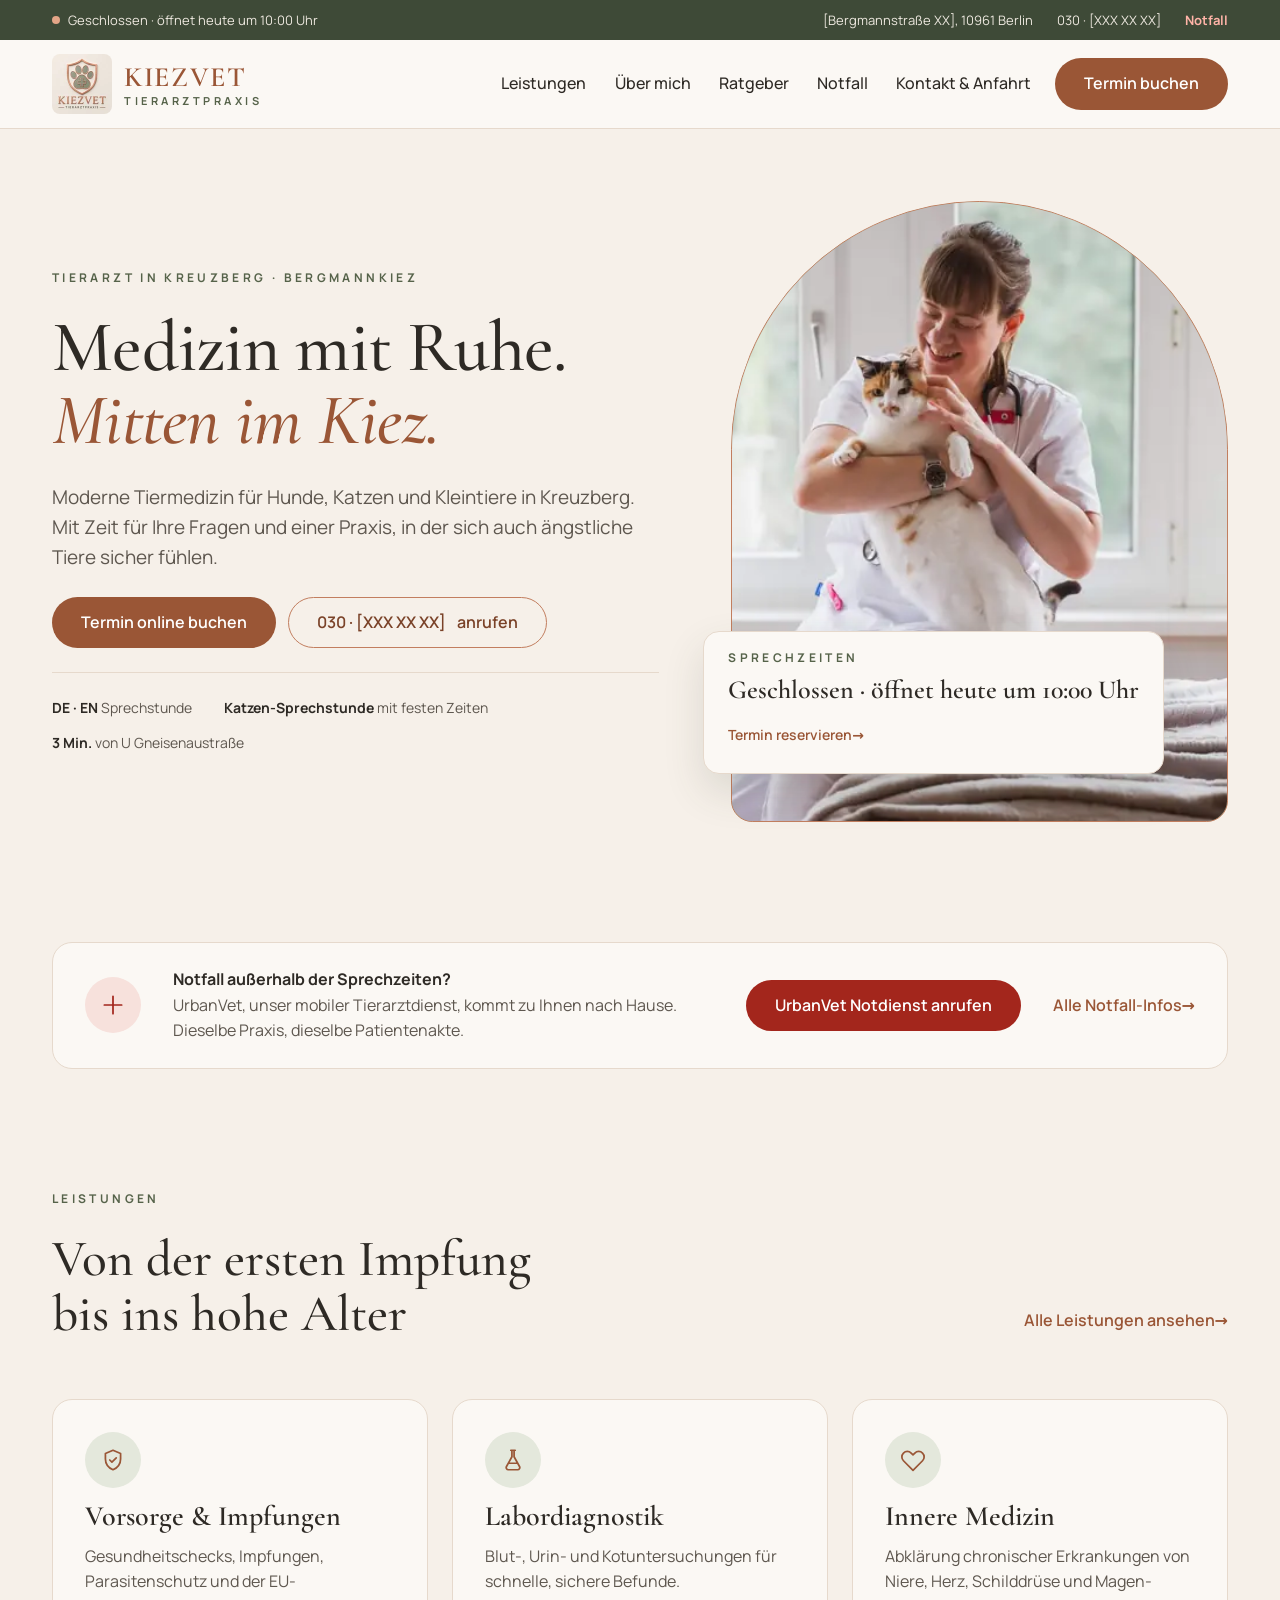
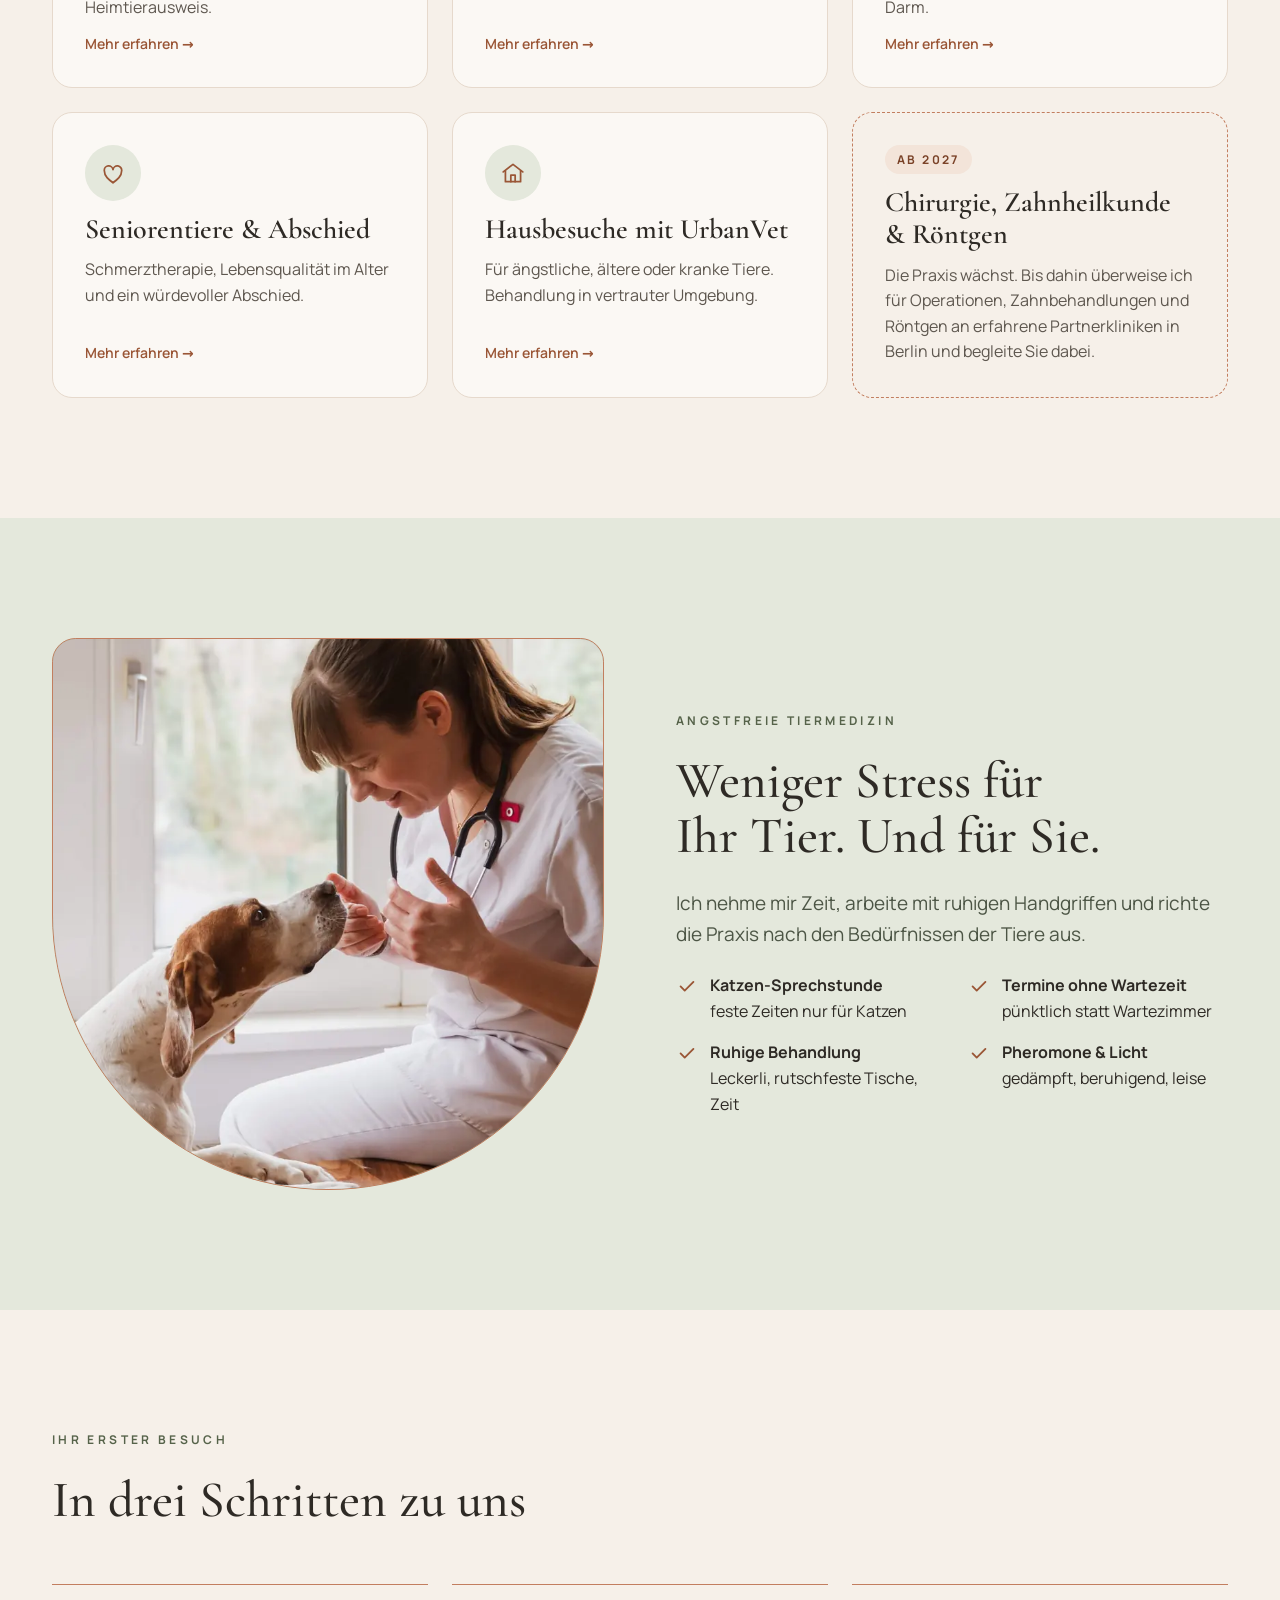
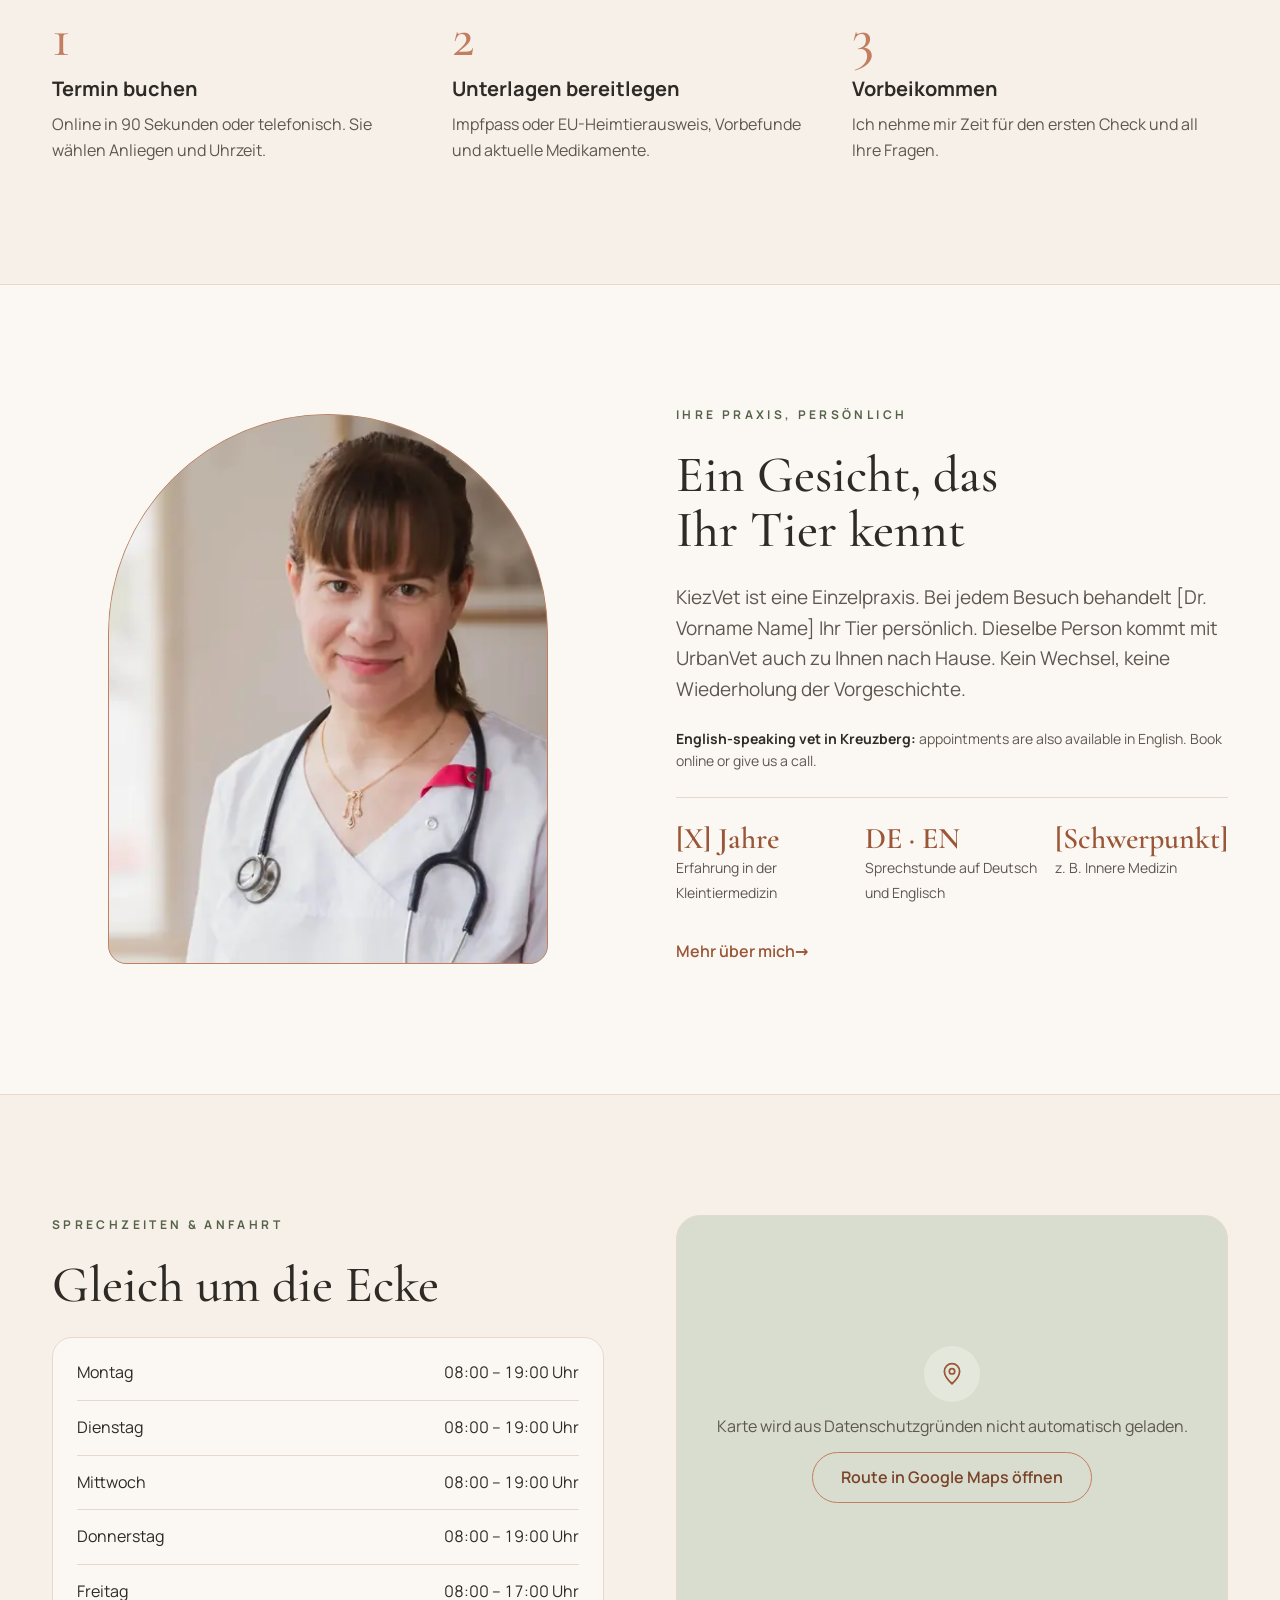
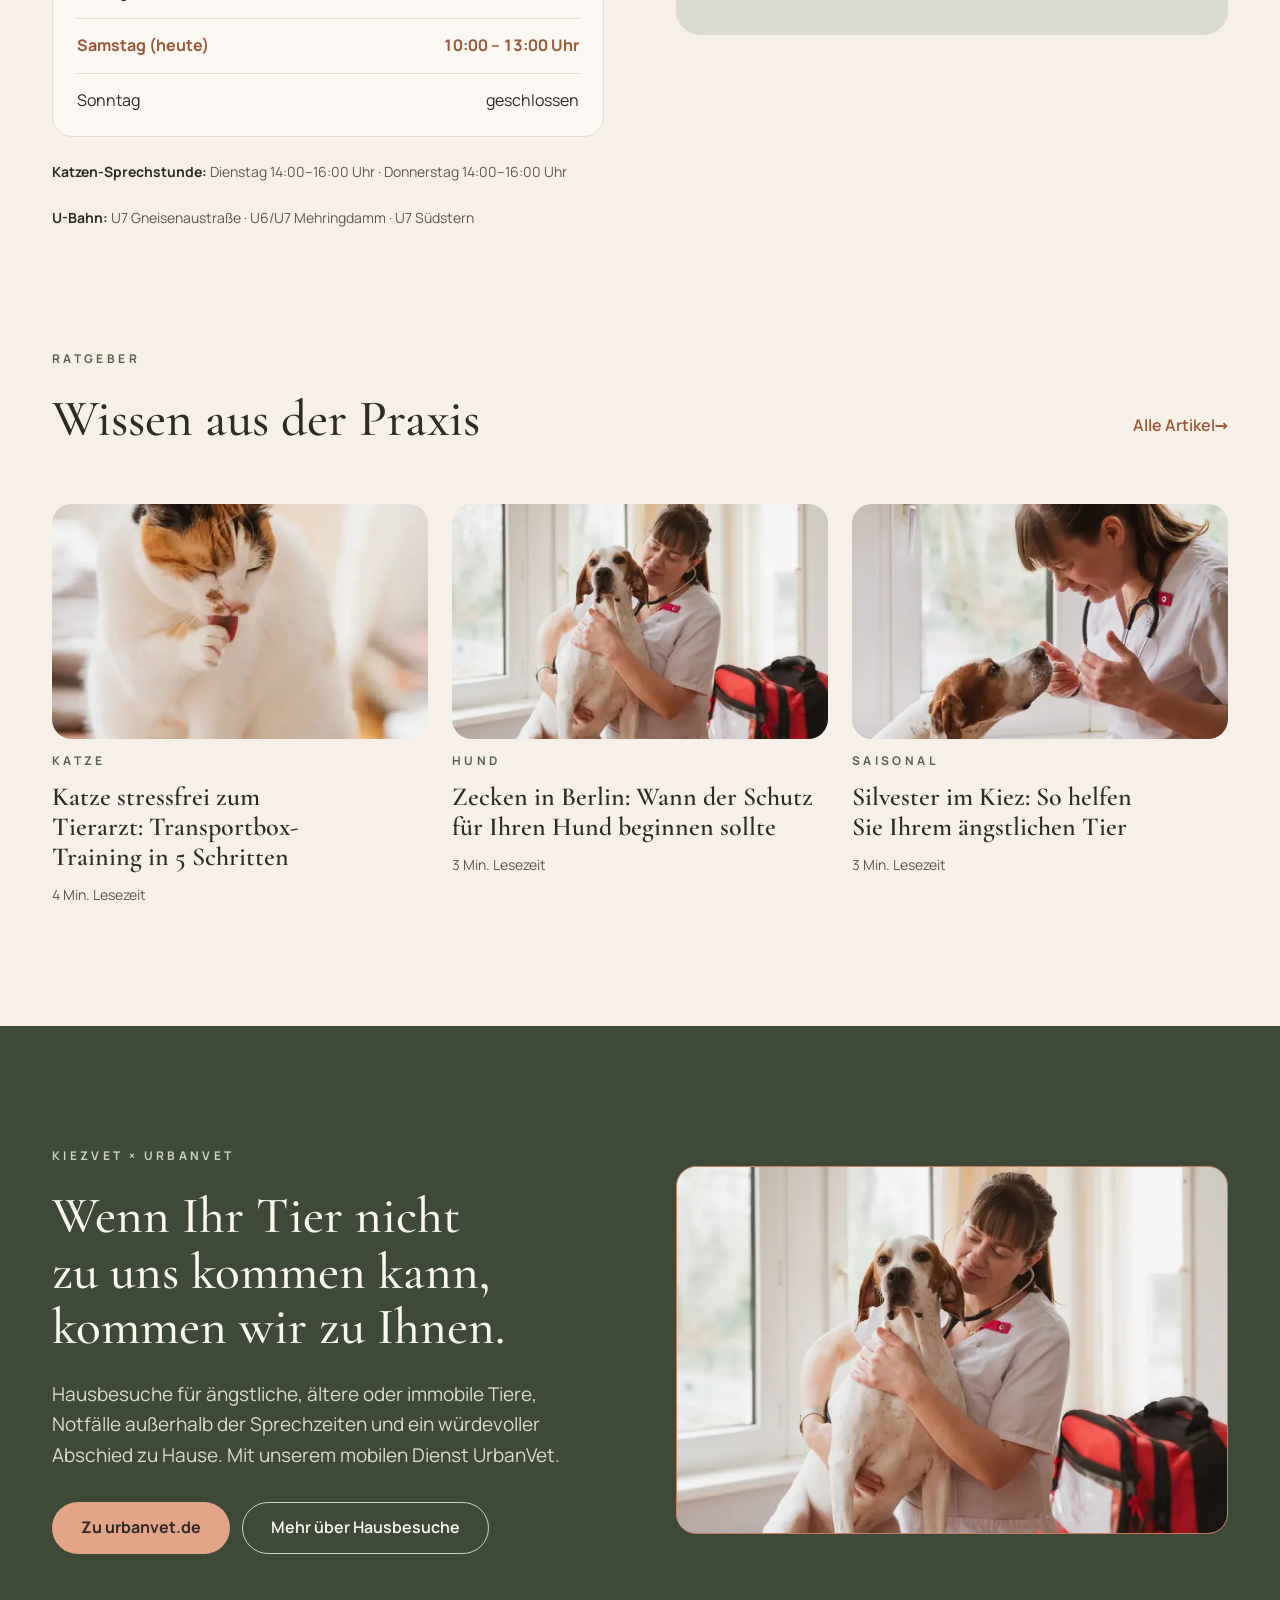
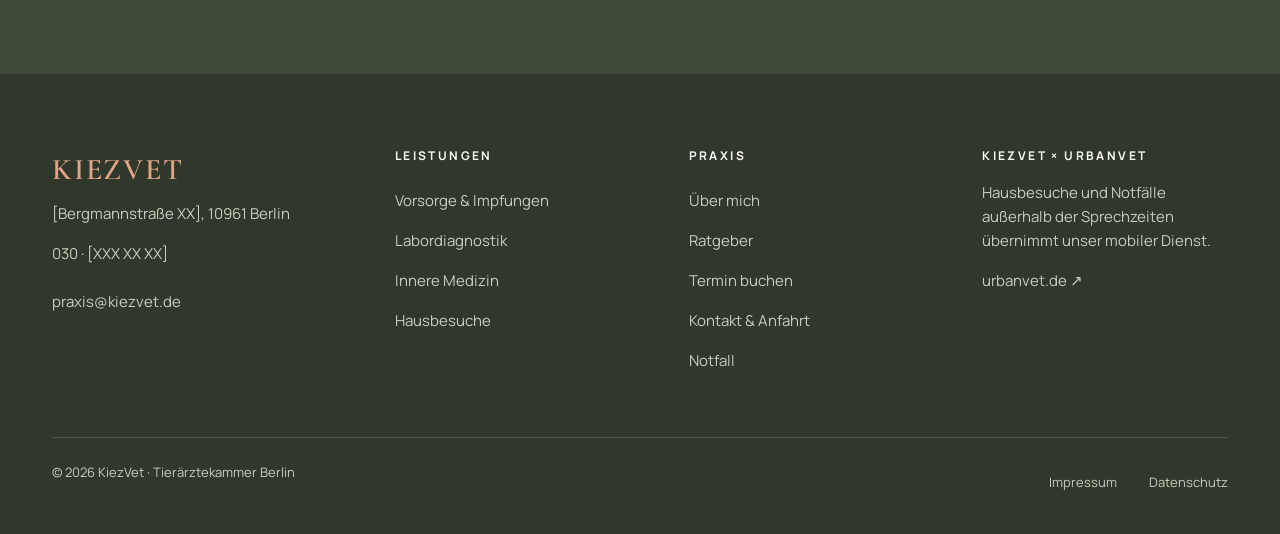
<file: index.html>
<!doctype html>
<html lang="de">
<head>
  <meta charset="utf-8">
  <meta name="viewport" content="width=device-width, initial-scale=1, viewport-fit=cover">
  <title>Tierarzt Kreuzberg – KiezVet, Ihre Praxis im Bergmannkiez</title>
  <meta name="description" content="Tierarztpraxis im Bergmannkiez, Berlin-Kreuzberg: Vorsorge, Impfungen, Labor und Innere Medizin für Hund, Katze und Kleintier. Online Termin buchen.">
  <meta name="theme-color" content="#3e4a37">
  <meta name="robots" content="index, follow, max-image-preview:large">
  <link rel="canonical" href="https://kiezvet.de/">
  <meta property="og:type" content="website">
  <meta property="og:site_name" content="KiezVet">
  <meta property="og:locale" content="de_DE">
  <meta property="og:title" content="Tierarzt Kreuzberg – KiezVet, Ihre Praxis im Bergmannkiez">
  <meta property="og:description" content="Tierarztpraxis im Bergmannkiez, Berlin-Kreuzberg: Vorsorge, Impfungen, Labor und Innere Medizin für Hund, Katze und Kleintier. Online Termin buchen.">
  <meta property="og:url" content="https://kiezvet.de/">
  <meta property="og:image" content="https://kiezvet.de/assets/img/og-image.jpg">
  <meta property="og:image:width" content="1200">
  <meta property="og:image:height" content="630">
  <meta property="og:image:alt" content="Tierärztin von KiezVet mit einer Katze im Arm">
  <meta name="twitter:card" content="summary_large_image">
  <link rel="icon" href="assets/img/favicon-48.png" type="image/png" sizes="48x48">
  <link rel="apple-touch-icon" href="apple-touch-icon.png">
  <link rel="preload" href="assets/fonts/manrope-normal-2.woff2" as="font" type="font/woff2" crossorigin>
  <link rel="stylesheet" href="assets/css/fonts.css">
  <link rel="stylesheet" href="assets/css/styles.css">
  <script type="application/ld+json">
  {
    "@context": "https://schema.org",
    "@type": "VeterinaryCare",
    "@id": "https://kiezvet.de/#praxis",
    "name": "KiezVet Tierarztpraxis",
    "url": "https://kiezvet.de/",
    "logo": "https://kiezvet.de/assets/img/logo-512.png",
    "image": "https://kiezvet.de/assets/img/og-image.jpg",
    "telephone": "+4930000000",
    "email": "praxis@kiezvet.de",
    "address": {
      "@type": "PostalAddress",
      "streetAddress": "[Bergmannstraße XX]",
      "postalCode": "10961",
      "addressLocality": "Berlin",
      "addressRegion": "Berlin",
      "addressCountry": "DE"
    },
    "areaServed": [
      "Berlin-Kreuzberg",
      "Bergmannkiez",
      "Berlin"
    ],
    "knowsLanguage": [
      "de",
      "en"
    ],
    "openingHoursSpecification": [
      {
        "@type": "OpeningHoursSpecification",
        "dayOfWeek": [
          "Monday",
          "Tuesday",
          "Wednesday",
          "Thursday"
        ],
        "opens": "08:00",
        "closes": "19:00"
      },
      {
        "@type": "OpeningHoursSpecification",
        "dayOfWeek": "Friday",
        "opens": "08:00",
        "closes": "17:00"
      },
      {
        "@type": "OpeningHoursSpecification",
        "dayOfWeek": "Saturday",
        "opens": "10:00",
        "closes": "13:00"
      }
    ],
    "sameAs": [
      "https://urbanvet.de"
    ]
  }
  </script>
  <link rel="preload" as="image" type="image/webp" imagesrcset="assets/img/hero-katze-480.webp 480w, assets/img/hero-katze-800.webp 800w, assets/img/hero-katze-1200.webp 1200w" imagesizes="(max-width: 1000px) min(100vw, 520px), 600px" fetchpriority="high">
</head>
<body>
<a class="skip-link" href="#main">Zum Inhalt springen</a>
<svg xmlns="http://www.w3.org/2000/svg" style="display:none" aria-hidden="true">
  <symbol id="i-shield" viewBox="0 0 24 24"><path d="M12 3l7 3v5c0 4.5-3 8.2-7 10-4-1.8-7-5.5-7-10V6l7-3z"/><path d="M9 12l2 2 4-4"/></symbol>
  <symbol id="i-lab" viewBox="0 0 24 24"><path d="M10 3h4M11 3v6l-5 9a2 2 0 0 0 1.7 3h8.6a2 2 0 0 0 1.7-3l-5-9V3M8 15h8"/></symbol>
  <symbol id="i-heart" viewBox="0 0 24 24"><path d="M20.8 5.6a5 5 0 0 0-7.1 0L12 7.3l-1.7-1.7a5 5 0 0 0-7.1 7.1L12 21.5l8.8-8.8a5 5 0 0 0 0-7.1z"/></symbol>
  <symbol id="i-home" viewBox="0 0 24 24"><path d="M3 11l9-7 9 7"/><path d="M5 10v10h14V10"/><path d="M10 20v-6h4v6"/></symbol>
  <symbol id="i-senior" viewBox="0 0 24 24"><path d="M12 21c-4-3-8-6-8-11a4 4 0 0 1 8-1 4 4 0 0 1 8 1c0 5-4 8-8 11z"/></symbol>
  <symbol id="i-check" viewBox="0 0 24 24"><path d="M5 12.5l4.5 4.5L19 7.5"/></symbol>
  <symbol id="i-plus" viewBox="0 0 24 24"><path d="M12 4v16M4 12h16"/></symbol>
  <symbol id="i-phone" viewBox="0 0 24 24"><path d="M5 4h4l2 5-2.5 1.5a11 11 0 0 0 5 5L15 13l5 2v4a2 2 0 0 1-2 2A16 16 0 0 1 3 6a2 2 0 0 1 2-2"/></symbol>
  <symbol id="i-calendar" viewBox="0 0 24 24"><rect x="4" y="5" width="16" height="15" rx="2"/><path d="M4 10h16M9 3v4M15 3v4"/></symbol>
  <symbol id="i-pin" viewBox="0 0 24 24"><path d="M12 21s-7-6.2-7-11.5A7 7 0 0 1 19 9.5C19 14.8 12 21 12 21z"/><circle cx="12" cy="9.5" r="2.5"/></symbol>
  <symbol id="i-menu" viewBox="0 0 24 24"><path d="M4 7h16M4 12h16M4 17h16"/></symbol>
  <symbol id="i-paw" viewBox="0 0 24 24"><circle cx="7" cy="9" r="1.8"/><circle cx="11" cy="6" r="1.8"/><circle cx="15" cy="6.5" r="1.8"/><circle cx="18" cy="10" r="1.8"/><path d="M12 11c-3 0-6 4-6 6.5 0 1.7 1.5 2.5 3 2.5 1.2 0 2-.5 3-.5s1.8.5 3 .5c1.5 0 3-.8 3-2.5 0-2.5-3-6.5-6-6.5z"/></symbol>
</svg>
<div class="utility-bar">
  <div class="container">
    <span class="status"><span class="dot" aria-hidden="true"></span><span data-open-status>Sprechzeiten siehe Kontakt</span></span>
    <span class="hide-sm" data-fill="address">[Bergmannstraße XX], 10961 Berlin</span>
    <a href="tel:+4930000000" data-tel="practice" data-fill="phone">030 · [XXX XX XX]</a>
    <a class="emergency-link" href="notfall.html">Notfall</a>
  </div>
</div>
<header class="site-header">
  <div class="container">
    <a class="brand" href="index.html" aria-label="KiezVet – zur Startseite">
      <img src="assets/img/logo-120.webp" alt="" width="60" height="60">
      <span class="brand-text"><span class="brand-name">KIEZVET</span><span class="brand-sub">TIERARZTPRAXIS</span></span>
    </a>
    <nav class="main-nav" id="main-nav" aria-label="Hauptnavigation">
      <ul>
        <li><a href="leistungen.html">Leistungen</a></li>
        <li><a href="ueber-mich.html">Über mich</a></li>
        <li><a href="ratgeber.html">Ratgeber</a></li>
        <li><a href="notfall.html">Notfall</a></li>
        <li><a href="kontakt.html">Kontakt & Anfahrt</a></li>
      </ul>
    </nav>
    <a class="btn btn--primary" href="termin.html">Termin buchen</a>
    <button class="nav-toggle" type="button" aria-expanded="false" aria-controls="main-nav" aria-label="Menü öffnen"><svg class="icon" aria-hidden="true"><use href="#i-menu"></use></svg></button>
  </div>
</header>

<main id="main">
<section class="hero">
  <div class="container hero-grid">
    <div class="hero-copy">
      <h1><span class="h1-kicker">Tierarzt in Kreuzberg · Bergmannkiez</span> Medizin mit Ruhe.<br><em>Mitten im Kiez.</em></h1>
      <p class="lead">Moderne Tiermedizin für Hunde, Katzen und Kleintiere in Kreuzberg. Mit Zeit für Ihre Fragen und einer Praxis, in der sich auch ängstliche Tiere sicher fühlen.</p>
      <div class="btn-row">
        <a class="btn btn--primary" href="termin.html">Termin online buchen</a>
        <a class="btn btn--secondary" href="tel:+4930000000" data-tel="practice"><span data-fill="phone">030 · [XXX XX XX]</span>&nbsp;anrufen</a>
      </div>
      <div class="trust-row">
        <span><strong>DE · EN</strong> Sprechstunde</span>
        <span><strong>Katzen-Sprechstunde</strong> mit festen Zeiten</span>
        <span><strong>3 Min.</strong> von U Gneisenaustraße</span>
      </div>
    </div>
    <div class="hero-media">
      <div class="frame frame--arch">
        <picture><source type="image/webp" srcset="assets/img/hero-katze-480.webp 480w, assets/img/hero-katze-800.webp 800w, assets/img/hero-katze-1200.webp 1200w" sizes="(max-width: 1000px) min(100vw, 520px), 600px"><img decoding="async" src="assets/img/hero-katze.jpg" alt="Tierärztin von KiezVet hält lächelnd eine dreifarbige Katze im Arm" class="pos-hero" width="1200" height="798" fetchpriority="high"></picture>
      </div>
      <div class="float-card">
        <span class="eyebrow">Sprechzeiten</span>
        <span class="big" data-open-status>Heute geöffnet</span>
        <a class="link-arrow small" href="termin.html">Termin reservieren</a>
      </div>
    </div>
  </div>
</section>

<section aria-label="Notfall-Hinweis">
  <div class="container">
    <div class="notice-band">
      <span class="icon-circle"><svg class="icon" aria-hidden="true"><use href="#i-plus"></use></svg></span>
      <div class="body">
        <strong>Notfall außerhalb der Sprechzeiten?</strong>
        <p class="muted">UrbanVet, unser mobiler Tierarztdienst, kommt zu Ihnen nach Hause. Dieselbe Praxis, dieselbe Patientenakte.</p>
      </div>
      <a class="btn btn--alert" href="tel:+4930000001" data-tel="urbanvet">UrbanVet Notdienst anrufen</a>
      <a class="link-arrow" href="notfall.html">Alle Notfall-Infos</a>
    </div>
  </div>
</section>

<section class="section">
  <div class="container stack-lg">
    <div class="section-head">
      <div class="stack">
        <span class="eyebrow">Leistungen</span>
        <h2>Von der ersten Impfung bis ins hohe Alter</h2>
      </div>
      <a class="link-arrow" href="leistungen.html">Alle Leistungen ansehen</a>
    </div>
    <div class="grid-3 grid-cards">
        <a class="card" href="leistungen.html#vorsorge">
          <span class="icon-circle"><svg class="icon" aria-hidden="true"><use href="#i-shield"></use></svg></span>
          <h3>Vorsorge &amp; Impfungen</h3>
          <p class="muted">Gesundheitschecks, Impfungen, Parasitenschutz und der EU-Heimtierausweis.</p>
          <span class="more">Mehr erfahren →</span>
        </a>
        <a class="card" href="leistungen.html#labor">
          <span class="icon-circle"><svg class="icon" aria-hidden="true"><use href="#i-lab"></use></svg></span>
          <h3>Labordiagnostik</h3>
          <p class="muted">Blut-, Urin- und Kotuntersuchungen für schnelle, sichere Befunde.</p>
          <span class="more">Mehr erfahren →</span>
        </a>
        <a class="card" href="leistungen.html#innere">
          <span class="icon-circle"><svg class="icon" aria-hidden="true"><use href="#i-heart"></use></svg></span>
          <h3>Innere Medizin</h3>
          <p class="muted">Abklärung chronischer Erkrankungen von Niere, Herz, Schilddrüse und Magen-Darm.</p>
          <span class="more">Mehr erfahren →</span>
        </a>
        <a class="card" href="leistungen.html#senioren">
          <span class="icon-circle"><svg class="icon" aria-hidden="true"><use href="#i-senior"></use></svg></span>
          <h3>Seniorentiere &amp; Abschied</h3>
          <p class="muted">Schmerztherapie, Lebensqualität im Alter und ein würdevoller Abschied.</p>
          <span class="more">Mehr erfahren →</span>
        </a>
        <a class="card" href="leistungen.html#hausbesuche">
          <span class="icon-circle"><svg class="icon" aria-hidden="true"><use href="#i-home"></use></svg></span>
          <h3>Hausbesuche mit UrbanVet</h3>
          <p class="muted">Für ängstliche, ältere oder kranke Tiere. Behandlung in vertrauter Umgebung.</p>
          <span class="more">Mehr erfahren →</span>
        </a>
        <div class="card card--future">
          <span class="badge">AB 2027</span>
          <h3>Chirurgie, Zahnheilkunde &amp; Röntgen</h3>
          <p class="muted">Die Praxis wächst. Bis dahin überweise ich für Operationen, Zahnbehandlungen und Röntgen an erfahrene Partnerkliniken in Berlin und begleite Sie dabei.</p>
        </div>
    </div>
  </div>
</section>

<section class="section section--sage">
  <div class="container split">
    <div class="frame frame--arch-down">
      <picture><source type="image/webp" srcset="assets/img/angstfrei-hund-480.webp 480w, assets/img/angstfrei-hund-800.webp 800w, assets/img/angstfrei-hund-1200.webp 1200w" sizes="(max-width: 1000px) min(100vw, 520px), 600px"><img decoding="async" src="assets/img/angstfrei-hund.jpg" alt="Angstfreie Behandlung: Ein Hund schnuppert vertrauensvoll an der Hand der Tierärztin" style="object-position:50% 40%" loading="lazy" width="1200" height="1803"></picture>
    </div>
    <div class="stack">
      <span class="eyebrow">Angstfreie Tiermedizin</span>
      <h2>Weniger Stress für Ihr Tier. Und für Sie.</h2>
      <p class="lead" style="color:#4c5545">Ich nehme mir Zeit, arbeite mit ruhigen Handgriffen und richte die Praxis nach den Bedürfnissen der Tiere aus.</p>
      <ul class="checklist">
        <li><svg class="icon" aria-hidden="true"><use href="#i-check"></use></svg><span><strong>Katzen-Sprechstunde</strong><br>feste Zeiten nur für Katzen</span></li>
        <li><svg class="icon" aria-hidden="true"><use href="#i-check"></use></svg><span><strong>Termine ohne Wartezeit</strong><br>pünktlich statt Wartezimmer</span></li>
        <li><svg class="icon" aria-hidden="true"><use href="#i-check"></use></svg><span><strong>Ruhige Behandlung</strong><br>Leckerli, rutschfeste Tische, Zeit</span></li>
        <li><svg class="icon" aria-hidden="true"><use href="#i-check"></use></svg><span><strong>Pheromone &amp; Licht</strong><br>gedämpft, beruhigend, leise</span></li>
      </ul>
    </div>
  </div>
</section>

<section class="section">
  <div class="container stack-lg">
    <div class="stack" style="max-width:640px">
      <span class="eyebrow">Ihr erster Besuch</span>
      <h2>In drei Schritten zu uns</h2>
    </div>
    <ol class="grid-3 steps" style="list-style:none;margin:0;padding:0">
      <li class="step"><span class="step-num" aria-hidden="true">1</span><h3>Termin buchen</h3><p class="muted">Online in 90 Sekunden oder telefonisch. Sie wählen Anliegen und Uhrzeit.</p></li>
      <li class="step"><span class="step-num" aria-hidden="true">2</span><h3>Unterlagen bereitlegen</h3><p class="muted">Impfpass oder EU-Heimtierausweis, Vorbefunde und aktuelle Medikamente.</p></li>
      <li class="step"><span class="step-num" aria-hidden="true">3</span><h3>Vorbeikommen</h3><p class="muted">Ich nehme mir Zeit für den ersten Check und all Ihre Fragen.</p></li>
    </ol>
  </div>
</section>

<section class="section section--linen">
  <div class="container split">
    <div class="frame frame--portrait">
      <picture><source type="image/webp" srcset="assets/img/portraet-480.webp 480w, assets/img/portraet-800.webp 800w, assets/img/portraet-1200.webp 1200w" sizes="(max-width: 1000px) min(100vw, 520px), 600px"><img decoding="async" src="assets/img/portraet.jpg" alt="Porträt der Tierärztin von KiezVet in Kreuzberg mit Stethoskop" class="pos-portrait" loading="lazy" width="1200" height="798"></picture>
    </div>
    <div class="stack">
      <span class="eyebrow">Ihre Praxis, persönlich</span>
      <h2>Ein Gesicht, das Ihr Tier kennt</h2>
      <p class="lead">KiezVet ist eine Einzelpraxis. Bei jedem Besuch behandelt [Dr. Vorname Name] Ihr Tier persönlich. Dieselbe Person kommt mit UrbanVet auch zu Ihnen nach Hause. Kein Wechsel, keine Wiederholung der Vorgeschichte.</p>
      <p lang="en" class="small muted"><strong style="color:var(--ink)">English-speaking vet in Kreuzberg:</strong> appointments are also available in English. Book online or give us a call.</p>
      <div class="facts">
        <div><div class="fact-value">[X] Jahre</div><span class="small muted">Erfahrung in der Kleintiermedizin</span></div>
        <div><div class="fact-value">DE · EN</div><span class="small muted">Sprechstunde auf Deutsch und Englisch</span></div>
        <div><div class="fact-value">[Schwerpunkt]</div><span class="small muted">z. B. Innere Medizin</span></div>
      </div>
      <a class="link-arrow" href="ueber-mich.html">Mehr über mich</a>
    </div>
  </div>
</section>

<section class="section">
  <div class="container split split--top">
    <div class="stack">
      <span class="eyebrow">Sprechzeiten &amp; Anfahrt</span>
      <h2>Gleich um die Ecke</h2>
      <div class="hours" data-hours-table>
        <div class="hours-row"><span>Mo – Do</span><span>08:00 – 19:00 Uhr</span></div>
        <div class="hours-row"><span>Fr</span><span>08:00 – 17:00 Uhr</span></div>
        <div class="hours-row"><span>Sa</span><span>10:00 – 13:00 Uhr</span></div>
      </div>
      <p class="small muted"><strong style="color:var(--ink)">Katzen-Sprechstunde:</strong> <span data-cat-hours>Di und Do 14–16 Uhr</span></p>
      <p class="small muted"><strong style="color:var(--ink)">U-Bahn:</strong> U7 Gneisenaustraße · U6/U7 Mehringdamm · U7 Südstern</p>
    </div>
    <div class="map-placeholder">
      <span class="icon-circle"><svg class="icon" aria-hidden="true"><use href="#i-pin"></use></svg></span>
      <p class="muted">Karte wird aus Datenschutzgründen nicht automatisch geladen.</p>
      <a class="btn btn--secondary" href="https://www.google.com/maps/search/?api=1&amp;query=KiezVet+Bergmannstra%C3%9Fe+Berlin" rel="noopener">Route in Google Maps öffnen</a>
    </div>
  </div>
</section>

<section class="section" style="padding-top:0">
  <div class="container stack-lg">
    <div class="section-head">
      <div class="stack"><span class="eyebrow">Ratgeber</span><h2>Wissen aus der Praxis</h2></div>
      <a class="link-arrow" href="ratgeber.html">Alle Artikel</a>
    </div>
    <div class="grid-3">
      <a class="post" href="ratgeber-katze-stressfrei-zum-tierarzt.html">
        <div class="post-media"><picture><source type="image/webp" srcset="assets/img/ratgeber-katze-480.webp 480w, assets/img/ratgeber-katze-800.webp 800w, assets/img/ratgeber-katze-1200.webp 1200w" sizes="(max-width: 700px) 100vw, 400px"><img decoding="async" src="assets/img/ratgeber-katze.jpg" alt="Eine dreifarbige Katze putzt sich entspannt die Pfote" width="1200" height="1803" loading="lazy"></picture></div>
        <span class="eyebrow">Katze</span>
        <h3 class="post-title">Katze stressfrei zum Tierarzt: Transportbox-Training in 5 Schritten</h3>
        <span class="small muted">4 Min. Lesezeit</span>
      </a>
      <a class="post" href="ratgeber-zecken-hund-berlin.html">
        <div class="post-media"><picture><source type="image/webp" srcset="assets/img/hausbesuch-hund-480.webp 480w, assets/img/hausbesuch-hund-800.webp 800w, assets/img/hausbesuch-hund-1200.webp 1200w" sizes="(max-width: 700px) 100vw, 400px"><img decoding="async" src="assets/img/hausbesuch-hund.jpg" alt="Die Tierärztin untersucht einen Hund mit dem Stethoskop" width="1200" height="798" loading="lazy"></picture></div>
        <span class="eyebrow">Hund</span>
        <h3 class="post-title">Zecken in Berlin: Wann der Schutz für Ihren Hund beginnen sollte</h3>
        <span class="small muted">3 Min. Lesezeit</span>
      </a>
      <a class="post" href="ratgeber-silvester-angst-hund-katze.html">
        <div class="post-media"><picture><source type="image/webp" srcset="assets/img/angstfrei-hund-480.webp 480w, assets/img/angstfrei-hund-800.webp 800w, assets/img/angstfrei-hund-1200.webp 1200w" sizes="(max-width: 700px) 100vw, 400px"><img decoding="async" src="assets/img/angstfrei-hund.jpg" alt="Ein Hund schnuppert vertrauensvoll an der Hand der Tierärztin" width="1200" height="1803" loading="lazy"></picture></div>
        <span class="eyebrow">Saisonal</span>
        <h3 class="post-title">Silvester im Kiez: So helfen Sie Ihrem ängstlichen Tier</h3>
        <span class="small muted">3 Min. Lesezeit</span>
      </a>
    </div>
  </div>
</section>

<section class="section section--dark urbanvet-band">
  <div class="container split">
    <div class="stack">
      <span class="eyebrow">KiezVet × UrbanVet</span>
      <h2>Wenn Ihr Tier nicht zu uns kommen kann, kommen wir zu Ihnen.</h2>
      <p class="lead">Hausbesuche für ängstliche, ältere oder immobile Tiere, Notfälle außerhalb der Sprechzeiten und ein würdevoller Abschied zu Hause. Mit unserem mobilen Dienst UrbanVet.</p>
      <div class="btn-row">
        <a class="btn btn--light" href="https://urbanvet.de" rel="noopener">Zu urbanvet.de</a>
        <a class="btn btn--ghost-light" href="leistungen.html#hausbesuche">Mehr über Hausbesuche</a>
      </div>
    </div>
    <div class="frame frame--wide">
      <picture><source type="image/webp" srcset="assets/img/hausbesuch-hund-480.webp 480w, assets/img/hausbesuch-hund-800.webp 800w, assets/img/hausbesuch-hund-1200.webp 1200w" sizes="(max-width: 1000px) min(100vw, 520px), 600px"><img decoding="async" src="assets/img/hausbesuch-hund.jpg" alt="Die Tierärztin hört einen Hund mit dem Stethoskop ab, daneben die rote Notfalltasche" class="pos-dog" loading="lazy" width="1200" height="798"></picture>
    </div>
  </div>
</section>
</main>

<footer class="site-footer">
  <div class="container">
    <div class="footer-grid">
      <div class="footer-col">
        <span class="footer-brand">KIEZVET</span>
        <span data-fill="address">[Bergmannstraße XX], 10961 Berlin</span>
        <a href="tel:+4930000000" data-tel="practice" data-fill="phone">030 · [XXX XX XX]</a>
        <a href="mailto:praxis@kiezvet.de" data-mail data-fill="email">praxis@kiezvet.de</a>
      </div>
      <div class="footer-col">
        <p class="footer-title">Leistungen</p>
        <ul>
          <li><a href="leistungen.html#vorsorge">Vorsorge &amp; Impfungen</a></li>
          <li><a href="leistungen.html#labor">Labordiagnostik</a></li>
          <li><a href="leistungen.html#innere">Innere Medizin</a></li>
          <li><a href="leistungen.html#hausbesuche">Hausbesuche</a></li>
        </ul>
      </div>
      <div class="footer-col">
        <p class="footer-title">Praxis</p>
        <ul>
          <li><a href="ueber-mich.html">Über mich</a></li>
          <li><a href="ratgeber.html">Ratgeber</a></li>
          <li><a href="termin.html">Termin buchen</a></li>
          <li><a href="kontakt.html">Kontakt &amp; Anfahrt</a></li>
          <li><a href="notfall.html">Notfall</a></li>
        </ul>
      </div>
      <div class="footer-col">
        <p class="footer-title">KiezVet × UrbanVet</p>
        <p>Hausbesuche und Notfälle außerhalb der Sprechzeiten übernimmt unser mobiler Dienst.</p>
        <a href="https://urbanvet.de" rel="noopener">urbanvet.de ↗</a>
      </div>
    </div>
    <div class="footer-bottom">
      <span>© <span data-year>2026</span> KiezVet · Tierärztekammer Berlin</span>
      <a href="impressum.html">Impressum</a>
      <a href="datenschutz.html">Datenschutz</a>
    </div>
  </div>
</footer>
<nav class="mobile-bar" aria-label="Schnellzugriff">
  <a href="tel:+4930000000" data-tel="practice"><svg class="icon" aria-hidden="true"><use href="#i-phone"></use></svg>Anrufen</a>
  <a class="is-primary" href="termin.html"><svg class="icon" aria-hidden="true"><use href="#i-calendar"></use></svg>Termin</a>
  <a class="is-alert" href="notfall.html"><svg class="icon" aria-hidden="true"><use href="#i-plus"></use></svg>Notfall</a>
</nav>

<script src="assets/js/config.js" defer></script>
<script src="assets/js/main.js" defer></script>
</body>
</html>
</file>
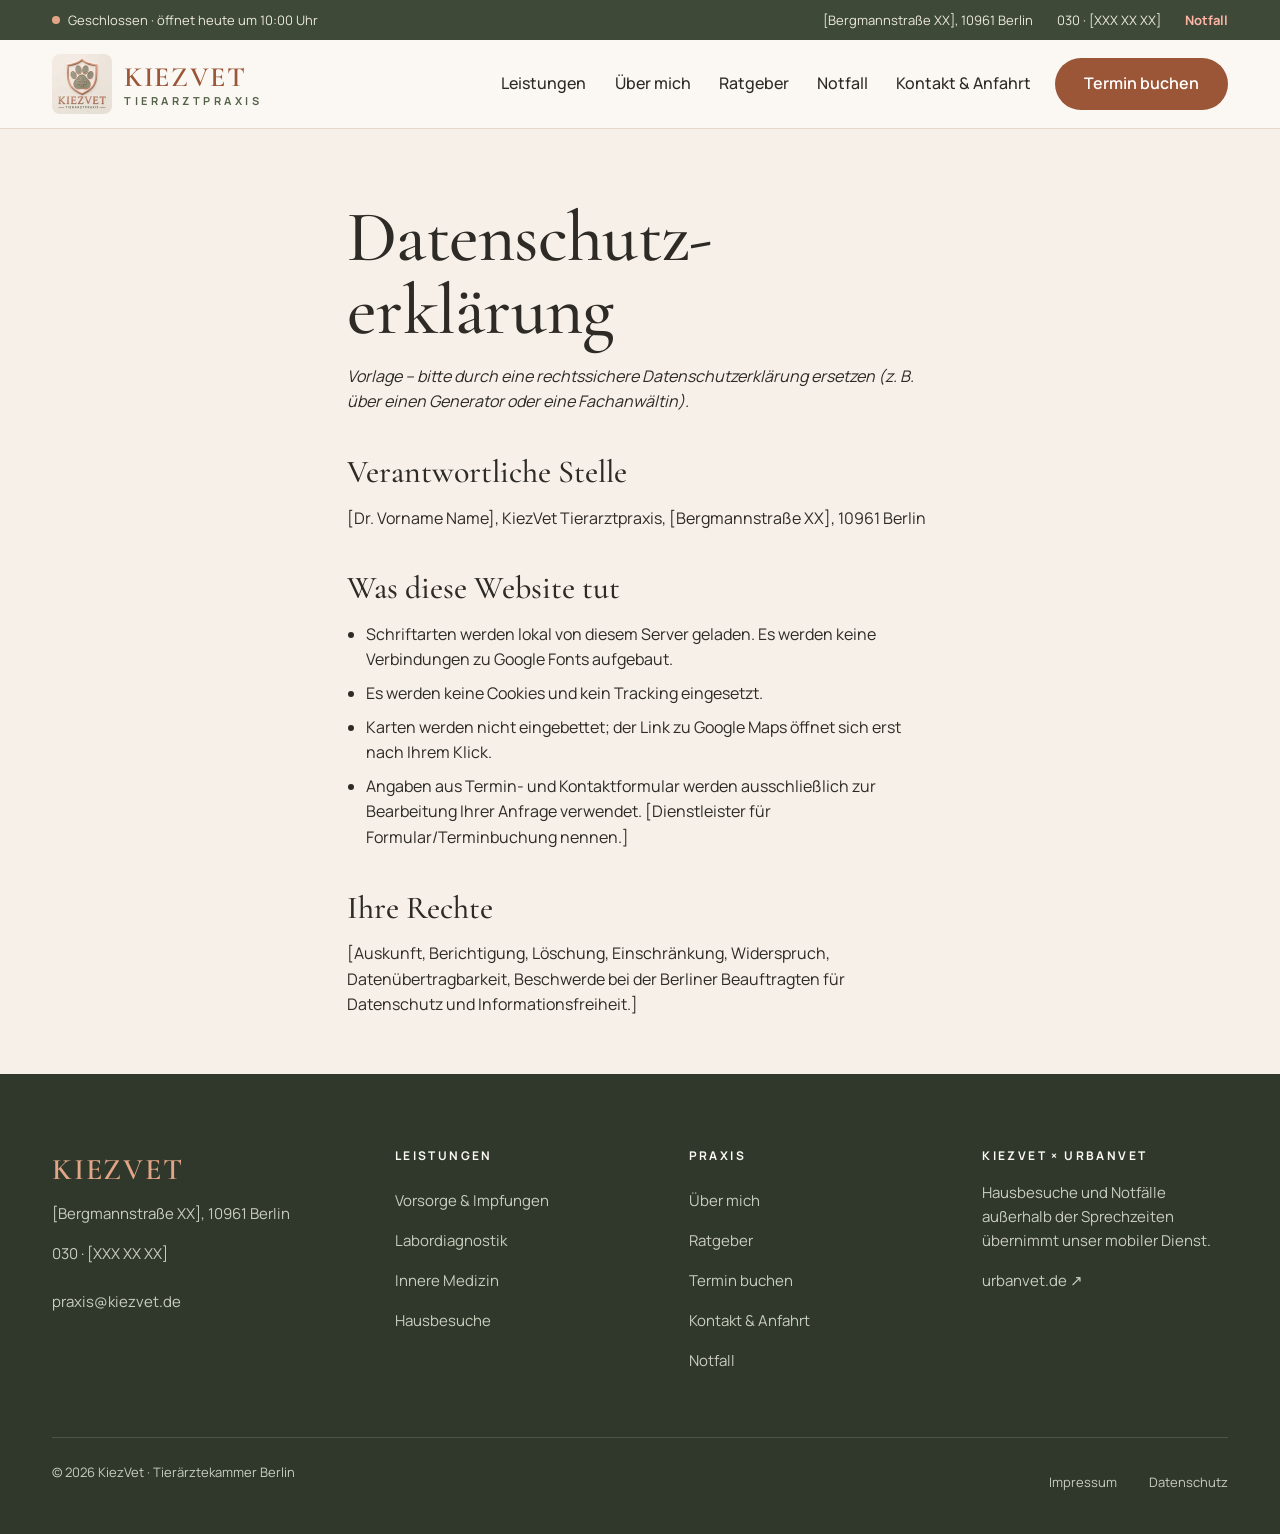
<file: datenschutz.html>
<!doctype html>
<html lang="de">
<head>
  <meta charset="utf-8">
  <meta name="viewport" content="width=device-width, initial-scale=1, viewport-fit=cover">
  <title>Datenschutz – KiezVet Tierarztpraxis</title>
  <meta name="description" content="Datenschutzerklärung der Tierarztpraxis KiezVet im Bergmannkiez, Berlin-Kreuzberg.">
  <meta name="theme-color" content="#3e4a37">
  <meta name="robots" content="noindex, follow">
  <link rel="canonical" href="https://kiezvet.de/datenschutz.html">
  <meta property="og:type" content="website">
  <meta property="og:site_name" content="KiezVet">
  <meta property="og:locale" content="de_DE">
  <meta property="og:title" content="Datenschutz – KiezVet Tierarztpraxis">
  <meta property="og:description" content="Datenschutzerklärung der Tierarztpraxis KiezVet im Bergmannkiez, Berlin-Kreuzberg.">
  <meta property="og:url" content="https://kiezvet.de/datenschutz.html">
  <meta property="og:image" content="https://kiezvet.de/assets/img/og-image.jpg">
  <meta property="og:image:width" content="1200">
  <meta property="og:image:height" content="630">
  <meta property="og:image:alt" content="Tierärztin von KiezVet mit einer Katze im Arm">
  <meta name="twitter:card" content="summary_large_image">
  <link rel="icon" href="assets/img/favicon-48.png" type="image/png" sizes="48x48">
  <link rel="apple-touch-icon" href="apple-touch-icon.png">
  <link rel="preload" href="assets/fonts/manrope-normal-2.woff2" as="font" type="font/woff2" crossorigin>
  <link rel="stylesheet" href="assets/css/fonts.css">
  <link rel="stylesheet" href="assets/css/styles.css">
</head>
<body>
<a class="skip-link" href="#main">Zum Inhalt springen</a>
<svg xmlns="http://www.w3.org/2000/svg" style="display:none" aria-hidden="true">
  <symbol id="i-shield" viewBox="0 0 24 24"><path d="M12 3l7 3v5c0 4.5-3 8.2-7 10-4-1.8-7-5.5-7-10V6l7-3z"/><path d="M9 12l2 2 4-4"/></symbol>
  <symbol id="i-lab" viewBox="0 0 24 24"><path d="M10 3h4M11 3v6l-5 9a2 2 0 0 0 1.7 3h8.6a2 2 0 0 0 1.7-3l-5-9V3M8 15h8"/></symbol>
  <symbol id="i-heart" viewBox="0 0 24 24"><path d="M20.8 5.6a5 5 0 0 0-7.1 0L12 7.3l-1.7-1.7a5 5 0 0 0-7.1 7.1L12 21.5l8.8-8.8a5 5 0 0 0 0-7.1z"/></symbol>
  <symbol id="i-home" viewBox="0 0 24 24"><path d="M3 11l9-7 9 7"/><path d="M5 10v10h14V10"/><path d="M10 20v-6h4v6"/></symbol>
  <symbol id="i-senior" viewBox="0 0 24 24"><path d="M12 21c-4-3-8-6-8-11a4 4 0 0 1 8-1 4 4 0 0 1 8 1c0 5-4 8-8 11z"/></symbol>
  <symbol id="i-check" viewBox="0 0 24 24"><path d="M5 12.5l4.5 4.5L19 7.5"/></symbol>
  <symbol id="i-plus" viewBox="0 0 24 24"><path d="M12 4v16M4 12h16"/></symbol>
  <symbol id="i-phone" viewBox="0 0 24 24"><path d="M5 4h4l2 5-2.5 1.5a11 11 0 0 0 5 5L15 13l5 2v4a2 2 0 0 1-2 2A16 16 0 0 1 3 6a2 2 0 0 1 2-2"/></symbol>
  <symbol id="i-calendar" viewBox="0 0 24 24"><rect x="4" y="5" width="16" height="15" rx="2"/><path d="M4 10h16M9 3v4M15 3v4"/></symbol>
  <symbol id="i-pin" viewBox="0 0 24 24"><path d="M12 21s-7-6.2-7-11.5A7 7 0 0 1 19 9.5C19 14.8 12 21 12 21z"/><circle cx="12" cy="9.5" r="2.5"/></symbol>
  <symbol id="i-menu" viewBox="0 0 24 24"><path d="M4 7h16M4 12h16M4 17h16"/></symbol>
  <symbol id="i-paw" viewBox="0 0 24 24"><circle cx="7" cy="9" r="1.8"/><circle cx="11" cy="6" r="1.8"/><circle cx="15" cy="6.5" r="1.8"/><circle cx="18" cy="10" r="1.8"/><path d="M12 11c-3 0-6 4-6 6.5 0 1.7 1.5 2.5 3 2.5 1.2 0 2-.5 3-.5s1.8.5 3 .5c1.5 0 3-.8 3-2.5 0-2.5-3-6.5-6-6.5z"/></symbol>
</svg>
<div class="utility-bar">
  <div class="container">
    <span class="status"><span class="dot" aria-hidden="true"></span><span data-open-status>Sprechzeiten siehe Kontakt</span></span>
    <span class="hide-sm" data-fill="address">[Bergmannstraße XX], 10961 Berlin</span>
    <a href="tel:+4930000000" data-tel="practice" data-fill="phone">030 · [XXX XX XX]</a>
    <a class="emergency-link" href="notfall.html">Notfall</a>
  </div>
</div>
<header class="site-header">
  <div class="container">
    <a class="brand" href="index.html" aria-label="KiezVet – zur Startseite">
      <img src="assets/img/logo-120.webp" alt="" width="60" height="60">
      <span class="brand-text"><span class="brand-name">KIEZVET</span><span class="brand-sub">TIERARZTPRAXIS</span></span>
    </a>
    <nav class="main-nav" id="main-nav" aria-label="Hauptnavigation">
      <ul>
        <li><a href="leistungen.html">Leistungen</a></li>
        <li><a href="ueber-mich.html">Über mich</a></li>
        <li><a href="ratgeber.html">Ratgeber</a></li>
        <li><a href="notfall.html">Notfall</a></li>
        <li><a href="kontakt.html">Kontakt & Anfahrt</a></li>
      </ul>
    </nav>
    <a class="btn btn--primary" href="termin.html">Termin buchen</a>
    <button class="nav-toggle" type="button" aria-expanded="false" aria-controls="main-nav" aria-label="Menü öffnen"><svg class="icon" aria-hidden="true"><use href="#i-menu"></use></svg></button>
  </div>
</header>

<main id="main">
<section class="page-hero">
  <div class="container prose">
    <h1>Datenschutz&shy;erklärung</h1>
    <p><em>Vorlage – bitte durch eine rechtssichere Datenschutzerklärung ersetzen (z. B. über einen Generator oder eine Fachanwältin).</em></p>
    <h2>Verantwortliche Stelle</h2>
    <p>[Dr. Vorname Name], KiezVet Tierarztpraxis, [Bergmannstraße XX], 10961 Berlin</p>
    <h2>Was diese Website tut</h2>
    <ul>
      <li>Schriftarten werden lokal von diesem Server geladen. Es werden keine Verbindungen zu Google Fonts aufgebaut.</li>
      <li>Es werden keine Cookies und kein Tracking eingesetzt.</li>
      <li>Karten werden nicht eingebettet; der Link zu Google Maps öffnet sich erst nach Ihrem Klick.</li>
      <li>Angaben aus Termin- und Kontaktformular werden ausschließlich zur Bearbeitung Ihrer Anfrage verwendet. [Dienstleister für Formular/Terminbuchung nennen.]</li>
    </ul>
    <h2>Ihre Rechte</h2>
    <p>[Auskunft, Berichtigung, Löschung, Einschränkung, Widerspruch, Datenübertragbarkeit, Beschwerde bei der Berliner Beauftragten für Datenschutz und Informationsfreiheit.]</p>
  </div>
</section>
</main>

<footer class="site-footer">
  <div class="container">
    <div class="footer-grid">
      <div class="footer-col">
        <span class="footer-brand">KIEZVET</span>
        <span data-fill="address">[Bergmannstraße XX], 10961 Berlin</span>
        <a href="tel:+4930000000" data-tel="practice" data-fill="phone">030 · [XXX XX XX]</a>
        <a href="mailto:praxis@kiezvet.de" data-mail data-fill="email">praxis@kiezvet.de</a>
      </div>
      <div class="footer-col">
        <p class="footer-title">Leistungen</p>
        <ul>
          <li><a href="leistungen.html#vorsorge">Vorsorge &amp; Impfungen</a></li>
          <li><a href="leistungen.html#labor">Labordiagnostik</a></li>
          <li><a href="leistungen.html#innere">Innere Medizin</a></li>
          <li><a href="leistungen.html#hausbesuche">Hausbesuche</a></li>
        </ul>
      </div>
      <div class="footer-col">
        <p class="footer-title">Praxis</p>
        <ul>
          <li><a href="ueber-mich.html">Über mich</a></li>
          <li><a href="ratgeber.html">Ratgeber</a></li>
          <li><a href="termin.html">Termin buchen</a></li>
          <li><a href="kontakt.html">Kontakt &amp; Anfahrt</a></li>
          <li><a href="notfall.html">Notfall</a></li>
        </ul>
      </div>
      <div class="footer-col">
        <p class="footer-title">KiezVet × UrbanVet</p>
        <p>Hausbesuche und Notfälle außerhalb der Sprechzeiten übernimmt unser mobiler Dienst.</p>
        <a href="https://urbanvet.de" rel="noopener">urbanvet.de ↗</a>
      </div>
    </div>
    <div class="footer-bottom">
      <span>© <span data-year>2026</span> KiezVet · Tierärztekammer Berlin</span>
      <a href="impressum.html">Impressum</a>
      <a href="datenschutz.html">Datenschutz</a>
    </div>
  </div>
</footer>
<nav class="mobile-bar" aria-label="Schnellzugriff">
  <a href="tel:+4930000000" data-tel="practice"><svg class="icon" aria-hidden="true"><use href="#i-phone"></use></svg>Anrufen</a>
  <a class="is-primary" href="termin.html"><svg class="icon" aria-hidden="true"><use href="#i-calendar"></use></svg>Termin</a>
  <a class="is-alert" href="notfall.html"><svg class="icon" aria-hidden="true"><use href="#i-plus"></use></svg>Notfall</a>
</nav>

<script src="assets/js/config.js" defer></script>
<script src="assets/js/main.js" defer></script>
</body>
</html>
</file>
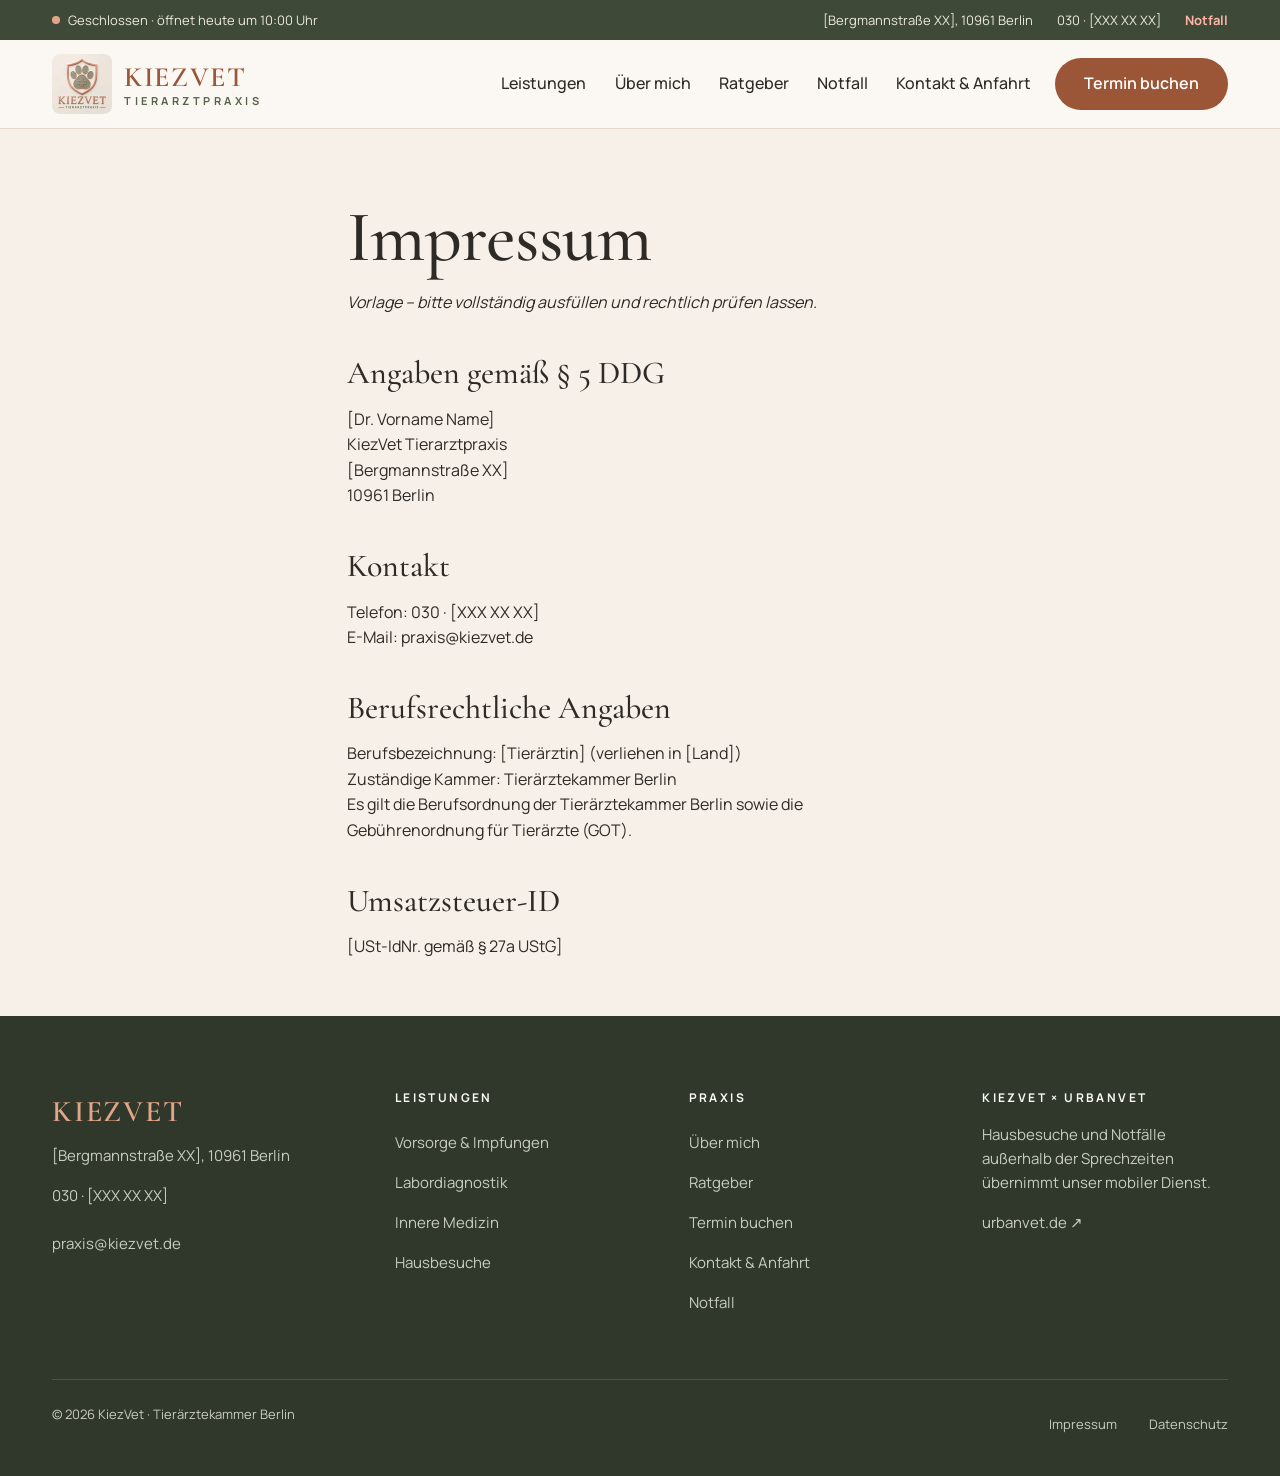
<file: impressum.html>
<!doctype html>
<html lang="de">
<head>
  <meta charset="utf-8">
  <meta name="viewport" content="width=device-width, initial-scale=1, viewport-fit=cover">
  <title>Impressum – KiezVet Tierarztpraxis</title>
  <meta name="description" content="Impressum der Tierarztpraxis KiezVet im Bergmannkiez, Berlin-Kreuzberg.">
  <meta name="theme-color" content="#3e4a37">
  <meta name="robots" content="noindex, follow">
  <link rel="canonical" href="https://kiezvet.de/impressum.html">
  <meta property="og:type" content="website">
  <meta property="og:site_name" content="KiezVet">
  <meta property="og:locale" content="de_DE">
  <meta property="og:title" content="Impressum – KiezVet Tierarztpraxis">
  <meta property="og:description" content="Impressum der Tierarztpraxis KiezVet im Bergmannkiez, Berlin-Kreuzberg.">
  <meta property="og:url" content="https://kiezvet.de/impressum.html">
  <meta property="og:image" content="https://kiezvet.de/assets/img/og-image.jpg">
  <meta property="og:image:width" content="1200">
  <meta property="og:image:height" content="630">
  <meta property="og:image:alt" content="Tierärztin von KiezVet mit einer Katze im Arm">
  <meta name="twitter:card" content="summary_large_image">
  <link rel="icon" href="assets/img/favicon-48.png" type="image/png" sizes="48x48">
  <link rel="apple-touch-icon" href="apple-touch-icon.png">
  <link rel="preload" href="assets/fonts/manrope-normal-2.woff2" as="font" type="font/woff2" crossorigin>
  <link rel="stylesheet" href="assets/css/fonts.css">
  <link rel="stylesheet" href="assets/css/styles.css">
</head>
<body>
<a class="skip-link" href="#main">Zum Inhalt springen</a>
<svg xmlns="http://www.w3.org/2000/svg" style="display:none" aria-hidden="true">
  <symbol id="i-shield" viewBox="0 0 24 24"><path d="M12 3l7 3v5c0 4.5-3 8.2-7 10-4-1.8-7-5.5-7-10V6l7-3z"/><path d="M9 12l2 2 4-4"/></symbol>
  <symbol id="i-lab" viewBox="0 0 24 24"><path d="M10 3h4M11 3v6l-5 9a2 2 0 0 0 1.7 3h8.6a2 2 0 0 0 1.7-3l-5-9V3M8 15h8"/></symbol>
  <symbol id="i-heart" viewBox="0 0 24 24"><path d="M20.8 5.6a5 5 0 0 0-7.1 0L12 7.3l-1.7-1.7a5 5 0 0 0-7.1 7.1L12 21.5l8.8-8.8a5 5 0 0 0 0-7.1z"/></symbol>
  <symbol id="i-home" viewBox="0 0 24 24"><path d="M3 11l9-7 9 7"/><path d="M5 10v10h14V10"/><path d="M10 20v-6h4v6"/></symbol>
  <symbol id="i-senior" viewBox="0 0 24 24"><path d="M12 21c-4-3-8-6-8-11a4 4 0 0 1 8-1 4 4 0 0 1 8 1c0 5-4 8-8 11z"/></symbol>
  <symbol id="i-check" viewBox="0 0 24 24"><path d="M5 12.5l4.5 4.5L19 7.5"/></symbol>
  <symbol id="i-plus" viewBox="0 0 24 24"><path d="M12 4v16M4 12h16"/></symbol>
  <symbol id="i-phone" viewBox="0 0 24 24"><path d="M5 4h4l2 5-2.5 1.5a11 11 0 0 0 5 5L15 13l5 2v4a2 2 0 0 1-2 2A16 16 0 0 1 3 6a2 2 0 0 1 2-2"/></symbol>
  <symbol id="i-calendar" viewBox="0 0 24 24"><rect x="4" y="5" width="16" height="15" rx="2"/><path d="M4 10h16M9 3v4M15 3v4"/></symbol>
  <symbol id="i-pin" viewBox="0 0 24 24"><path d="M12 21s-7-6.2-7-11.5A7 7 0 0 1 19 9.5C19 14.8 12 21 12 21z"/><circle cx="12" cy="9.5" r="2.5"/></symbol>
  <symbol id="i-menu" viewBox="0 0 24 24"><path d="M4 7h16M4 12h16M4 17h16"/></symbol>
  <symbol id="i-paw" viewBox="0 0 24 24"><circle cx="7" cy="9" r="1.8"/><circle cx="11" cy="6" r="1.8"/><circle cx="15" cy="6.5" r="1.8"/><circle cx="18" cy="10" r="1.8"/><path d="M12 11c-3 0-6 4-6 6.5 0 1.7 1.5 2.5 3 2.5 1.2 0 2-.5 3-.5s1.8.5 3 .5c1.5 0 3-.8 3-2.5 0-2.5-3-6.5-6-6.5z"/></symbol>
</svg>
<div class="utility-bar">
  <div class="container">
    <span class="status"><span class="dot" aria-hidden="true"></span><span data-open-status>Sprechzeiten siehe Kontakt</span></span>
    <span class="hide-sm" data-fill="address">[Bergmannstraße XX], 10961 Berlin</span>
    <a href="tel:+4930000000" data-tel="practice" data-fill="phone">030 · [XXX XX XX]</a>
    <a class="emergency-link" href="notfall.html">Notfall</a>
  </div>
</div>
<header class="site-header">
  <div class="container">
    <a class="brand" href="index.html" aria-label="KiezVet – zur Startseite">
      <img src="assets/img/logo-120.webp" alt="" width="60" height="60">
      <span class="brand-text"><span class="brand-name">KIEZVET</span><span class="brand-sub">TIERARZTPRAXIS</span></span>
    </a>
    <nav class="main-nav" id="main-nav" aria-label="Hauptnavigation">
      <ul>
        <li><a href="leistungen.html">Leistungen</a></li>
        <li><a href="ueber-mich.html">Über mich</a></li>
        <li><a href="ratgeber.html">Ratgeber</a></li>
        <li><a href="notfall.html">Notfall</a></li>
        <li><a href="kontakt.html">Kontakt & Anfahrt</a></li>
      </ul>
    </nav>
    <a class="btn btn--primary" href="termin.html">Termin buchen</a>
    <button class="nav-toggle" type="button" aria-expanded="false" aria-controls="main-nav" aria-label="Menü öffnen"><svg class="icon" aria-hidden="true"><use href="#i-menu"></use></svg></button>
  </div>
</header>

<main id="main">
<section class="page-hero">
  <div class="container prose">
    <h1>Impressum</h1>
    <p><em>Vorlage – bitte vollständig ausfüllen und rechtlich prüfen lassen.</em></p>
    <h2>Angaben gemäß § 5 DDG</h2>
    <p>[Dr. Vorname Name]<br>KiezVet Tierarztpraxis<br>[Bergmannstraße XX]<br>10961 Berlin</p>
    <h2>Kontakt</h2>
    <p>Telefon: <span data-fill="phone">030 · [XXX XX XX]</span><br>E-Mail: <span data-fill="email">praxis@kiezvet.de</span></p>
    <h2>Berufsrechtliche Angaben</h2>
    <p>Berufsbezeichnung: [Tierärztin] (verliehen in [Land])<br>Zuständige Kammer: Tierärztekammer Berlin<br>Es gilt die Berufsordnung der Tierärztekammer Berlin sowie die Gebührenordnung für Tierärzte (GOT).</p>
    <h2>Umsatzsteuer-ID</h2>
    <p>[USt-IdNr. gemäß § 27a UStG]</p>
  </div>
</section>
</main>

<footer class="site-footer">
  <div class="container">
    <div class="footer-grid">
      <div class="footer-col">
        <span class="footer-brand">KIEZVET</span>
        <span data-fill="address">[Bergmannstraße XX], 10961 Berlin</span>
        <a href="tel:+4930000000" data-tel="practice" data-fill="phone">030 · [XXX XX XX]</a>
        <a href="mailto:praxis@kiezvet.de" data-mail data-fill="email">praxis@kiezvet.de</a>
      </div>
      <div class="footer-col">
        <p class="footer-title">Leistungen</p>
        <ul>
          <li><a href="leistungen.html#vorsorge">Vorsorge &amp; Impfungen</a></li>
          <li><a href="leistungen.html#labor">Labordiagnostik</a></li>
          <li><a href="leistungen.html#innere">Innere Medizin</a></li>
          <li><a href="leistungen.html#hausbesuche">Hausbesuche</a></li>
        </ul>
      </div>
      <div class="footer-col">
        <p class="footer-title">Praxis</p>
        <ul>
          <li><a href="ueber-mich.html">Über mich</a></li>
          <li><a href="ratgeber.html">Ratgeber</a></li>
          <li><a href="termin.html">Termin buchen</a></li>
          <li><a href="kontakt.html">Kontakt &amp; Anfahrt</a></li>
          <li><a href="notfall.html">Notfall</a></li>
        </ul>
      </div>
      <div class="footer-col">
        <p class="footer-title">KiezVet × UrbanVet</p>
        <p>Hausbesuche und Notfälle außerhalb der Sprechzeiten übernimmt unser mobiler Dienst.</p>
        <a href="https://urbanvet.de" rel="noopener">urbanvet.de ↗</a>
      </div>
    </div>
    <div class="footer-bottom">
      <span>© <span data-year>2026</span> KiezVet · Tierärztekammer Berlin</span>
      <a href="impressum.html">Impressum</a>
      <a href="datenschutz.html">Datenschutz</a>
    </div>
  </div>
</footer>
<nav class="mobile-bar" aria-label="Schnellzugriff">
  <a href="tel:+4930000000" data-tel="practice"><svg class="icon" aria-hidden="true"><use href="#i-phone"></use></svg>Anrufen</a>
  <a class="is-primary" href="termin.html"><svg class="icon" aria-hidden="true"><use href="#i-calendar"></use></svg>Termin</a>
  <a class="is-alert" href="notfall.html"><svg class="icon" aria-hidden="true"><use href="#i-plus"></use></svg>Notfall</a>
</nav>

<script src="assets/js/config.js" defer></script>
<script src="assets/js/main.js" defer></script>
</body>
</html>
</file>
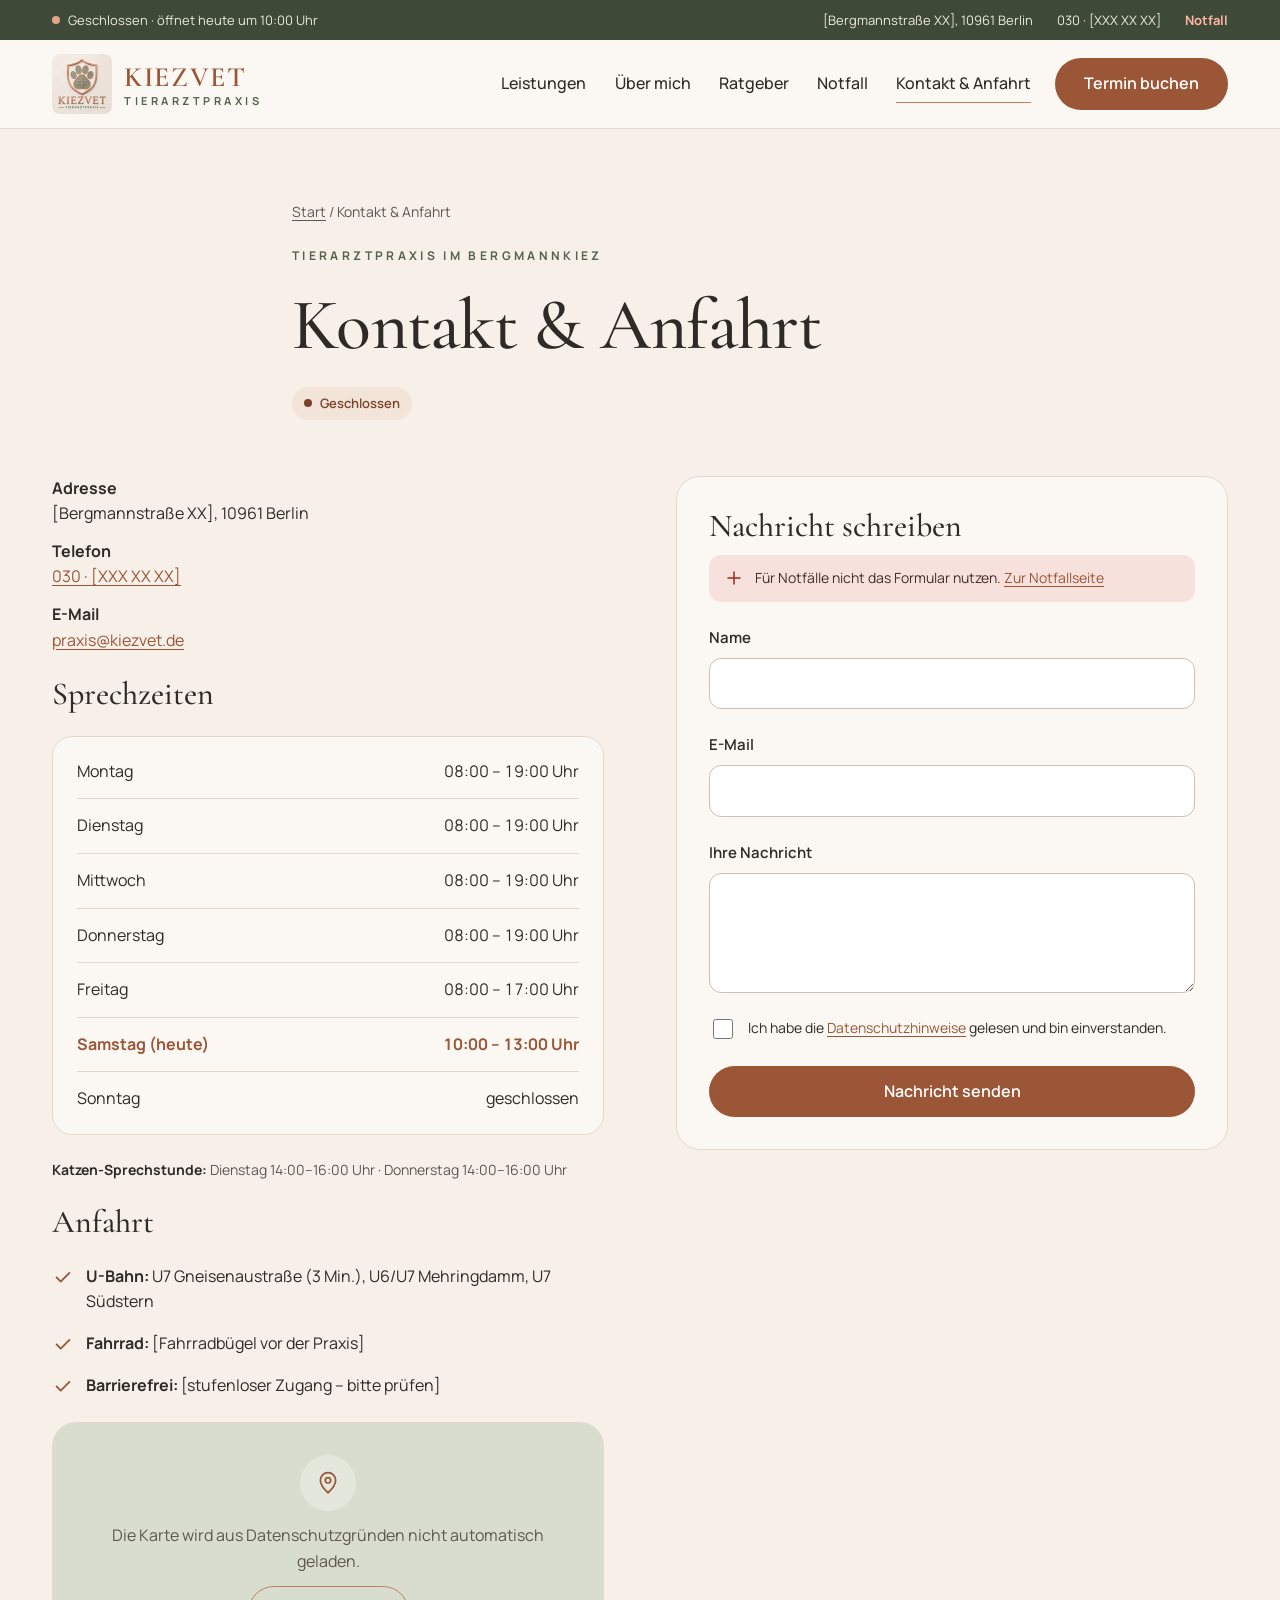
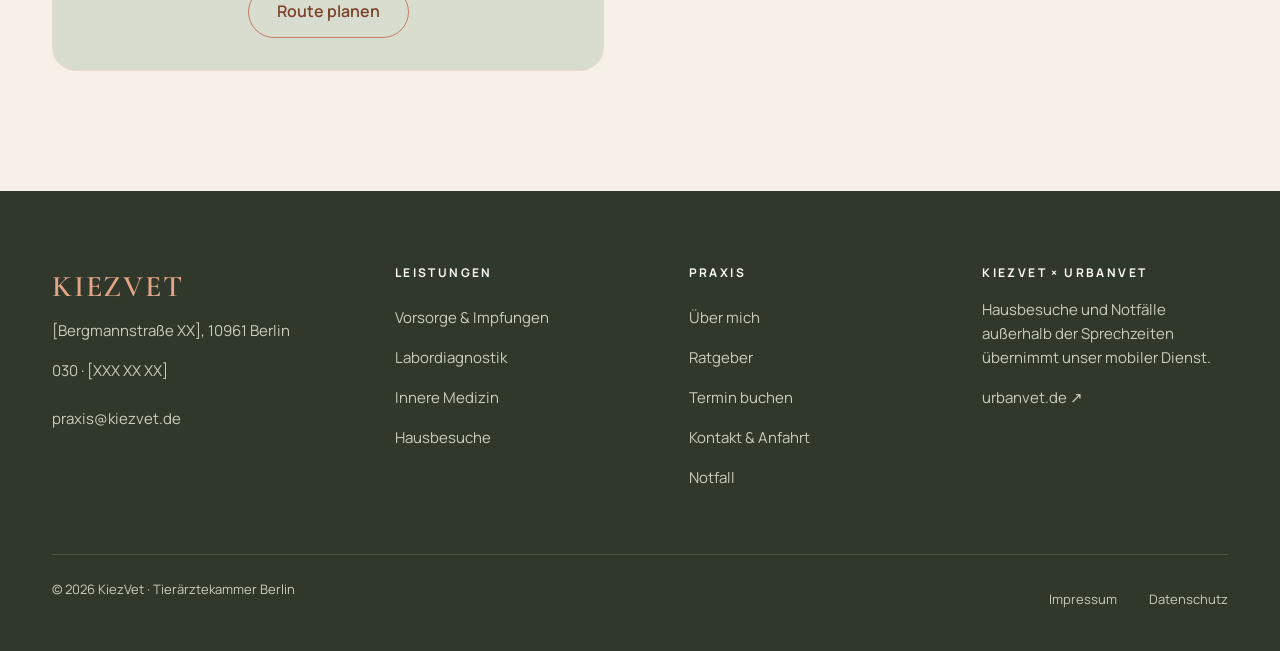
<file: kontakt.html>
<!doctype html>
<html lang="de">
<head>
  <meta charset="utf-8">
  <meta name="viewport" content="width=device-width, initial-scale=1, viewport-fit=cover">
  <title>Kontakt & Anfahrt – Tierarzt am Bergmannkiez | KiezVet</title>
  <meta name="description" content="Tierarztpraxis KiezVet im Bergmannkiez: Adresse, Telefon, Sprechzeiten und Anfahrt mit U7 Gneisenaustraße und U6/U7 Mehringdamm.">
  <meta name="theme-color" content="#3e4a37">
  <meta name="robots" content="index, follow, max-image-preview:large">
  <link rel="canonical" href="https://kiezvet.de/kontakt.html">
  <meta property="og:type" content="website">
  <meta property="og:site_name" content="KiezVet">
  <meta property="og:locale" content="de_DE">
  <meta property="og:title" content="Kontakt & Anfahrt – Tierarzt am Bergmannkiez | KiezVet">
  <meta property="og:description" content="Tierarztpraxis KiezVet im Bergmannkiez: Adresse, Telefon, Sprechzeiten und Anfahrt mit U7 Gneisenaustraße und U6/U7 Mehringdamm.">
  <meta property="og:url" content="https://kiezvet.de/kontakt.html">
  <meta property="og:image" content="https://kiezvet.de/assets/img/og-image.jpg">
  <meta property="og:image:width" content="1200">
  <meta property="og:image:height" content="630">
  <meta property="og:image:alt" content="Tierärztin von KiezVet mit einer Katze im Arm">
  <meta name="twitter:card" content="summary_large_image">
  <link rel="icon" href="assets/img/favicon-48.png" type="image/png" sizes="48x48">
  <link rel="apple-touch-icon" href="apple-touch-icon.png">
  <link rel="preload" href="assets/fonts/manrope-normal-2.woff2" as="font" type="font/woff2" crossorigin>
  <link rel="stylesheet" href="assets/css/fonts.css">
  <link rel="stylesheet" href="assets/css/styles.css">
  <script type="application/ld+json">
  {
    "@context": "https://schema.org",
    "@type": "VeterinaryCare",
    "@id": "https://kiezvet.de/#praxis",
    "name": "KiezVet Tierarztpraxis",
    "url": "https://kiezvet.de/",
    "logo": "https://kiezvet.de/assets/img/logo-512.png",
    "image": "https://kiezvet.de/assets/img/og-image.jpg",
    "telephone": "+4930000000",
    "email": "praxis@kiezvet.de",
    "address": {
      "@type": "PostalAddress",
      "streetAddress": "[Bergmannstraße XX]",
      "postalCode": "10961",
      "addressLocality": "Berlin",
      "addressRegion": "Berlin",
      "addressCountry": "DE"
    },
    "areaServed": [
      "Berlin-Kreuzberg",
      "Bergmannkiez",
      "Berlin"
    ],
    "knowsLanguage": [
      "de",
      "en"
    ],
    "openingHoursSpecification": [
      {
        "@type": "OpeningHoursSpecification",
        "dayOfWeek": [
          "Monday",
          "Tuesday",
          "Wednesday",
          "Thursday"
        ],
        "opens": "08:00",
        "closes": "19:00"
      },
      {
        "@type": "OpeningHoursSpecification",
        "dayOfWeek": "Friday",
        "opens": "08:00",
        "closes": "17:00"
      },
      {
        "@type": "OpeningHoursSpecification",
        "dayOfWeek": "Saturday",
        "opens": "10:00",
        "closes": "13:00"
      }
    ],
    "sameAs": [
      "https://urbanvet.de"
    ]
  }
  </script>
  <script type="application/ld+json">
  {
    "@context": "https://schema.org",
    "@type": "BreadcrumbList",
    "itemListElement": [
      {
        "@type": "ListItem",
        "position": 1,
        "name": "Start",
        "item": "https://kiezvet.de/"
      },
      {
        "@type": "ListItem",
        "position": 2,
        "name": "Kontakt & Anfahrt",
        "item": "https://kiezvet.de/kontakt.html"
      }
    ]
  }
  </script>
</head>
<body>
<a class="skip-link" href="#main">Zum Inhalt springen</a>
<svg xmlns="http://www.w3.org/2000/svg" style="display:none" aria-hidden="true">
  <symbol id="i-shield" viewBox="0 0 24 24"><path d="M12 3l7 3v5c0 4.5-3 8.2-7 10-4-1.8-7-5.5-7-10V6l7-3z"/><path d="M9 12l2 2 4-4"/></symbol>
  <symbol id="i-lab" viewBox="0 0 24 24"><path d="M10 3h4M11 3v6l-5 9a2 2 0 0 0 1.7 3h8.6a2 2 0 0 0 1.7-3l-5-9V3M8 15h8"/></symbol>
  <symbol id="i-heart" viewBox="0 0 24 24"><path d="M20.8 5.6a5 5 0 0 0-7.1 0L12 7.3l-1.7-1.7a5 5 0 0 0-7.1 7.1L12 21.5l8.8-8.8a5 5 0 0 0 0-7.1z"/></symbol>
  <symbol id="i-home" viewBox="0 0 24 24"><path d="M3 11l9-7 9 7"/><path d="M5 10v10h14V10"/><path d="M10 20v-6h4v6"/></symbol>
  <symbol id="i-senior" viewBox="0 0 24 24"><path d="M12 21c-4-3-8-6-8-11a4 4 0 0 1 8-1 4 4 0 0 1 8 1c0 5-4 8-8 11z"/></symbol>
  <symbol id="i-check" viewBox="0 0 24 24"><path d="M5 12.5l4.5 4.5L19 7.5"/></symbol>
  <symbol id="i-plus" viewBox="0 0 24 24"><path d="M12 4v16M4 12h16"/></symbol>
  <symbol id="i-phone" viewBox="0 0 24 24"><path d="M5 4h4l2 5-2.5 1.5a11 11 0 0 0 5 5L15 13l5 2v4a2 2 0 0 1-2 2A16 16 0 0 1 3 6a2 2 0 0 1 2-2"/></symbol>
  <symbol id="i-calendar" viewBox="0 0 24 24"><rect x="4" y="5" width="16" height="15" rx="2"/><path d="M4 10h16M9 3v4M15 3v4"/></symbol>
  <symbol id="i-pin" viewBox="0 0 24 24"><path d="M12 21s-7-6.2-7-11.5A7 7 0 0 1 19 9.5C19 14.8 12 21 12 21z"/><circle cx="12" cy="9.5" r="2.5"/></symbol>
  <symbol id="i-menu" viewBox="0 0 24 24"><path d="M4 7h16M4 12h16M4 17h16"/></symbol>
  <symbol id="i-paw" viewBox="0 0 24 24"><circle cx="7" cy="9" r="1.8"/><circle cx="11" cy="6" r="1.8"/><circle cx="15" cy="6.5" r="1.8"/><circle cx="18" cy="10" r="1.8"/><path d="M12 11c-3 0-6 4-6 6.5 0 1.7 1.5 2.5 3 2.5 1.2 0 2-.5 3-.5s1.8.5 3 .5c1.5 0 3-.8 3-2.5 0-2.5-3-6.5-6-6.5z"/></symbol>
</svg>
<div class="utility-bar">
  <div class="container">
    <span class="status"><span class="dot" aria-hidden="true"></span><span data-open-status>Sprechzeiten siehe Kontakt</span></span>
    <span class="hide-sm" data-fill="address">[Bergmannstraße XX], 10961 Berlin</span>
    <a href="tel:+4930000000" data-tel="practice" data-fill="phone">030 · [XXX XX XX]</a>
    <a class="emergency-link" href="notfall.html">Notfall</a>
  </div>
</div>
<header class="site-header">
  <div class="container">
    <a class="brand" href="index.html" aria-label="KiezVet – zur Startseite">
      <img src="assets/img/logo-120.webp" alt="" width="60" height="60">
      <span class="brand-text"><span class="brand-name">KIEZVET</span><span class="brand-sub">TIERARZTPRAXIS</span></span>
    </a>
    <nav class="main-nav" id="main-nav" aria-label="Hauptnavigation">
      <ul>
        <li><a href="leistungen.html">Leistungen</a></li>
        <li><a href="ueber-mich.html">Über mich</a></li>
        <li><a href="ratgeber.html">Ratgeber</a></li>
        <li><a href="notfall.html">Notfall</a></li>
        <li><a href="kontakt.html" aria-current="page">Kontakt & Anfahrt</a></li>
      </ul>
    </nav>
    <a class="btn btn--primary" href="termin.html">Termin buchen</a>
    <button class="nav-toggle" type="button" aria-expanded="false" aria-controls="main-nav" aria-label="Menü öffnen"><svg class="icon" aria-hidden="true"><use href="#i-menu"></use></svg></button>
  </div>
</header>

<main id="main">
<section class="page-hero">
  <div class="container stack">
    <nav class="breadcrumb" aria-label="Brotkrumen"><a href="index.html">Start</a> / Kontakt &amp; Anfahrt</nav>
    <h1><span class="h1-kicker">Tierarztpraxis im Bergmannkiez</span> Kontakt &amp; Anfahrt</h1>
    <span data-open-chip class="chip chip--open" style="align-self:flex-start"><span class="dot" aria-hidden="true"></span>Sprechzeiten</span>
  </div>
</section>
<section style="padding-bottom:var(--s-10)">
  <div class="container split split--top">
    <div class="stack">
      <ul class="contact-list">
        <li><strong>Adresse</strong><span data-fill="address">[Bergmannstraße XX], 10961 Berlin</span></li>
        <li><strong>Telefon</strong><a href="tel:+4930000000" data-tel="practice" data-fill="phone">030 · [XXX XX XX]</a></li>
        <li><strong>E-Mail</strong><a href="mailto:praxis@kiezvet.de" data-mail data-fill="email">praxis@kiezvet.de</a></li>
      </ul>
      <h2 style="font-size:2rem">Sprechzeiten</h2>
      <div class="hours" data-hours-table>
        <div class="hours-row"><span>Mo – Do</span><span>08:00 – 19:00 Uhr</span></div>
        <div class="hours-row"><span>Fr</span><span>08:00 – 17:00 Uhr</span></div>
        <div class="hours-row"><span>Sa</span><span>10:00 – 13:00 Uhr</span></div>
      </div>
      <p class="small muted"><strong style="color:var(--ink)">Katzen-Sprechstunde:</strong> <span data-cat-hours>Di und Do 14–16 Uhr</span></p>
      <h2 style="font-size:2rem">Anfahrt</h2>
      <ul class="checklist checklist--single">
        <li><svg class="icon" aria-hidden="true"><use href="#i-check"></use></svg><span><strong>U-Bahn:</strong> U7 Gneisenaustraße (3 Min.), U6/U7 Mehringdamm, U7 Südstern</span></li>
        <li><svg class="icon" aria-hidden="true"><use href="#i-check"></use></svg><span><strong>Fahrrad:</strong> [Fahrradbügel vor der Praxis]</span></li>
        <li><svg class="icon" aria-hidden="true"><use href="#i-check"></use></svg><span><strong>Barrierefrei:</strong> [stufenloser Zugang – bitte prüfen]</span></li>
      </ul>
      <div class="map-placeholder" style="min-height:240px">
        <span class="icon-circle"><svg class="icon" aria-hidden="true"><use href="#i-pin"></use></svg></span>
        <p class="muted">Die Karte wird aus Datenschutzgründen nicht automatisch geladen.</p>
        <a class="btn btn--secondary" href="https://www.google.com/maps/search/?api=1&amp;query=KiezVet+Bergmannstra%C3%9Fe+Berlin" rel="noopener">Route planen</a>
      </div>
    </div>
    <div class="booking" style="max-width:none">
      <h2 style="font-size:2rem;margin-bottom:var(--s-3)">Nachricht schreiben</h2>
      <div class="alert-strip" style="margin-bottom:var(--s-5)"><svg class="icon" aria-hidden="true"><use href="#i-plus"></use></svg><span>Für Notfälle nicht das Formular nutzen. <a href="notfall.html">Zur Notfallseite</a></span></div>
      <form class="form" id="contact-form" novalidate>
        <div class="field"><label for="c-name">Name</label><input id="c-name" name="name" autocomplete="name" required></div>
        <div class="field"><label for="c-mail">E-Mail</label><input id="c-mail" name="email" type="email" autocomplete="email" required></div>
        <div class="field"><label for="c-msg">Ihre Nachricht</label><textarea id="c-msg" name="message" required></textarea></div>
        <label class="check"><input id="c-privacy" type="checkbox" name="privacy" value="ja" required> <span>Ich habe die <a href="datenschutz.html">Datenschutzhinweise</a> gelesen und bin einverstanden.</span></label>
        <button class="btn btn--primary" type="submit">Nachricht senden</button>
      </form>
      <div class="form-success" id="contact-success" tabindex="-1" hidden>
        <strong>Danke für Ihre Nachricht.</strong>
        <p>Ich melde mich in der Regel innerhalb eines Werktages.</p>
      </div>
    </div>
  </div>
</section>
</main>

<footer class="site-footer">
  <div class="container">
    <div class="footer-grid">
      <div class="footer-col">
        <span class="footer-brand">KIEZVET</span>
        <span data-fill="address">[Bergmannstraße XX], 10961 Berlin</span>
        <a href="tel:+4930000000" data-tel="practice" data-fill="phone">030 · [XXX XX XX]</a>
        <a href="mailto:praxis@kiezvet.de" data-mail data-fill="email">praxis@kiezvet.de</a>
      </div>
      <div class="footer-col">
        <p class="footer-title">Leistungen</p>
        <ul>
          <li><a href="leistungen.html#vorsorge">Vorsorge &amp; Impfungen</a></li>
          <li><a href="leistungen.html#labor">Labordiagnostik</a></li>
          <li><a href="leistungen.html#innere">Innere Medizin</a></li>
          <li><a href="leistungen.html#hausbesuche">Hausbesuche</a></li>
        </ul>
      </div>
      <div class="footer-col">
        <p class="footer-title">Praxis</p>
        <ul>
          <li><a href="ueber-mich.html">Über mich</a></li>
          <li><a href="ratgeber.html">Ratgeber</a></li>
          <li><a href="termin.html">Termin buchen</a></li>
          <li><a href="kontakt.html">Kontakt &amp; Anfahrt</a></li>
          <li><a href="notfall.html">Notfall</a></li>
        </ul>
      </div>
      <div class="footer-col">
        <p class="footer-title">KiezVet × UrbanVet</p>
        <p>Hausbesuche und Notfälle außerhalb der Sprechzeiten übernimmt unser mobiler Dienst.</p>
        <a href="https://urbanvet.de" rel="noopener">urbanvet.de ↗</a>
      </div>
    </div>
    <div class="footer-bottom">
      <span>© <span data-year>2026</span> KiezVet · Tierärztekammer Berlin</span>
      <a href="impressum.html">Impressum</a>
      <a href="datenschutz.html">Datenschutz</a>
    </div>
  </div>
</footer>
<nav class="mobile-bar" aria-label="Schnellzugriff">
  <a href="tel:+4930000000" data-tel="practice"><svg class="icon" aria-hidden="true"><use href="#i-phone"></use></svg>Anrufen</a>
  <a class="is-primary" href="termin.html"><svg class="icon" aria-hidden="true"><use href="#i-calendar"></use></svg>Termin</a>
  <a class="is-alert" href="notfall.html"><svg class="icon" aria-hidden="true"><use href="#i-plus"></use></svg>Notfall</a>
</nav>

<script src="assets/js/config.js" defer></script>
<script src="assets/js/main.js" defer></script>
</body>
</html>
</file>
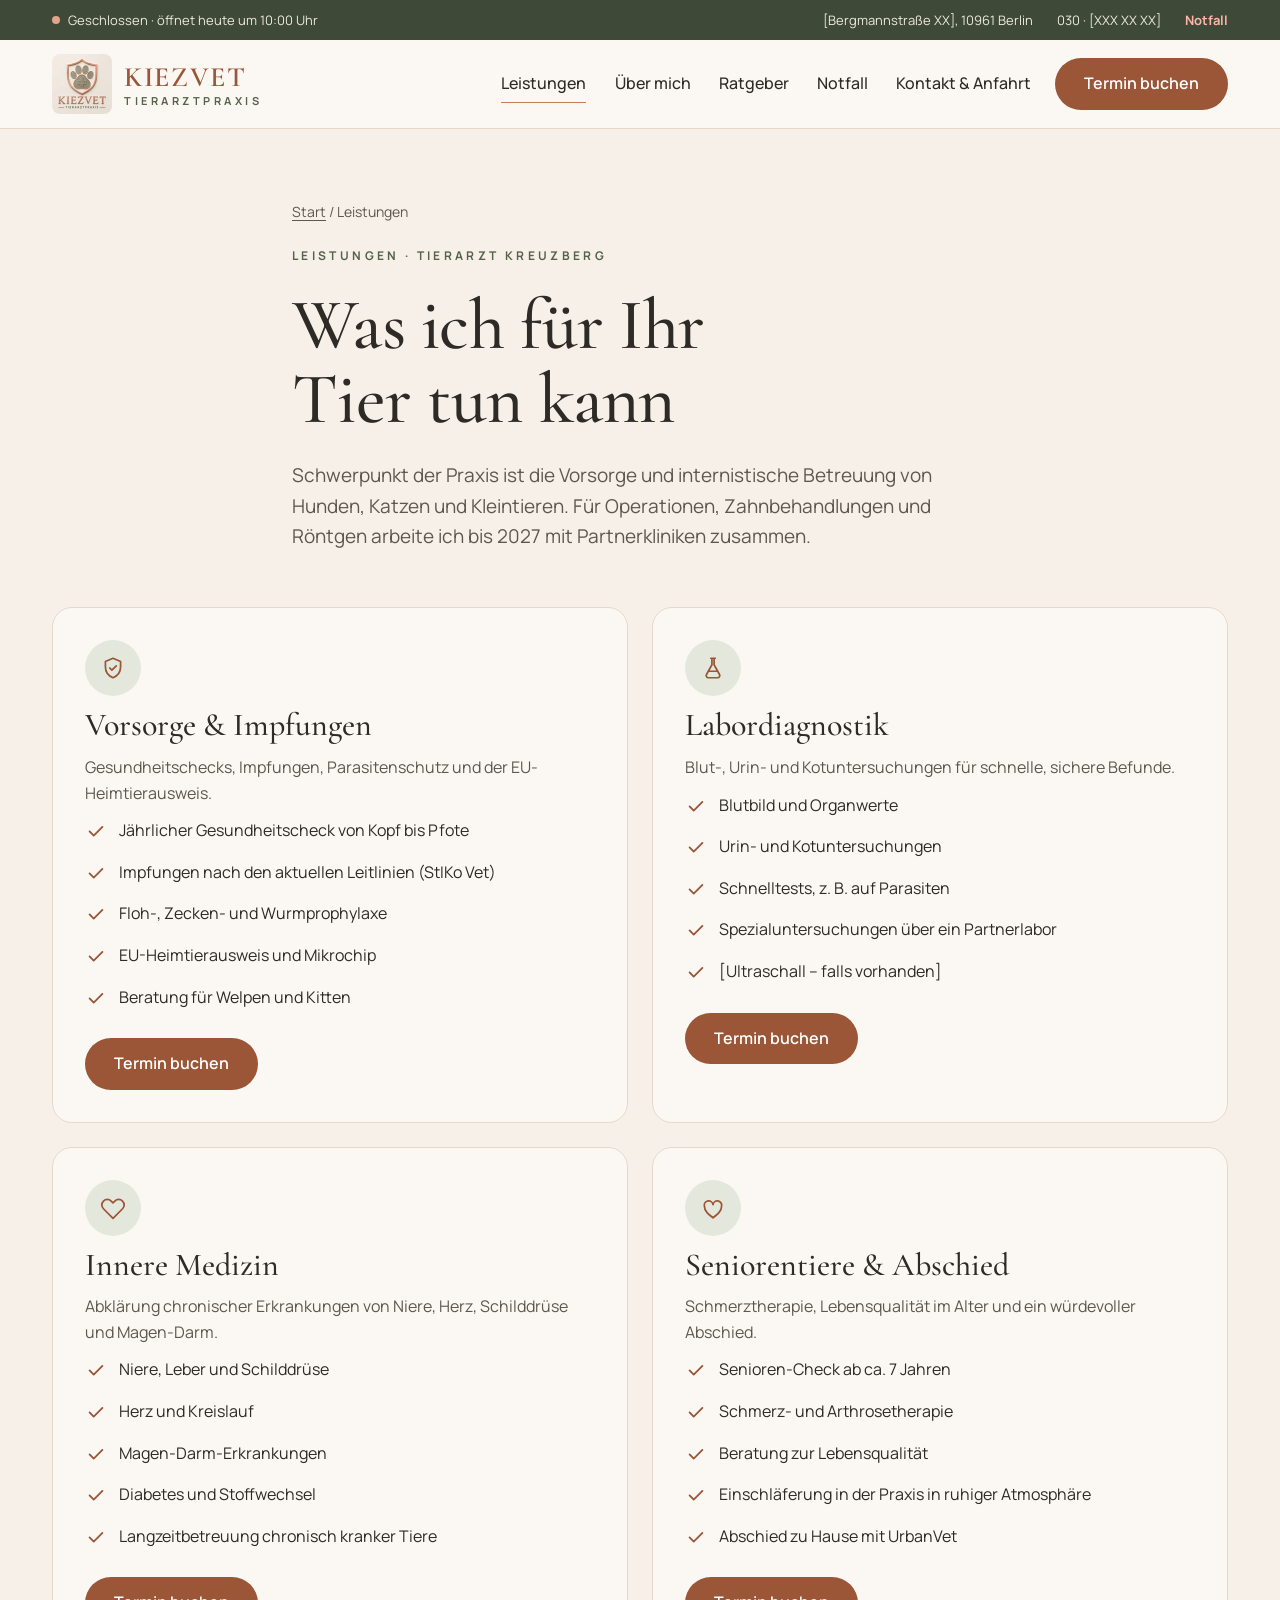
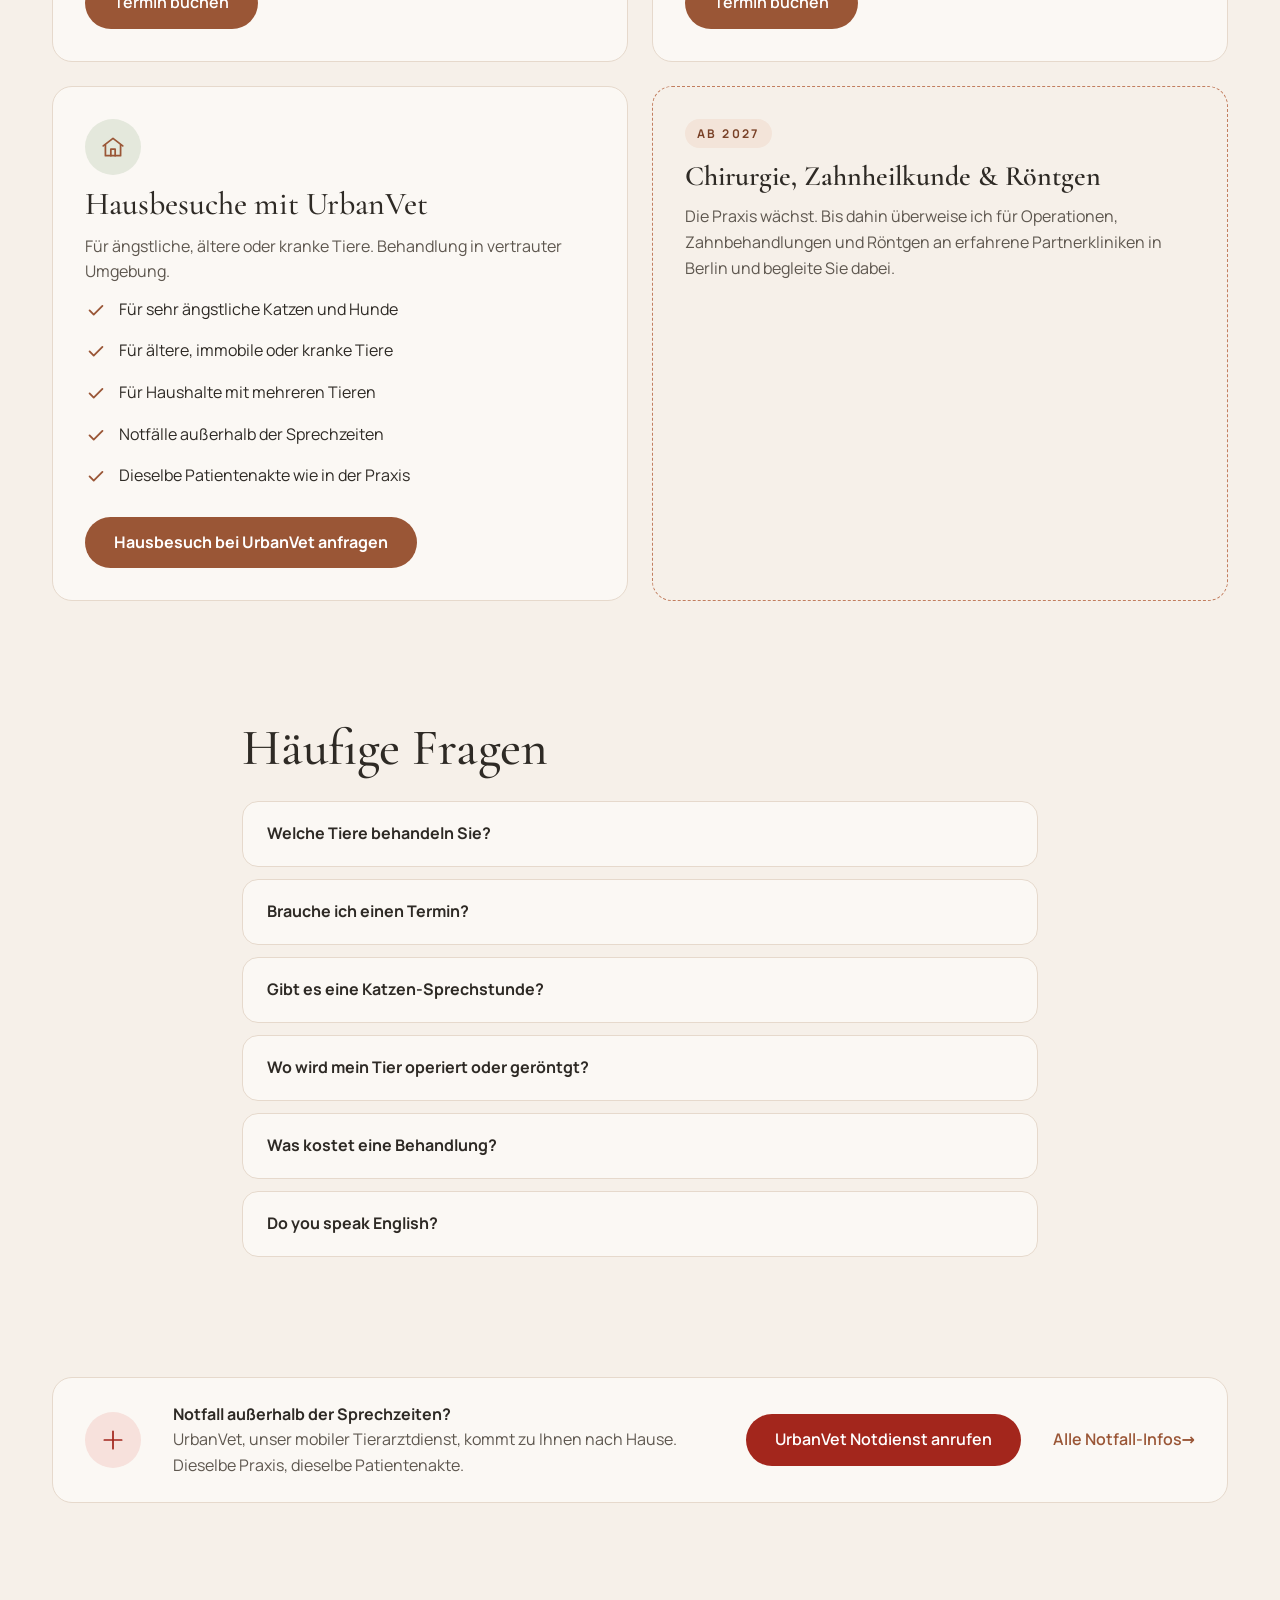
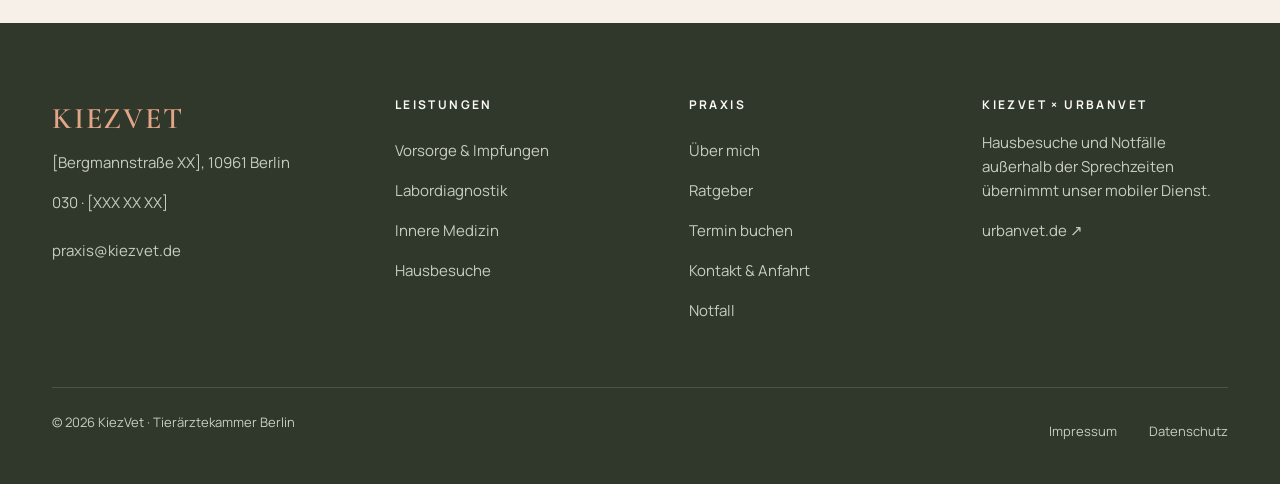
<file: leistungen.html>
<!doctype html>
<html lang="de">
<head>
  <meta charset="utf-8">
  <meta name="viewport" content="width=device-width, initial-scale=1, viewport-fit=cover">
  <title>Impfung, Vorsorge & Labor – Tierarzt Kreuzberg | KiezVet</title>
  <meta name="description" content="Impfungen, Gesundheitschecks, Blutuntersuchungen und Innere Medizin für Hunde, Katzen und Kleintiere in Kreuzberg. Plus Hausbesuche mit UrbanVet.">
  <meta name="theme-color" content="#3e4a37">
  <meta name="robots" content="index, follow, max-image-preview:large">
  <link rel="canonical" href="https://kiezvet.de/leistungen.html">
  <meta property="og:type" content="website">
  <meta property="og:site_name" content="KiezVet">
  <meta property="og:locale" content="de_DE">
  <meta property="og:title" content="Impfung, Vorsorge & Labor – Tierarzt Kreuzberg | KiezVet">
  <meta property="og:description" content="Impfungen, Gesundheitschecks, Blutuntersuchungen und Innere Medizin für Hunde, Katzen und Kleintiere in Kreuzberg. Plus Hausbesuche mit UrbanVet.">
  <meta property="og:url" content="https://kiezvet.de/leistungen.html">
  <meta property="og:image" content="https://kiezvet.de/assets/img/og-image.jpg">
  <meta property="og:image:width" content="1200">
  <meta property="og:image:height" content="630">
  <meta property="og:image:alt" content="Tierärztin von KiezVet mit einer Katze im Arm">
  <meta name="twitter:card" content="summary_large_image">
  <link rel="icon" href="assets/img/favicon-48.png" type="image/png" sizes="48x48">
  <link rel="apple-touch-icon" href="apple-touch-icon.png">
  <link rel="preload" href="assets/fonts/manrope-normal-2.woff2" as="font" type="font/woff2" crossorigin>
  <link rel="stylesheet" href="assets/css/fonts.css">
  <link rel="stylesheet" href="assets/css/styles.css">
  <script type="application/ld+json">
  {
    "@context": "https://schema.org",
    "@type": "BreadcrumbList",
    "itemListElement": [
      {
        "@type": "ListItem",
        "position": 1,
        "name": "Start",
        "item": "https://kiezvet.de/"
      },
      {
        "@type": "ListItem",
        "position": 2,
        "name": "Leistungen",
        "item": "https://kiezvet.de/leistungen.html"
      }
    ]
  }
  </script>
  <script type="application/ld+json">
  {
    "@context": "https://schema.org",
    "@type": "FAQPage",
    "mainEntity": [
      {
        "@type": "Question",
        "name": "Welche Tiere behandeln Sie?",
        "acceptedAnswer": {
          "@type": "Answer",
          "text": "Hunde, Katzen, Kaninchen, Meerschweinchen und andere Kleintiere. [Bitte ergänzen: Vögel, Reptilien?]"
        }
      },
      {
        "@type": "Question",
        "name": "Brauche ich einen Termin?",
        "acceptedAnswer": {
          "@type": "Answer",
          "text": "Ja. Ich arbeite mit Terminen, damit Sie nicht im Wartezimmer warten müssen. Sie buchen online oder telefonisch. Im Notfall rufen Sie bitte direkt an."
        }
      },
      {
        "@type": "Question",
        "name": "Gibt es eine Katzen-Sprechstunde?",
        "acceptedAnswer": {
          "@type": "Answer",
          "text": "Ja. Zu festen Zeiten sind nur Katzen in der Praxis, ohne Hunde im Wartebereich. Die Zeiten finden Sie unter Kontakt & Anfahrt."
        }
      },
      {
        "@type": "Question",
        "name": "Wo wird mein Tier operiert oder geröntgt?",
        "acceptedAnswer": {
          "@type": "Answer",
          "text": "Chirurgie, Zahnheilkunde und Röntgen bietet KiezVet ab 2027 an. Bis dahin überweise ich an erfahrene Partnerkliniken in Berlin und begleite Sie bei der Vor- und Nachsorge."
        }
      },
      {
        "@type": "Question",
        "name": "Was kostet eine Behandlung?",
        "acceptedAnswer": {
          "@type": "Answer",
          "text": "Tierärztliche Leistungen werden nach der Gebührenordnung für Tierärzte (GOT) abgerechnet. Der Preis hängt vom Aufwand ab. Für planbare Behandlungen erhalten Sie auf Wunsch vorab einen Kostenvoranschlag."
        }
      },
      {
        "@type": "Question",
        "name": "Do you speak English?",
        "acceptedAnswer": {
          "@type": "Answer",
          "text": "Yes. Appointments are available in English. You can book online or call the practice."
        }
      }
    ]
  }
  </script>
</head>
<body>
<a class="skip-link" href="#main">Zum Inhalt springen</a>
<svg xmlns="http://www.w3.org/2000/svg" style="display:none" aria-hidden="true">
  <symbol id="i-shield" viewBox="0 0 24 24"><path d="M12 3l7 3v5c0 4.5-3 8.2-7 10-4-1.8-7-5.5-7-10V6l7-3z"/><path d="M9 12l2 2 4-4"/></symbol>
  <symbol id="i-lab" viewBox="0 0 24 24"><path d="M10 3h4M11 3v6l-5 9a2 2 0 0 0 1.7 3h8.6a2 2 0 0 0 1.7-3l-5-9V3M8 15h8"/></symbol>
  <symbol id="i-heart" viewBox="0 0 24 24"><path d="M20.8 5.6a5 5 0 0 0-7.1 0L12 7.3l-1.7-1.7a5 5 0 0 0-7.1 7.1L12 21.5l8.8-8.8a5 5 0 0 0 0-7.1z"/></symbol>
  <symbol id="i-home" viewBox="0 0 24 24"><path d="M3 11l9-7 9 7"/><path d="M5 10v10h14V10"/><path d="M10 20v-6h4v6"/></symbol>
  <symbol id="i-senior" viewBox="0 0 24 24"><path d="M12 21c-4-3-8-6-8-11a4 4 0 0 1 8-1 4 4 0 0 1 8 1c0 5-4 8-8 11z"/></symbol>
  <symbol id="i-check" viewBox="0 0 24 24"><path d="M5 12.5l4.5 4.5L19 7.5"/></symbol>
  <symbol id="i-plus" viewBox="0 0 24 24"><path d="M12 4v16M4 12h16"/></symbol>
  <symbol id="i-phone" viewBox="0 0 24 24"><path d="M5 4h4l2 5-2.5 1.5a11 11 0 0 0 5 5L15 13l5 2v4a2 2 0 0 1-2 2A16 16 0 0 1 3 6a2 2 0 0 1 2-2"/></symbol>
  <symbol id="i-calendar" viewBox="0 0 24 24"><rect x="4" y="5" width="16" height="15" rx="2"/><path d="M4 10h16M9 3v4M15 3v4"/></symbol>
  <symbol id="i-pin" viewBox="0 0 24 24"><path d="M12 21s-7-6.2-7-11.5A7 7 0 0 1 19 9.5C19 14.8 12 21 12 21z"/><circle cx="12" cy="9.5" r="2.5"/></symbol>
  <symbol id="i-menu" viewBox="0 0 24 24"><path d="M4 7h16M4 12h16M4 17h16"/></symbol>
  <symbol id="i-paw" viewBox="0 0 24 24"><circle cx="7" cy="9" r="1.8"/><circle cx="11" cy="6" r="1.8"/><circle cx="15" cy="6.5" r="1.8"/><circle cx="18" cy="10" r="1.8"/><path d="M12 11c-3 0-6 4-6 6.5 0 1.7 1.5 2.5 3 2.5 1.2 0 2-.5 3-.5s1.8.5 3 .5c1.5 0 3-.8 3-2.5 0-2.5-3-6.5-6-6.5z"/></symbol>
</svg>
<div class="utility-bar">
  <div class="container">
    <span class="status"><span class="dot" aria-hidden="true"></span><span data-open-status>Sprechzeiten siehe Kontakt</span></span>
    <span class="hide-sm" data-fill="address">[Bergmannstraße XX], 10961 Berlin</span>
    <a href="tel:+4930000000" data-tel="practice" data-fill="phone">030 · [XXX XX XX]</a>
    <a class="emergency-link" href="notfall.html">Notfall</a>
  </div>
</div>
<header class="site-header">
  <div class="container">
    <a class="brand" href="index.html" aria-label="KiezVet – zur Startseite">
      <img src="assets/img/logo-120.webp" alt="" width="60" height="60">
      <span class="brand-text"><span class="brand-name">KIEZVET</span><span class="brand-sub">TIERARZTPRAXIS</span></span>
    </a>
    <nav class="main-nav" id="main-nav" aria-label="Hauptnavigation">
      <ul>
        <li><a href="leistungen.html" aria-current="page">Leistungen</a></li>
        <li><a href="ueber-mich.html">Über mich</a></li>
        <li><a href="ratgeber.html">Ratgeber</a></li>
        <li><a href="notfall.html">Notfall</a></li>
        <li><a href="kontakt.html">Kontakt & Anfahrt</a></li>
      </ul>
    </nav>
    <a class="btn btn--primary" href="termin.html">Termin buchen</a>
    <button class="nav-toggle" type="button" aria-expanded="false" aria-controls="main-nav" aria-label="Menü öffnen"><svg class="icon" aria-hidden="true"><use href="#i-menu"></use></svg></button>
  </div>
</header>

<main id="main">
<section class="page-hero">
  <div class="container stack">
    <nav class="breadcrumb" aria-label="Brotkrumen"><a href="index.html">Start</a> / Leistungen</nav>
    <h1><span class="h1-kicker">Leistungen · Tierarzt Kreuzberg</span> Was ich für Ihr Tier tun kann</h1>
    <p class="lead">Schwerpunkt der Praxis ist die Vorsorge und internistische Betreuung von Hunden, Katzen und Kleintieren. Für Operationen, Zahnbehandlungen und Röntgen arbeite ich bis 2027 mit Partnerkliniken zusammen.</p>
  </div>
</section>
<section class="section" style="padding-top:0">
  <div class="container grid-2">
    <article class="card" id="vorsorge" style="scroll-margin-top:110px">
      <span class="icon-circle"><svg class="icon" aria-hidden="true"><use href="#i-shield"></use></svg></span>
      <h2 style="font-size:2rem">Vorsorge &amp; Impfungen</h2>
      <p class="muted">Gesundheitschecks, Impfungen, Parasitenschutz und der EU-Heimtierausweis.</p>
      <ul class="checklist checklist--single">
          <li><svg class="icon" aria-hidden="true"><use href="#i-check"></use></svg><span>Jährlicher Gesundheitscheck von Kopf bis Pfote</span></li>
          <li><svg class="icon" aria-hidden="true"><use href="#i-check"></use></svg><span>Impfungen nach den aktuellen Leitlinien (StIKo Vet)</span></li>
          <li><svg class="icon" aria-hidden="true"><use href="#i-check"></use></svg><span>Floh-, Zecken- und Wurmprophylaxe</span></li>
          <li><svg class="icon" aria-hidden="true"><use href="#i-check"></use></svg><span>EU-Heimtierausweis und Mikrochip</span></li>
          <li><svg class="icon" aria-hidden="true"><use href="#i-check"></use></svg><span>Beratung für Welpen und Kitten</span></li>
      </ul>
      <div class="mt-4"><a class="btn btn--primary" href="termin.html">Termin buchen</a></div>
    </article>
    <article class="card" id="labor" style="scroll-margin-top:110px">
      <span class="icon-circle"><svg class="icon" aria-hidden="true"><use href="#i-lab"></use></svg></span>
      <h2 style="font-size:2rem">Labordiagnostik</h2>
      <p class="muted">Blut-, Urin- und Kotuntersuchungen für schnelle, sichere Befunde.</p>
      <ul class="checklist checklist--single">
          <li><svg class="icon" aria-hidden="true"><use href="#i-check"></use></svg><span>Blutbild und Organwerte</span></li>
          <li><svg class="icon" aria-hidden="true"><use href="#i-check"></use></svg><span>Urin- und Kotuntersuchungen</span></li>
          <li><svg class="icon" aria-hidden="true"><use href="#i-check"></use></svg><span>Schnelltests, z. B. auf Parasiten</span></li>
          <li><svg class="icon" aria-hidden="true"><use href="#i-check"></use></svg><span>Spezialuntersuchungen über ein Partnerlabor</span></li>
          <li><svg class="icon" aria-hidden="true"><use href="#i-check"></use></svg><span>[Ultraschall – falls vorhanden]</span></li>
      </ul>
      <div class="mt-4"><a class="btn btn--primary" href="termin.html">Termin buchen</a></div>
    </article>
    <article class="card" id="innere" style="scroll-margin-top:110px">
      <span class="icon-circle"><svg class="icon" aria-hidden="true"><use href="#i-heart"></use></svg></span>
      <h2 style="font-size:2rem">Innere Medizin</h2>
      <p class="muted">Abklärung chronischer Erkrankungen von Niere, Herz, Schilddrüse und Magen-Darm.</p>
      <ul class="checklist checklist--single">
          <li><svg class="icon" aria-hidden="true"><use href="#i-check"></use></svg><span>Niere, Leber und Schilddrüse</span></li>
          <li><svg class="icon" aria-hidden="true"><use href="#i-check"></use></svg><span>Herz und Kreislauf</span></li>
          <li><svg class="icon" aria-hidden="true"><use href="#i-check"></use></svg><span>Magen-Darm-Erkrankungen</span></li>
          <li><svg class="icon" aria-hidden="true"><use href="#i-check"></use></svg><span>Diabetes und Stoffwechsel</span></li>
          <li><svg class="icon" aria-hidden="true"><use href="#i-check"></use></svg><span>Langzeitbetreuung chronisch kranker Tiere</span></li>
      </ul>
      <div class="mt-4"><a class="btn btn--primary" href="termin.html">Termin buchen</a></div>
    </article>
    <article class="card" id="senioren" style="scroll-margin-top:110px">
      <span class="icon-circle"><svg class="icon" aria-hidden="true"><use href="#i-senior"></use></svg></span>
      <h2 style="font-size:2rem">Seniorentiere &amp; Abschied</h2>
      <p class="muted">Schmerztherapie, Lebensqualität im Alter und ein würdevoller Abschied.</p>
      <ul class="checklist checklist--single">
          <li><svg class="icon" aria-hidden="true"><use href="#i-check"></use></svg><span>Senioren-Check ab ca. 7 Jahren</span></li>
          <li><svg class="icon" aria-hidden="true"><use href="#i-check"></use></svg><span>Schmerz- und Arthrosetherapie</span></li>
          <li><svg class="icon" aria-hidden="true"><use href="#i-check"></use></svg><span>Beratung zur Lebensqualität</span></li>
          <li><svg class="icon" aria-hidden="true"><use href="#i-check"></use></svg><span>Einschläferung in der Praxis in ruhiger Atmosphäre</span></li>
          <li><svg class="icon" aria-hidden="true"><use href="#i-check"></use></svg><span>Abschied zu Hause mit UrbanVet</span></li>
      </ul>
      <div class="mt-4"><a class="btn btn--primary" href="termin.html">Termin buchen</a></div>
    </article>
    <article class="card" id="hausbesuche" style="scroll-margin-top:110px">
      <span class="icon-circle"><svg class="icon" aria-hidden="true"><use href="#i-home"></use></svg></span>
      <h2 style="font-size:2rem">Hausbesuche mit UrbanVet</h2>
      <p class="muted">Für ängstliche, ältere oder kranke Tiere. Behandlung in vertrauter Umgebung.</p>
      <ul class="checklist checklist--single">
          <li><svg class="icon" aria-hidden="true"><use href="#i-check"></use></svg><span>Für sehr ängstliche Katzen und Hunde</span></li>
          <li><svg class="icon" aria-hidden="true"><use href="#i-check"></use></svg><span>Für ältere, immobile oder kranke Tiere</span></li>
          <li><svg class="icon" aria-hidden="true"><use href="#i-check"></use></svg><span>Für Haushalte mit mehreren Tieren</span></li>
          <li><svg class="icon" aria-hidden="true"><use href="#i-check"></use></svg><span>Notfälle außerhalb der Sprechzeiten</span></li>
          <li><svg class="icon" aria-hidden="true"><use href="#i-check"></use></svg><span>Dieselbe Patientenakte wie in der Praxis</span></li>
      </ul>
      <div class="mt-4"><a class="btn btn--light" href="https://urbanvet.de" rel="noopener" style="background:var(--copper-700);color:#fff">Hausbesuch bei UrbanVet anfragen</a></div>
    </article>
    <div class="card card--future">
          <span class="badge">AB 2027</span>
          <h3>Chirurgie, Zahnheilkunde &amp; Röntgen</h3>
          <p class="muted">Die Praxis wächst. Bis dahin überweise ich für Operationen, Zahnbehandlungen und Röntgen an erfahrene Partnerkliniken in Berlin und begleite Sie dabei.</p>
        </div>
  </div>
</section>
<section class="section" style="padding-top:0">
  <div class="container" style="max-width:860px">
    <h2 style="margin-bottom:var(--s-5)">Häufige Fragen</h2>
      <details class="faq"><summary>Welche Tiere behandeln Sie?</summary><p class="muted">Hunde, Katzen, Kaninchen, Meerschweinchen und andere Kleintiere. [Bitte ergänzen: Vögel, Reptilien?]</p></details>
      <details class="faq"><summary>Brauche ich einen Termin?</summary><p class="muted">Ja. Ich arbeite mit Terminen, damit Sie nicht im Wartezimmer warten müssen. Sie buchen online oder telefonisch. Im Notfall rufen Sie bitte direkt an.</p></details>
      <details class="faq"><summary>Gibt es eine Katzen-Sprechstunde?</summary><p class="muted">Ja. Zu festen Zeiten sind nur Katzen in der Praxis, ohne Hunde im Wartebereich. Die Zeiten finden Sie unter Kontakt & Anfahrt.</p></details>
      <details class="faq"><summary>Wo wird mein Tier operiert oder geröntgt?</summary><p class="muted">Chirurgie, Zahnheilkunde und Röntgen bietet KiezVet ab 2027 an. Bis dahin überweise ich an erfahrene Partnerkliniken in Berlin und begleite Sie bei der Vor- und Nachsorge.</p></details>
      <details class="faq"><summary>Was kostet eine Behandlung?</summary><p class="muted">Tierärztliche Leistungen werden nach der Gebührenordnung für Tierärzte (GOT) abgerechnet. Der Preis hängt vom Aufwand ab. Für planbare Behandlungen erhalten Sie auf Wunsch vorab einen Kostenvoranschlag.</p></details>
      <details class="faq" lang="en"><summary>Do you speak English?</summary><p class="muted">Yes. Appointments are available in English. You can book online or call the practice.</p></details>
  </div>
</section>
<section aria-label="Notfall-Hinweis">
  <div class="container">
    <div class="notice-band">
      <span class="icon-circle"><svg class="icon" aria-hidden="true"><use href="#i-plus"></use></svg></span>
      <div class="body">
        <strong>Notfall außerhalb der Sprechzeiten?</strong>
        <p class="muted">UrbanVet, unser mobiler Tierarztdienst, kommt zu Ihnen nach Hause. Dieselbe Praxis, dieselbe Patientenakte.</p>
      </div>
      <a class="btn btn--alert" href="tel:+4930000001" data-tel="urbanvet">UrbanVet Notdienst anrufen</a>
      <a class="link-arrow" href="notfall.html">Alle Notfall-Infos</a>
    </div>
  </div>
</section>
<div style="height:var(--s-10)"></div>
</main>

<footer class="site-footer">
  <div class="container">
    <div class="footer-grid">
      <div class="footer-col">
        <span class="footer-brand">KIEZVET</span>
        <span data-fill="address">[Bergmannstraße XX], 10961 Berlin</span>
        <a href="tel:+4930000000" data-tel="practice" data-fill="phone">030 · [XXX XX XX]</a>
        <a href="mailto:praxis@kiezvet.de" data-mail data-fill="email">praxis@kiezvet.de</a>
      </div>
      <div class="footer-col">
        <p class="footer-title">Leistungen</p>
        <ul>
          <li><a href="leistungen.html#vorsorge">Vorsorge &amp; Impfungen</a></li>
          <li><a href="leistungen.html#labor">Labordiagnostik</a></li>
          <li><a href="leistungen.html#innere">Innere Medizin</a></li>
          <li><a href="leistungen.html#hausbesuche">Hausbesuche</a></li>
        </ul>
      </div>
      <div class="footer-col">
        <p class="footer-title">Praxis</p>
        <ul>
          <li><a href="ueber-mich.html">Über mich</a></li>
          <li><a href="ratgeber.html">Ratgeber</a></li>
          <li><a href="termin.html">Termin buchen</a></li>
          <li><a href="kontakt.html">Kontakt &amp; Anfahrt</a></li>
          <li><a href="notfall.html">Notfall</a></li>
        </ul>
      </div>
      <div class="footer-col">
        <p class="footer-title">KiezVet × UrbanVet</p>
        <p>Hausbesuche und Notfälle außerhalb der Sprechzeiten übernimmt unser mobiler Dienst.</p>
        <a href="https://urbanvet.de" rel="noopener">urbanvet.de ↗</a>
      </div>
    </div>
    <div class="footer-bottom">
      <span>© <span data-year>2026</span> KiezVet · Tierärztekammer Berlin</span>
      <a href="impressum.html">Impressum</a>
      <a href="datenschutz.html">Datenschutz</a>
    </div>
  </div>
</footer>
<nav class="mobile-bar" aria-label="Schnellzugriff">
  <a href="tel:+4930000000" data-tel="practice"><svg class="icon" aria-hidden="true"><use href="#i-phone"></use></svg>Anrufen</a>
  <a class="is-primary" href="termin.html"><svg class="icon" aria-hidden="true"><use href="#i-calendar"></use></svg>Termin</a>
  <a class="is-alert" href="notfall.html"><svg class="icon" aria-hidden="true"><use href="#i-plus"></use></svg>Notfall</a>
</nav>

<script src="assets/js/config.js" defer></script>
<script src="assets/js/main.js" defer></script>
</body>
</html>
</file>
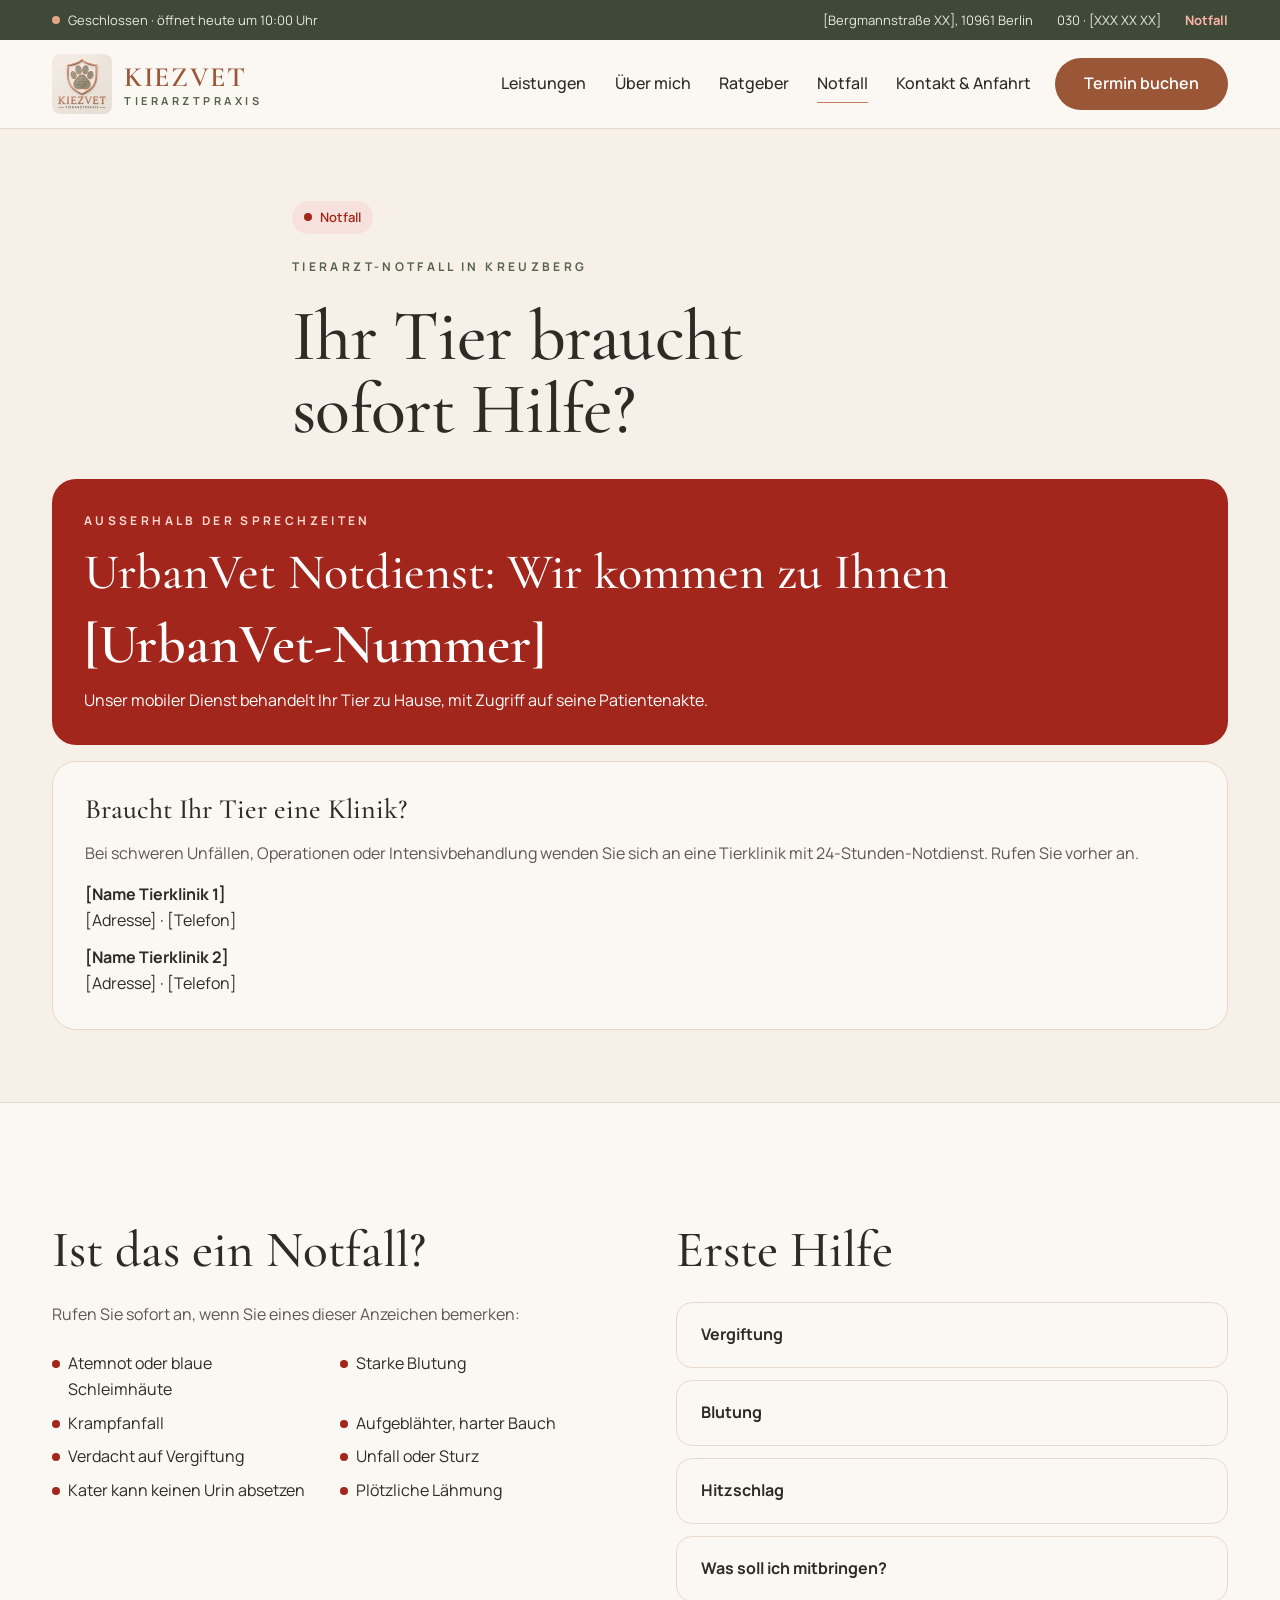
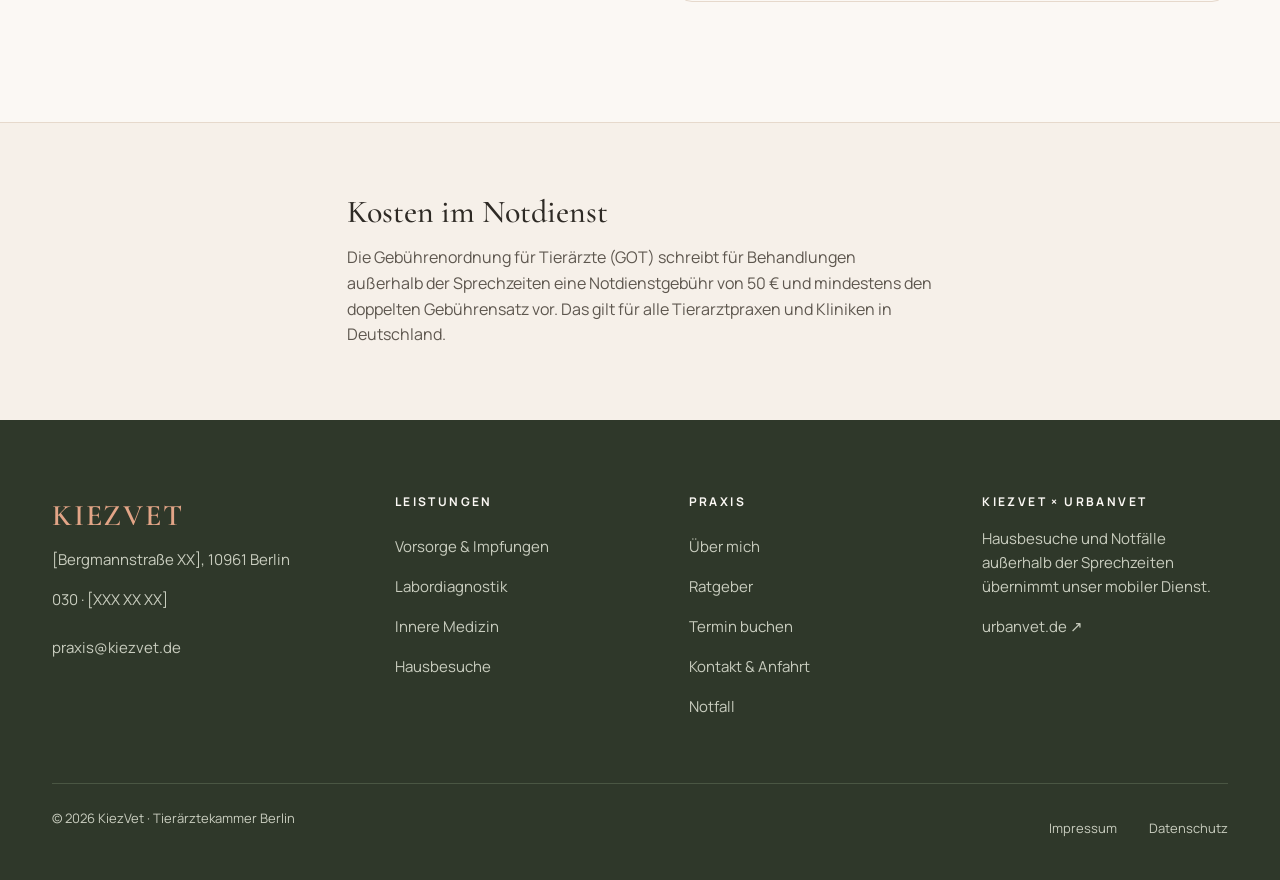
<file: notfall.html>
<!doctype html>
<html lang="de">
<head>
  <meta charset="utf-8">
  <meta name="viewport" content="width=device-width, initial-scale=1, viewport-fit=cover">
  <title>Tierarzt-Notfall Kreuzberg: Sofort Hilfe | KiezVet</title>
  <meta name="description" content="Tierärztlicher Notfall in Kreuzberg? Während der Sprechzeiten KiezVet anrufen, außerhalb kommt der UrbanVet-Notdienst zu Ihnen. Erste-Hilfe-Tipps.">
  <meta name="theme-color" content="#3e4a37">
  <meta name="robots" content="index, follow, max-image-preview:large">
  <link rel="canonical" href="https://kiezvet.de/notfall.html">
  <meta property="og:type" content="website">
  <meta property="og:site_name" content="KiezVet">
  <meta property="og:locale" content="de_DE">
  <meta property="og:title" content="Tierarzt-Notfall Kreuzberg: Sofort Hilfe | KiezVet">
  <meta property="og:description" content="Tierärztlicher Notfall in Kreuzberg? Während der Sprechzeiten KiezVet anrufen, außerhalb kommt der UrbanVet-Notdienst zu Ihnen. Erste-Hilfe-Tipps.">
  <meta property="og:url" content="https://kiezvet.de/notfall.html">
  <meta property="og:image" content="https://kiezvet.de/assets/img/og-image.jpg">
  <meta property="og:image:width" content="1200">
  <meta property="og:image:height" content="630">
  <meta property="og:image:alt" content="Tierärztin von KiezVet mit einer Katze im Arm">
  <meta name="twitter:card" content="summary_large_image">
  <link rel="icon" href="assets/img/favicon-48.png" type="image/png" sizes="48x48">
  <link rel="apple-touch-icon" href="apple-touch-icon.png">
  <link rel="preload" href="assets/fonts/manrope-normal-2.woff2" as="font" type="font/woff2" crossorigin>
  <link rel="stylesheet" href="assets/css/fonts.css">
  <link rel="stylesheet" href="assets/css/styles.css">
  <script type="application/ld+json">
  {
    "@context": "https://schema.org",
    "@type": "BreadcrumbList",
    "itemListElement": [
      {
        "@type": "ListItem",
        "position": 1,
        "name": "Start",
        "item": "https://kiezvet.de/"
      },
      {
        "@type": "ListItem",
        "position": 2,
        "name": "Notfall",
        "item": "https://kiezvet.de/notfall.html"
      }
    ]
  }
  </script>
</head>
<body>
<a class="skip-link" href="#main">Zum Inhalt springen</a>
<svg xmlns="http://www.w3.org/2000/svg" style="display:none" aria-hidden="true">
  <symbol id="i-shield" viewBox="0 0 24 24"><path d="M12 3l7 3v5c0 4.5-3 8.2-7 10-4-1.8-7-5.5-7-10V6l7-3z"/><path d="M9 12l2 2 4-4"/></symbol>
  <symbol id="i-lab" viewBox="0 0 24 24"><path d="M10 3h4M11 3v6l-5 9a2 2 0 0 0 1.7 3h8.6a2 2 0 0 0 1.7-3l-5-9V3M8 15h8"/></symbol>
  <symbol id="i-heart" viewBox="0 0 24 24"><path d="M20.8 5.6a5 5 0 0 0-7.1 0L12 7.3l-1.7-1.7a5 5 0 0 0-7.1 7.1L12 21.5l8.8-8.8a5 5 0 0 0 0-7.1z"/></symbol>
  <symbol id="i-home" viewBox="0 0 24 24"><path d="M3 11l9-7 9 7"/><path d="M5 10v10h14V10"/><path d="M10 20v-6h4v6"/></symbol>
  <symbol id="i-senior" viewBox="0 0 24 24"><path d="M12 21c-4-3-8-6-8-11a4 4 0 0 1 8-1 4 4 0 0 1 8 1c0 5-4 8-8 11z"/></symbol>
  <symbol id="i-check" viewBox="0 0 24 24"><path d="M5 12.5l4.5 4.5L19 7.5"/></symbol>
  <symbol id="i-plus" viewBox="0 0 24 24"><path d="M12 4v16M4 12h16"/></symbol>
  <symbol id="i-phone" viewBox="0 0 24 24"><path d="M5 4h4l2 5-2.5 1.5a11 11 0 0 0 5 5L15 13l5 2v4a2 2 0 0 1-2 2A16 16 0 0 1 3 6a2 2 0 0 1 2-2"/></symbol>
  <symbol id="i-calendar" viewBox="0 0 24 24"><rect x="4" y="5" width="16" height="15" rx="2"/><path d="M4 10h16M9 3v4M15 3v4"/></symbol>
  <symbol id="i-pin" viewBox="0 0 24 24"><path d="M12 21s-7-6.2-7-11.5A7 7 0 0 1 19 9.5C19 14.8 12 21 12 21z"/><circle cx="12" cy="9.5" r="2.5"/></symbol>
  <symbol id="i-menu" viewBox="0 0 24 24"><path d="M4 7h16M4 12h16M4 17h16"/></symbol>
  <symbol id="i-paw" viewBox="0 0 24 24"><circle cx="7" cy="9" r="1.8"/><circle cx="11" cy="6" r="1.8"/><circle cx="15" cy="6.5" r="1.8"/><circle cx="18" cy="10" r="1.8"/><path d="M12 11c-3 0-6 4-6 6.5 0 1.7 1.5 2.5 3 2.5 1.2 0 2-.5 3-.5s1.8.5 3 .5c1.5 0 3-.8 3-2.5 0-2.5-3-6.5-6-6.5z"/></symbol>
</svg>
<div class="utility-bar">
  <div class="container">
    <span class="status"><span class="dot" aria-hidden="true"></span><span data-open-status>Sprechzeiten siehe Kontakt</span></span>
    <span class="hide-sm" data-fill="address">[Bergmannstraße XX], 10961 Berlin</span>
    <a href="tel:+4930000000" data-tel="practice" data-fill="phone">030 · [XXX XX XX]</a>
    <a class="emergency-link" href="notfall.html">Notfall</a>
  </div>
</div>
<header class="site-header">
  <div class="container">
    <a class="brand" href="index.html" aria-label="KiezVet – zur Startseite">
      <img src="assets/img/logo-120.webp" alt="" width="60" height="60">
      <span class="brand-text"><span class="brand-name">KIEZVET</span><span class="brand-sub">TIERARZTPRAXIS</span></span>
    </a>
    <nav class="main-nav" id="main-nav" aria-label="Hauptnavigation">
      <ul>
        <li><a href="leistungen.html">Leistungen</a></li>
        <li><a href="ueber-mich.html">Über mich</a></li>
        <li><a href="ratgeber.html">Ratgeber</a></li>
        <li><a href="notfall.html" aria-current="page">Notfall</a></li>
        <li><a href="kontakt.html">Kontakt & Anfahrt</a></li>
      </ul>
    </nav>
    <a class="btn btn--primary" href="termin.html">Termin buchen</a>
    <button class="nav-toggle" type="button" aria-expanded="false" aria-controls="main-nav" aria-label="Menü öffnen"><svg class="icon" aria-hidden="true"><use href="#i-menu"></use></svg></button>
  </div>
</header>

<main id="main">
<section class="page-hero" style="padding-bottom:var(--s-6)">
  <div class="container stack">
    <span class="chip chip--alert" style="align-self:flex-start"><span class="dot" aria-hidden="true"></span>Notfall</span>
    <h1><span class="h1-kicker">Tierarzt-Notfall in Kreuzberg</span> Ihr Tier braucht sofort Hilfe?</h1>
  </div>
</section>
<section style="padding-bottom:var(--s-9)">
  <div class="container em-decision">
    <div class="em-box em-box--primary" data-when-open hidden>
      <span class="eyebrow" style="color:#ffd9d2">Die Praxis ist jetzt geöffnet</span>
      <h2>Rufen Sie uns sofort an</h2>
      <a class="phone" href="tel:+4930000000" data-tel="practice" data-fill="phone">030 · [XXX XX XX]</a>
      <p>Kommen Sie nicht unangemeldet, damit ich mich auf Ihr Tier vorbereiten kann.</p>
    </div>
    <div class="em-box em-box--primary" data-when-closed>
      <span class="eyebrow" style="color:#ffd9d2">Außerhalb der Sprechzeiten</span>
      <h2>UrbanVet Notdienst: Wir kommen zu Ihnen</h2>
      <a class="phone" href="tel:+4930000001" data-tel="urbanvet" data-fill="urbanvet-phone">[UrbanVet-Nummer]</a>
      <p>Unser mobiler Dienst behandelt Ihr Tier zu Hause, mit Zugriff auf seine Patientenakte.</p>
    </div>
    <div class="em-box em-box--secondary">
      <h2 style="font-size:1.75rem">Braucht Ihr Tier eine Klinik?</h2>
      <p class="muted">Bei schweren Unfällen, Operationen oder Intensivbehandlung wenden Sie sich an eine Tierklinik mit 24-Stunden-Notdienst. Rufen Sie vorher an.</p>
      <ul class="contact-list">
        <li><strong>[Name Tierklinik 1]</strong>[Adresse] · [Telefon]</li>
        <li><strong>[Name Tierklinik 2]</strong>[Adresse] · [Telefon]</li>
      </ul>
    </div>
  </div>
</section>
<section class="section section--linen">
  <div class="container split split--top">
    <div class="stack">
      <h2>Ist das ein Notfall?</h2>
      <p class="muted">Rufen Sie sofort an, wenn Sie eines dieser Anzeichen bemerken:</p>
      <ul class="symptoms">
        <li>Atemnot oder blaue Schleimhäute</li>
        <li>Starke Blutung</li>
        <li>Krampfanfall</li>
        <li>Aufgeblähter, harter Bauch</li>
        <li>Verdacht auf Vergiftung</li>
        <li>Unfall oder Sturz</li>
        <li>Kater kann keinen Urin absetzen</li>
        <li>Plötzliche Lähmung</li>
      </ul>
    </div>
    <div>
      <h2 style="margin-bottom:var(--s-5)">Erste Hilfe</h2>
      <details class="faq"><summary>Vergiftung</summary><p class="muted">Kein Erbrechen auslösen, wenn ich es nicht ausdrücklich empfehle. Verpackung oder Reste des Giftes mitbringen. Sofort anrufen.</p></details>
      <details class="faq"><summary>Blutung</summary><p class="muted">Mit einem sauberen Tuch oder Verband fest auf die Wunde drücken und den Druck halten. Nicht immer wieder nachsehen.</p></details>
      <details class="faq"><summary>Hitzschlag</summary><p class="muted">In den Schatten bringen, mit lauwarmem (nicht eiskaltem) Wasser kühlen, Wasser anbieten und sofort anrufen.</p></details>
      <details class="faq"><summary>Was soll ich mitbringen?</summary><p class="muted">Impfpass oder EU-Heimtierausweis, aktuelle Medikamente und, wenn möglich, eine Transportbox oder Decke.</p></details>
    </div>
  </div>
</section>
<section class="section section--tight">
  <div class="container prose">
    <h2 style="margin-top:0">Kosten im Notdienst</h2>
    <p class="muted">Die Gebührenordnung für Tierärzte (GOT) schreibt für Behandlungen außerhalb der Sprechzeiten eine Notdienstgebühr von 50 € und mindestens den doppelten Gebührensatz vor. Das gilt für alle Tierarztpraxen und Kliniken in Deutschland.</p>
  </div>
</section>
</main>

<footer class="site-footer">
  <div class="container">
    <div class="footer-grid">
      <div class="footer-col">
        <span class="footer-brand">KIEZVET</span>
        <span data-fill="address">[Bergmannstraße XX], 10961 Berlin</span>
        <a href="tel:+4930000000" data-tel="practice" data-fill="phone">030 · [XXX XX XX]</a>
        <a href="mailto:praxis@kiezvet.de" data-mail data-fill="email">praxis@kiezvet.de</a>
      </div>
      <div class="footer-col">
        <p class="footer-title">Leistungen</p>
        <ul>
          <li><a href="leistungen.html#vorsorge">Vorsorge &amp; Impfungen</a></li>
          <li><a href="leistungen.html#labor">Labordiagnostik</a></li>
          <li><a href="leistungen.html#innere">Innere Medizin</a></li>
          <li><a href="leistungen.html#hausbesuche">Hausbesuche</a></li>
        </ul>
      </div>
      <div class="footer-col">
        <p class="footer-title">Praxis</p>
        <ul>
          <li><a href="ueber-mich.html">Über mich</a></li>
          <li><a href="ratgeber.html">Ratgeber</a></li>
          <li><a href="termin.html">Termin buchen</a></li>
          <li><a href="kontakt.html">Kontakt &amp; Anfahrt</a></li>
          <li><a href="notfall.html">Notfall</a></li>
        </ul>
      </div>
      <div class="footer-col">
        <p class="footer-title">KiezVet × UrbanVet</p>
        <p>Hausbesuche und Notfälle außerhalb der Sprechzeiten übernimmt unser mobiler Dienst.</p>
        <a href="https://urbanvet.de" rel="noopener">urbanvet.de ↗</a>
      </div>
    </div>
    <div class="footer-bottom">
      <span>© <span data-year>2026</span> KiezVet · Tierärztekammer Berlin</span>
      <a href="impressum.html">Impressum</a>
      <a href="datenschutz.html">Datenschutz</a>
    </div>
  </div>
</footer>
<nav class="mobile-bar" aria-label="Schnellzugriff">
  <a href="tel:+4930000000" data-tel="practice"><svg class="icon" aria-hidden="true"><use href="#i-phone"></use></svg>Anrufen</a>
  <a class="is-primary" href="termin.html"><svg class="icon" aria-hidden="true"><use href="#i-calendar"></use></svg>Termin</a>
  <a class="is-alert" href="notfall.html"><svg class="icon" aria-hidden="true"><use href="#i-plus"></use></svg>Notfall</a>
</nav>

<script src="assets/js/config.js" defer></script>
<script src="assets/js/main.js" defer></script>
</body>
</html>
</file>
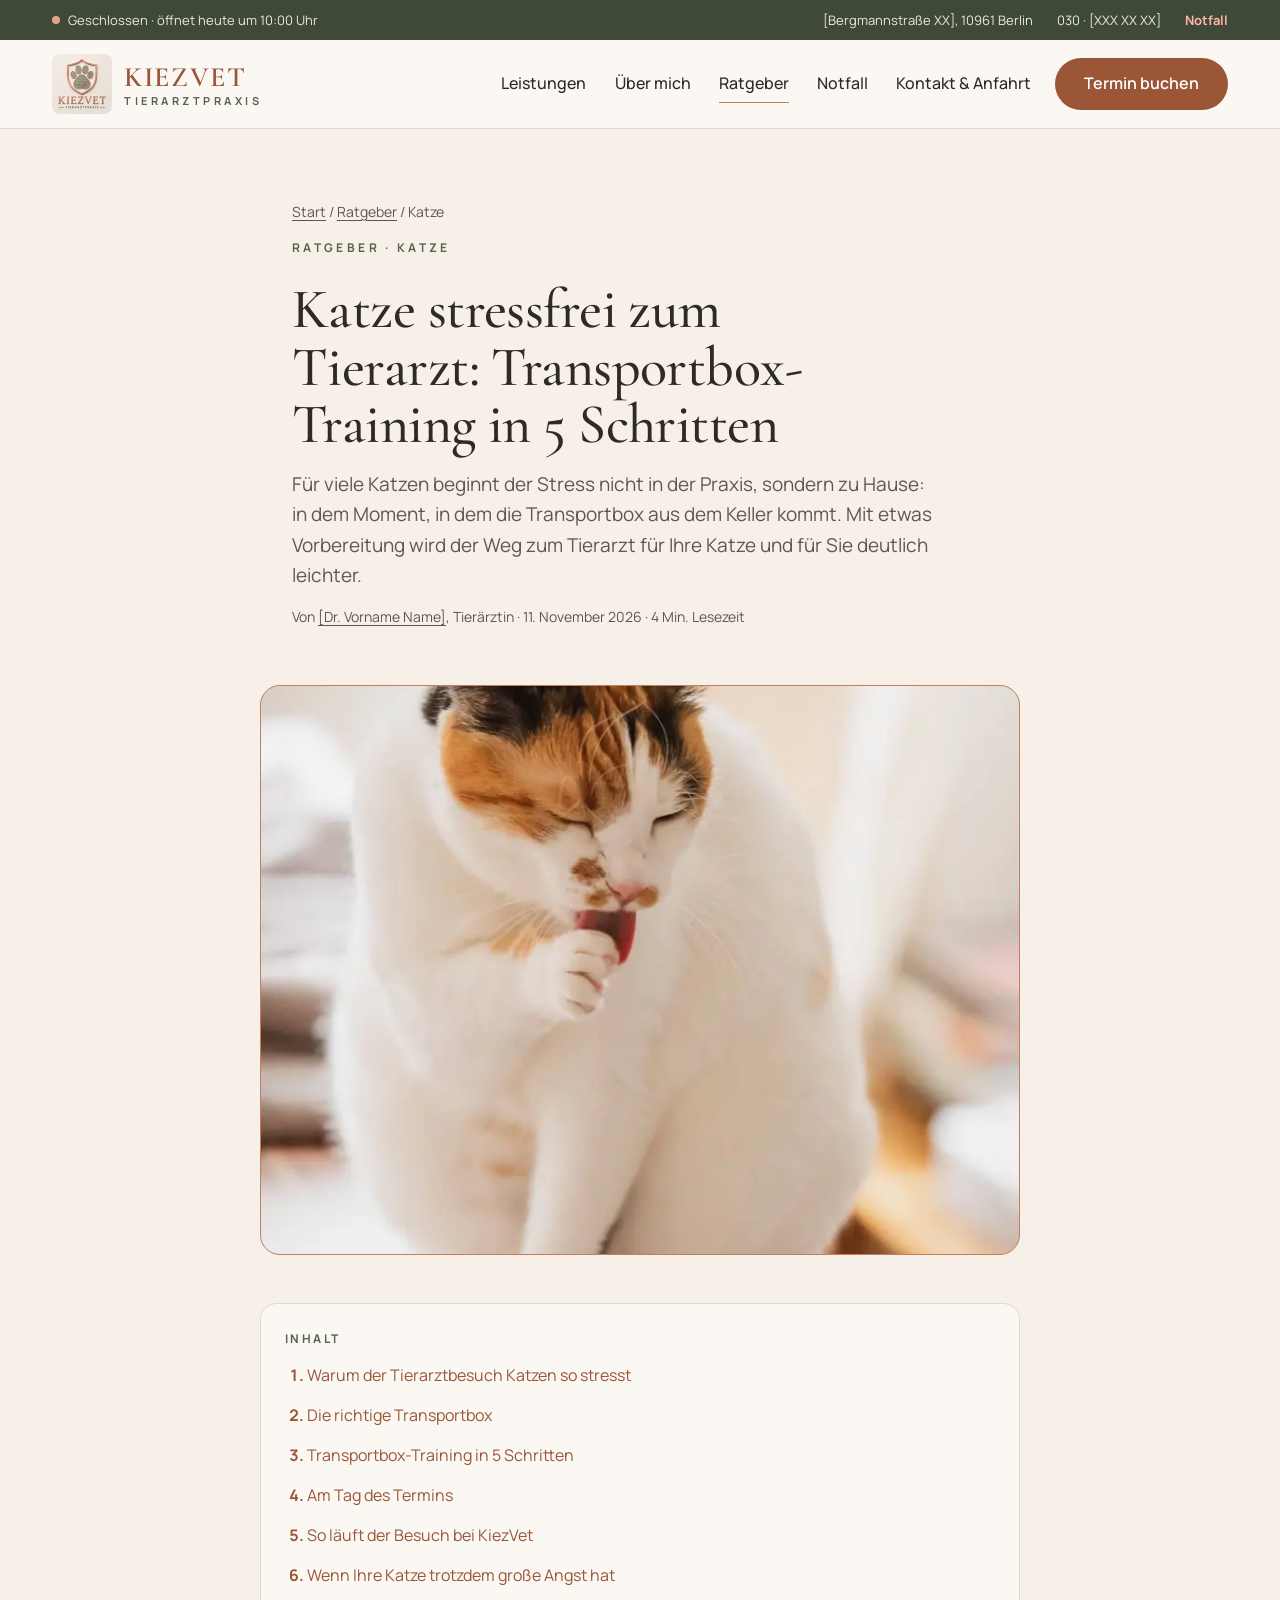
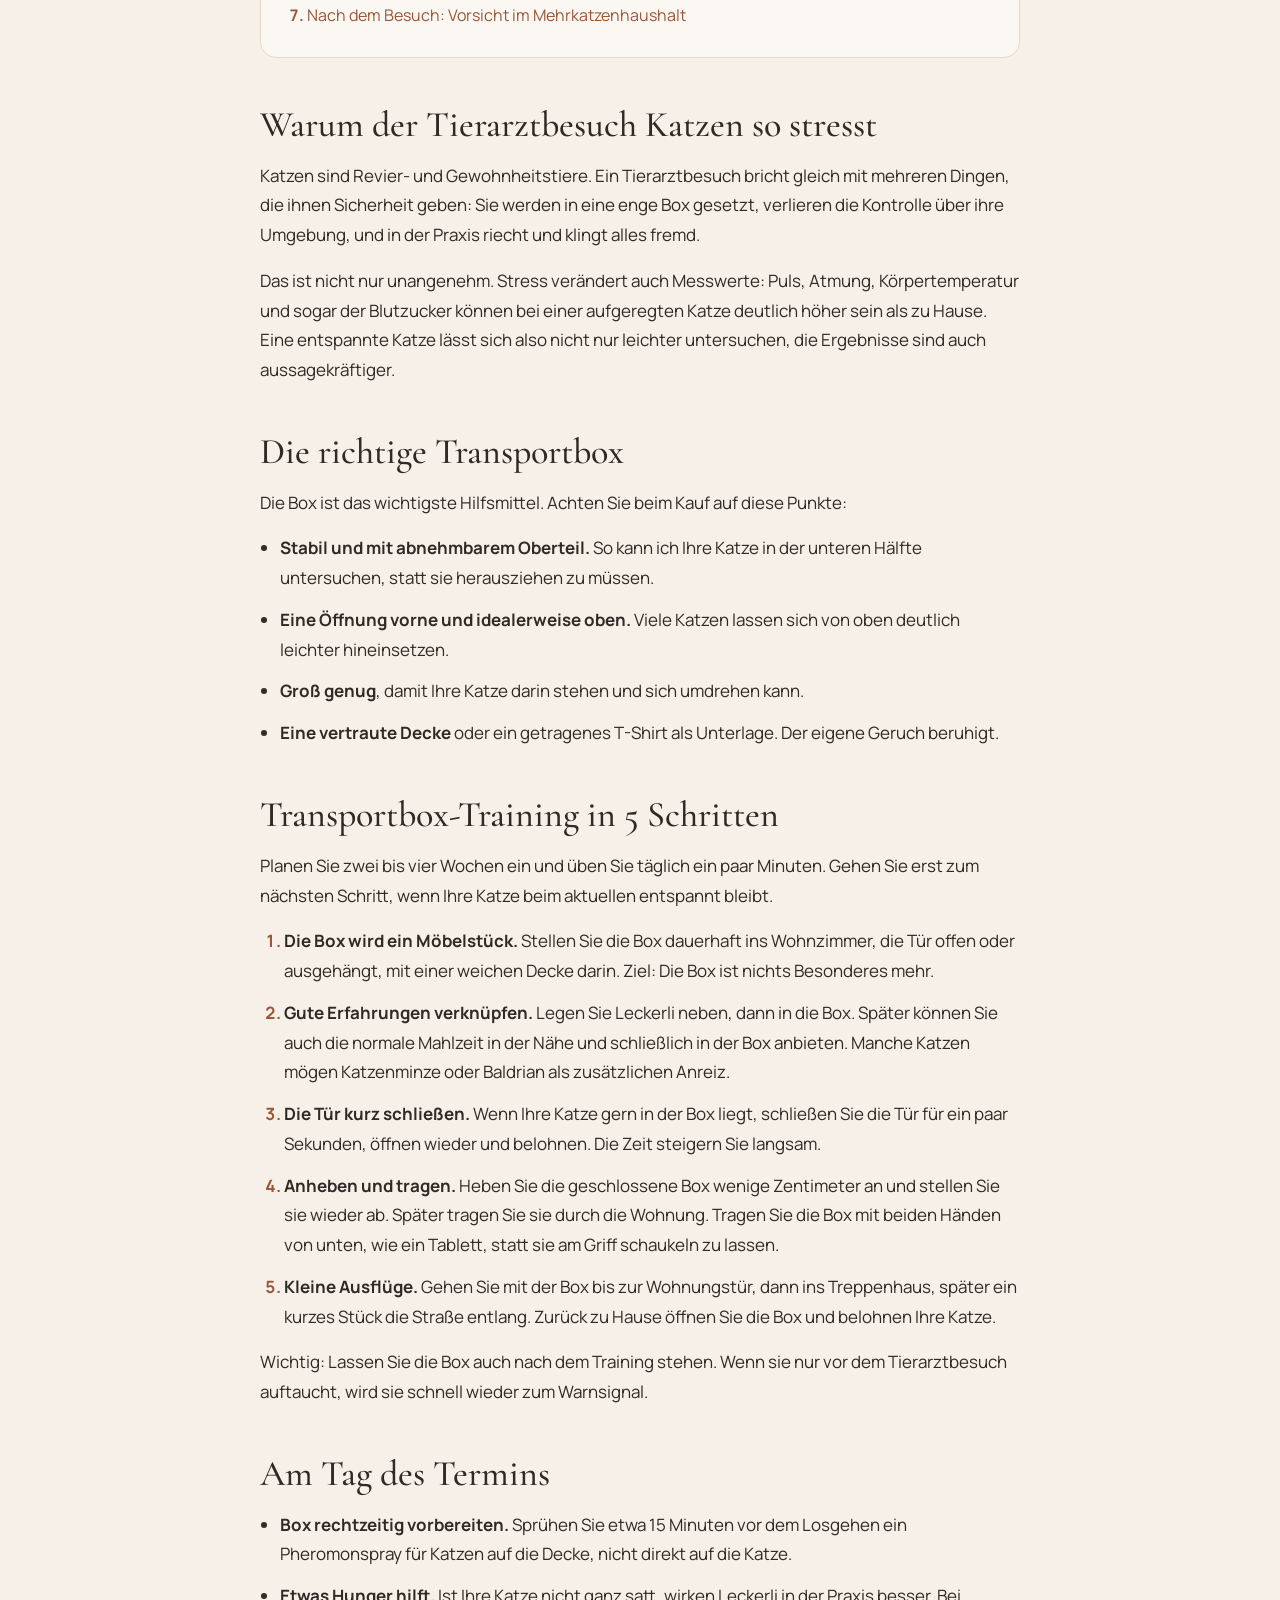
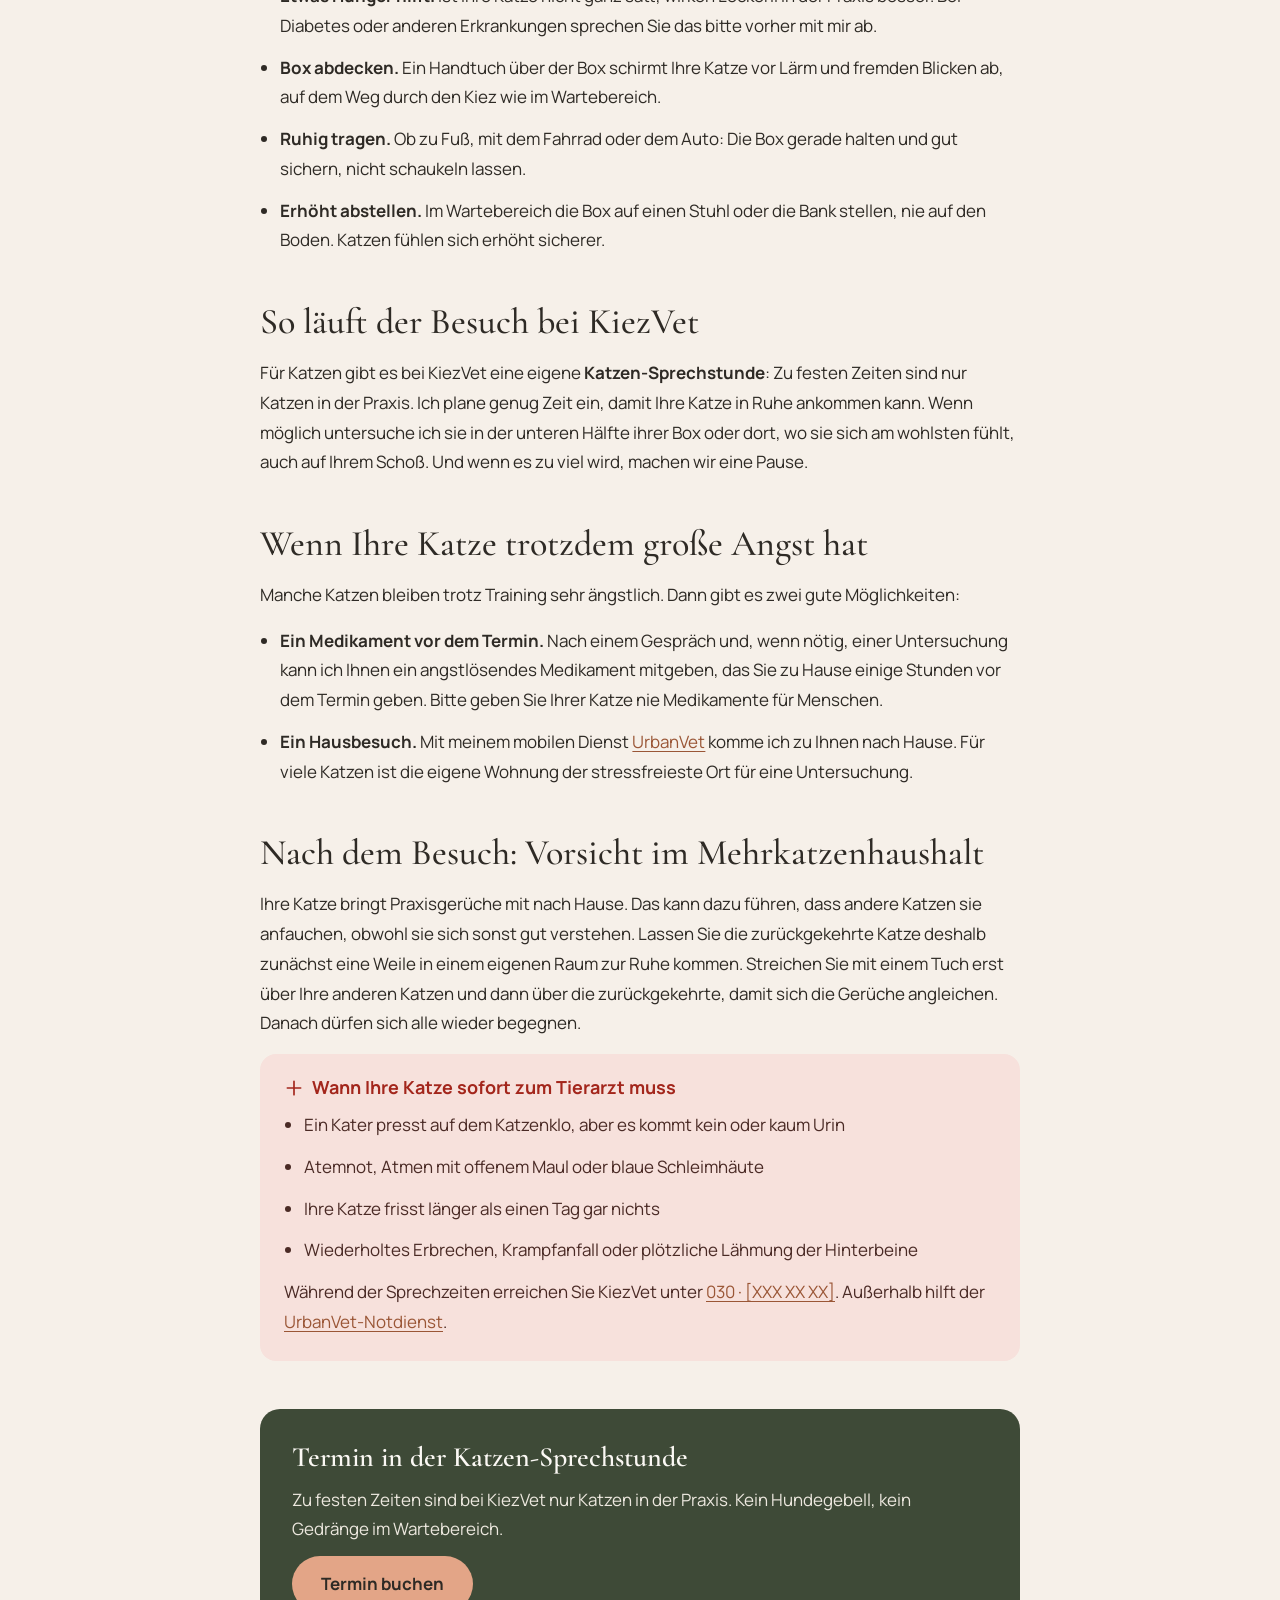
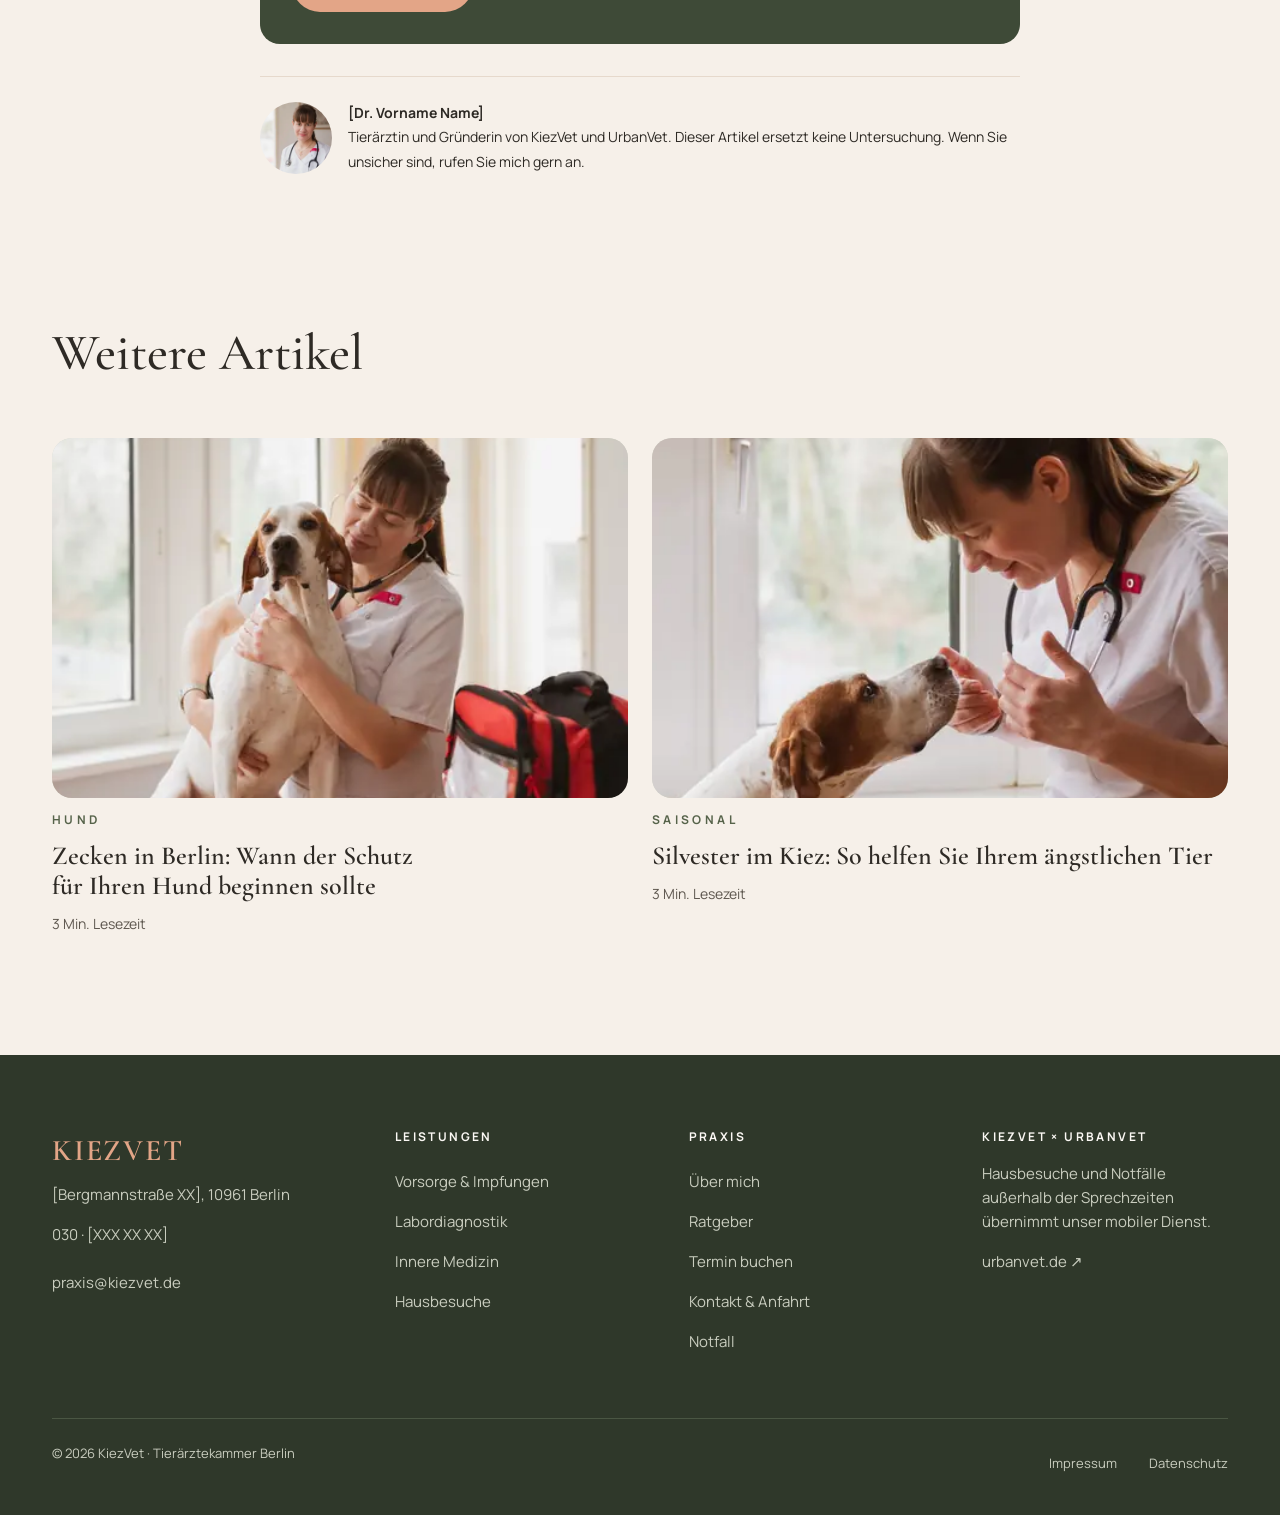
<file: ratgeber-katze-stressfrei-zum-tierarzt.html>
<!doctype html>
<html lang="de">
<head>
  <meta charset="utf-8">
  <meta name="viewport" content="width=device-width, initial-scale=1, viewport-fit=cover">
  <title>Katze stressfrei zum Tierarzt: Box-Training | KiezVet</title>
  <meta name="description" content="So wird der Tierarztbesuch für Ihre Katze entspannter: die richtige Transportbox, Box-Training in 5 Schritten und Tipps für den Termin.">
  <meta name="theme-color" content="#3e4a37">
  <meta name="robots" content="index, follow, max-image-preview:large">
  <link rel="canonical" href="https://kiezvet.de/ratgeber-katze-stressfrei-zum-tierarzt.html">
  <meta property="og:type" content="article">
  <meta property="og:site_name" content="KiezVet">
  <meta property="og:locale" content="de_DE">
  <meta property="og:title" content="Katze stressfrei zum Tierarzt: Box-Training | KiezVet">
  <meta property="og:description" content="So wird der Tierarztbesuch für Ihre Katze entspannter: die richtige Transportbox, Box-Training in 5 Schritten und Tipps für den Termin.">
  <meta property="og:url" content="https://kiezvet.de/ratgeber-katze-stressfrei-zum-tierarzt.html">
  <meta property="og:image" content="https://kiezvet.de/assets/img/ratgeber-katze-1200.webp">
  <meta property="og:image:alt" content="KiezVet Ratgeber">
  <meta name="twitter:card" content="summary_large_image">
  <link rel="icon" href="assets/img/favicon-48.png" type="image/png" sizes="48x48">
  <link rel="apple-touch-icon" href="apple-touch-icon.png">
  <link rel="preload" href="assets/fonts/manrope-normal-2.woff2" as="font" type="font/woff2" crossorigin>
  <link rel="stylesheet" href="assets/css/fonts.css">
  <link rel="stylesheet" href="assets/css/styles.css">
  <script type="application/ld+json">
  {
    "@context": "https://schema.org",
    "@type": "BlogPosting",
    "headline": "Katze stressfrei zum Tierarzt: Transportbox-Training in 5 Schritten",
    "description": "So wird der Tierarztbesuch für Ihre Katze entspannter: die richtige Transportbox, Box-Training in 5 Schritten und Tipps für den Termin.",
    "image": "https://kiezvet.de/assets/img/ratgeber-katze-1200.webp",
    "datePublished": "2026-11-11",
    "dateModified": "2026-11-11",
    "inLanguage": "de",
    "mainEntityOfPage": "https://kiezvet.de/ratgeber-katze-stressfrei-zum-tierarzt.html",
    "author": {
      "@type": "Person",
      "name": "[Dr. Vorname Name]",
      "jobTitle": "Tierärztin",
      "url": "https://kiezvet.de/ueber-mich.html"
    },
    "publisher": {
      "@type": "VeterinaryCare",
      "@id": "https://kiezvet.de/#praxis",
      "name": "KiezVet Tierarztpraxis",
      "logo": {
        "@type": "ImageObject",
        "url": "https://kiezvet.de/assets/img/logo-512.png"
      }
    }
  }
  </script>
  <script type="application/ld+json">
  {
    "@context": "https://schema.org",
    "@type": "BreadcrumbList",
    "itemListElement": [
      {
        "@type": "ListItem",
        "position": 1,
        "name": "Start",
        "item": "https://kiezvet.de/"
      },
      {
        "@type": "ListItem",
        "position": 2,
        "name": "Ratgeber",
        "item": "https://kiezvet.de/ratgeber.html"
      },
      {
        "@type": "ListItem",
        "position": 3,
        "name": "Katze stressfrei zum Tierarzt: Transportbox-Training in 5 Schritten",
        "item": "https://kiezvet.de/ratgeber-katze-stressfrei-zum-tierarzt.html"
      }
    ]
  }
  </script>
</head>
<body>
<a class="skip-link" href="#main">Zum Inhalt springen</a>
<svg xmlns="http://www.w3.org/2000/svg" style="display:none" aria-hidden="true">
  <symbol id="i-shield" viewBox="0 0 24 24"><path d="M12 3l7 3v5c0 4.5-3 8.2-7 10-4-1.8-7-5.5-7-10V6l7-3z"/><path d="M9 12l2 2 4-4"/></symbol>
  <symbol id="i-lab" viewBox="0 0 24 24"><path d="M10 3h4M11 3v6l-5 9a2 2 0 0 0 1.7 3h8.6a2 2 0 0 0 1.7-3l-5-9V3M8 15h8"/></symbol>
  <symbol id="i-heart" viewBox="0 0 24 24"><path d="M20.8 5.6a5 5 0 0 0-7.1 0L12 7.3l-1.7-1.7a5 5 0 0 0-7.1 7.1L12 21.5l8.8-8.8a5 5 0 0 0 0-7.1z"/></symbol>
  <symbol id="i-home" viewBox="0 0 24 24"><path d="M3 11l9-7 9 7"/><path d="M5 10v10h14V10"/><path d="M10 20v-6h4v6"/></symbol>
  <symbol id="i-senior" viewBox="0 0 24 24"><path d="M12 21c-4-3-8-6-8-11a4 4 0 0 1 8-1 4 4 0 0 1 8 1c0 5-4 8-8 11z"/></symbol>
  <symbol id="i-check" viewBox="0 0 24 24"><path d="M5 12.5l4.5 4.5L19 7.5"/></symbol>
  <symbol id="i-plus" viewBox="0 0 24 24"><path d="M12 4v16M4 12h16"/></symbol>
  <symbol id="i-phone" viewBox="0 0 24 24"><path d="M5 4h4l2 5-2.5 1.5a11 11 0 0 0 5 5L15 13l5 2v4a2 2 0 0 1-2 2A16 16 0 0 1 3 6a2 2 0 0 1 2-2"/></symbol>
  <symbol id="i-calendar" viewBox="0 0 24 24"><rect x="4" y="5" width="16" height="15" rx="2"/><path d="M4 10h16M9 3v4M15 3v4"/></symbol>
  <symbol id="i-pin" viewBox="0 0 24 24"><path d="M12 21s-7-6.2-7-11.5A7 7 0 0 1 19 9.5C19 14.8 12 21 12 21z"/><circle cx="12" cy="9.5" r="2.5"/></symbol>
  <symbol id="i-menu" viewBox="0 0 24 24"><path d="M4 7h16M4 12h16M4 17h16"/></symbol>
  <symbol id="i-paw" viewBox="0 0 24 24"><circle cx="7" cy="9" r="1.8"/><circle cx="11" cy="6" r="1.8"/><circle cx="15" cy="6.5" r="1.8"/><circle cx="18" cy="10" r="1.8"/><path d="M12 11c-3 0-6 4-6 6.5 0 1.7 1.5 2.5 3 2.5 1.2 0 2-.5 3-.5s1.8.5 3 .5c1.5 0 3-.8 3-2.5 0-2.5-3-6.5-6-6.5z"/></symbol>
</svg>
<div class="utility-bar">
  <div class="container">
    <span class="status"><span class="dot" aria-hidden="true"></span><span data-open-status>Sprechzeiten siehe Kontakt</span></span>
    <span class="hide-sm" data-fill="address">[Bergmannstraße XX], 10961 Berlin</span>
    <a href="tel:+4930000000" data-tel="practice" data-fill="phone">030 · [XXX XX XX]</a>
    <a class="emergency-link" href="notfall.html">Notfall</a>
  </div>
</div>
<header class="site-header">
  <div class="container">
    <a class="brand" href="index.html" aria-label="KiezVet – zur Startseite">
      <img src="assets/img/logo-120.webp" alt="" width="60" height="60">
      <span class="brand-text"><span class="brand-name">KIEZVET</span><span class="brand-sub">TIERARZTPRAXIS</span></span>
    </a>
    <nav class="main-nav" id="main-nav" aria-label="Hauptnavigation">
      <ul>
        <li><a href="leistungen.html">Leistungen</a></li>
        <li><a href="ueber-mich.html">Über mich</a></li>
        <li><a href="ratgeber.html" aria-current="page">Ratgeber</a></li>
        <li><a href="notfall.html">Notfall</a></li>
        <li><a href="kontakt.html">Kontakt & Anfahrt</a></li>
      </ul>
    </nav>
    <a class="btn btn--primary" href="termin.html">Termin buchen</a>
    <button class="nav-toggle" type="button" aria-expanded="false" aria-controls="main-nav" aria-label="Menü öffnen"><svg class="icon" aria-hidden="true"><use href="#i-menu"></use></svg></button>
  </div>
</header>

<main id="main">
<article>
<header class="page-hero article-header">
  <div class="container article-col stack">
    <nav class="breadcrumb" aria-label="Brotkrumen"><a href="index.html">Start</a> / <a href="ratgeber.html">Ratgeber</a> / Katze</nav>
    <h1><span class="h1-kicker">Ratgeber · Katze</span> Katze stressfrei zum Tierarzt: Transportbox-Training in 5 Schritten</h1>
    <p class="lead">Für viele Katzen beginnt der Stress nicht in der Praxis, sondern zu Hause: in dem Moment, in dem die Transportbox aus dem Keller kommt. Mit etwas Vorbereitung wird der Weg zum Tierarzt für Ihre Katze und für Sie deutlich leichter.</p>
    <p class="article-meta small muted">Von <a href="ueber-mich.html">[Dr. Vorname Name]</a>, Tierärztin · <time datetime="2026-11-11">11. November 2026</time> · 4 Min. Lesezeit</p>
  </div>
</header>
<div class="container article-col">
  <div class="frame article-image article-image--portrait"><picture><source type="image/webp" srcset="assets/img/ratgeber-katze-480.webp 480w, assets/img/ratgeber-katze-800.webp 800w, assets/img/ratgeber-katze-1200.webp 1200w" sizes="(max-width: 760px) 100vw, 720px"><img decoding="async" src="assets/img/ratgeber-katze.jpg" alt="Eine dreifarbige Katze putzt sich entspannt die Pfote" width="1200" height="1803" fetchpriority="high"></picture></div>
  <div class="prose article-body">
      <nav class="toc" aria-label="Inhalt">
        <p class="toc-title">Inhalt</p>
        <ol>
          <li><a href="#warum">Warum der Tierarztbesuch Katzen so stresst</a></li>
          <li><a href="#box">Die richtige Transportbox</a></li>
          <li><a href="#training">Transportbox-Training in 5 Schritten</a></li>
          <li><a href="#termin">Am Tag des Termins</a></li>
          <li><a href="#praxis">So läuft der Besuch bei KiezVet</a></li>
          <li><a href="#angst">Wenn Ihre Katze trotzdem große Angst hat</a></li>
          <li><a href="#danach">Nach dem Besuch: Vorsicht im Mehrkatzenhaushalt</a></li>
        </ol>
      </nav>
      <h2 id="warum">Warum der Tierarztbesuch Katzen so stresst</h2>
<p>Katzen sind Revier- und Gewohnheitstiere. Ein Tierarztbesuch bricht gleich mit mehreren Dingen, die ihnen Sicherheit geben: Sie werden in eine enge Box gesetzt, verlieren die Kontrolle über ihre Umgebung, und in der Praxis riecht und klingt alles fremd.</p>
<p>Das ist nicht nur unangenehm. Stress verändert auch Messwerte: Puls, Atmung, Körpertemperatur und sogar der Blutzucker können bei einer aufgeregten Katze deutlich höher sein als zu Hause. Eine entspannte Katze lässt sich also nicht nur leichter untersuchen, die Ergebnisse sind auch aussagekräftiger.</p>
      <h2 id="box">Die richtige Transportbox</h2>
<p>Die Box ist das wichtigste Hilfsmittel. Achten Sie beim Kauf auf diese Punkte:</p>
<ul>
<li><strong>Stabil und mit abnehmbarem Oberteil.</strong> So kann ich Ihre Katze in der unteren Hälfte untersuchen, statt sie herausziehen zu müssen.</li>
<li><strong>Eine Öffnung vorne und idealerweise oben.</strong> Viele Katzen lassen sich von oben deutlich leichter hineinsetzen.</li>
<li><strong>Groß genug</strong>, damit Ihre Katze darin stehen und sich umdrehen kann.</li>
<li><strong>Eine vertraute Decke</strong> oder ein getragenes T-Shirt als Unterlage. Der eigene Geruch beruhigt.</li>
</ul>
      <h2 id="training">Transportbox-Training in 5 Schritten</h2>
<p>Planen Sie zwei bis vier Wochen ein und üben Sie täglich ein paar Minuten. Gehen Sie erst zum nächsten Schritt, wenn Ihre Katze beim aktuellen entspannt bleibt.</p>
<ol>
<li><strong>Die Box wird ein Möbelstück.</strong> Stellen Sie die Box dauerhaft ins Wohnzimmer, die Tür offen oder ausgehängt, mit einer weichen Decke darin. Ziel: Die Box ist nichts Besonderes mehr.</li>
<li><strong>Gute Erfahrungen verknüpfen.</strong> Legen Sie Leckerli neben, dann in die Box. Später können Sie auch die normale Mahlzeit in der Nähe und schließlich in der Box anbieten. Manche Katzen mögen Katzenminze oder Baldrian als zusätzlichen Anreiz.</li>
<li><strong>Die Tür kurz schließen.</strong> Wenn Ihre Katze gern in der Box liegt, schließen Sie die Tür für ein paar Sekunden, öffnen wieder und belohnen. Die Zeit steigern Sie langsam.</li>
<li><strong>Anheben und tragen.</strong> Heben Sie die geschlossene Box wenige Zentimeter an und stellen Sie sie wieder ab. Später tragen Sie sie durch die Wohnung. Tragen Sie die Box mit beiden Händen von unten, wie ein Tablett, statt sie am Griff schaukeln zu lassen.</li>
<li><strong>Kleine Ausflüge.</strong> Gehen Sie mit der Box bis zur Wohnungstür, dann ins Treppenhaus, später ein kurzes Stück die Straße entlang. Zurück zu Hause öffnen Sie die Box und belohnen Ihre Katze.</li>
</ol>
<p>Wichtig: Lassen Sie die Box auch nach dem Training stehen. Wenn sie nur vor dem Tierarztbesuch auftaucht, wird sie schnell wieder zum Warnsignal.</p>
      <h2 id="termin">Am Tag des Termins</h2>
<ul>
<li><strong>Box rechtzeitig vorbereiten.</strong> Sprühen Sie etwa 15 Minuten vor dem Losgehen ein Pheromonspray für Katzen auf die Decke, nicht direkt auf die Katze.</li>
<li><strong>Etwas Hunger hilft.</strong> Ist Ihre Katze nicht ganz satt, wirken Leckerli in der Praxis besser. Bei Diabetes oder anderen Erkrankungen sprechen Sie das bitte vorher mit mir ab.</li>
<li><strong>Box abdecken.</strong> Ein Handtuch über der Box schirmt Ihre Katze vor Lärm und fremden Blicken ab, auf dem Weg durch den Kiez wie im Wartebereich.</li>
<li><strong>Ruhig tragen.</strong> Ob zu Fuß, mit dem Fahrrad oder dem Auto: Die Box gerade halten und gut sichern, nicht schaukeln lassen.</li>
<li><strong>Erhöht abstellen.</strong> Im Wartebereich die Box auf einen Stuhl oder die Bank stellen, nie auf den Boden. Katzen fühlen sich erhöht sicherer.</li>
</ul>
      <h2 id="praxis">So läuft der Besuch bei KiezVet</h2>
<p>Für Katzen gibt es bei KiezVet eine eigene <strong>Katzen-Sprechstunde</strong>: Zu festen Zeiten sind nur Katzen in der Praxis. Ich plane genug Zeit ein, damit Ihre Katze in Ruhe ankommen kann. Wenn möglich untersuche ich sie in der unteren Hälfte ihrer Box oder dort, wo sie sich am wohlsten fühlt, auch auf Ihrem Schoß. Und wenn es zu viel wird, machen wir eine Pause.</p>
      <h2 id="angst">Wenn Ihre Katze trotzdem große Angst hat</h2>
<p>Manche Katzen bleiben trotz Training sehr ängstlich. Dann gibt es zwei gute Möglichkeiten:</p>
<ul>
<li><strong>Ein Medikament vor dem Termin.</strong> Nach einem Gespräch und, wenn nötig, einer Untersuchung kann ich Ihnen ein angstlösendes Medikament mitgeben, das Sie zu Hause einige Stunden vor dem Termin geben. Bitte geben Sie Ihrer Katze nie Medikamente für Menschen.</li>
<li><strong>Ein Hausbesuch.</strong> Mit meinem mobilen Dienst <a href="https://urbanvet.de" rel="noopener">UrbanVet</a> komme ich zu Ihnen nach Hause. Für viele Katzen ist die eigene Wohnung der stressfreieste Ort für eine Untersuchung.</li>
</ul>
      <h2 id="danach">Nach dem Besuch: Vorsicht im Mehrkatzenhaushalt</h2>
<p>Ihre Katze bringt Praxisgerüche mit nach Hause. Das kann dazu führen, dass andere Katzen sie anfauchen, obwohl sie sich sonst gut verstehen. Lassen Sie die zurückgekehrte Katze deshalb zunächst eine Weile in einem eigenen Raum zur Ruhe kommen. Streichen Sie mit einem Tuch erst über Ihre anderen Katzen und dann über die zurückgekehrte, damit sich die Gerüche angleichen. Danach dürfen sich alle wieder begegnen.</p>
      <aside class="callout callout--alert" aria-labelledby="callout-title">
        <h2 id="callout-title" class="callout-title"><svg class="icon" aria-hidden="true"><use href="#i-plus"></use></svg>Wann Ihre Katze sofort zum Tierarzt muss</h2>
        <ul><li>Ein Kater presst auf dem Katzenklo, aber es kommt kein oder kaum Urin</li><li>Atemnot, Atmen mit offenem Maul oder blaue Schleimhäute</li><li>Ihre Katze frisst länger als einen Tag gar nichts</li><li>Wiederholtes Erbrechen, Krampfanfall oder plötzliche Lähmung der Hinterbeine</li></ul>
        <p>Während der Sprechzeiten erreichen Sie KiezVet unter <a href="tel:+4930000000" data-tel="practice" data-fill="phone">030 · [XXX XX XX]</a>. Außerhalb hilft der <a href="notfall.html">UrbanVet-Notdienst</a>.</p>
      </aside>
      <div class="cta-box">
        <p class="cta-title">Termin in der Katzen-Sprechstunde</p>
        <p>Zu festen Zeiten sind bei KiezVet nur Katzen in der Praxis. Kein Hundegebell, kein Gedränge im Wartebereich.</p>
        <a class="btn btn--light" href="termin.html">Termin buchen</a>
      </div>
      <div class="author-box">
        <img src="assets/img/portraet-480.webp" alt="" width="72" height="72" loading="lazy">
        <p class="small"><strong>[Dr. Vorname Name]</strong><br>Tierärztin und Gründerin von KiezVet und UrbanVet. Dieser Artikel ersetzt keine Untersuchung. Wenn Sie unsicher sind, rufen Sie mich gern an.</p>
      </div>
  </div>
</div>
</article>
<section class="section">
  <div class="container stack-lg">
    <h2>Weitere Artikel</h2>
    <div class="grid-2">
      <a class="post" href="ratgeber-zecken-hund-berlin.html">
        <div class="post-media"><picture><source type="image/webp" srcset="assets/img/hausbesuch-hund-480.webp 480w, assets/img/hausbesuch-hund-800.webp 800w, assets/img/hausbesuch-hund-1200.webp 1200w" sizes="(max-width: 700px) 100vw, 400px"><img decoding="async" src="assets/img/hausbesuch-hund.jpg" alt="Die Tierärztin untersucht einen Hund mit dem Stethoskop" width="1200" height="798" loading="lazy"></picture></div>
        <span class="eyebrow">Hund</span>
        <h3 class="post-title">Zecken in Berlin: Wann der Schutz für Ihren Hund beginnen sollte</h3>
        <span class="small muted">3 Min. Lesezeit</span>
      </a>
      <a class="post" href="ratgeber-silvester-angst-hund-katze.html">
        <div class="post-media"><picture><source type="image/webp" srcset="assets/img/angstfrei-hund-480.webp 480w, assets/img/angstfrei-hund-800.webp 800w, assets/img/angstfrei-hund-1200.webp 1200w" sizes="(max-width: 700px) 100vw, 400px"><img decoding="async" src="assets/img/angstfrei-hund.jpg" alt="Ein Hund schnuppert vertrauensvoll an der Hand der Tierärztin" width="1200" height="1803" loading="lazy"></picture></div>
        <span class="eyebrow">Saisonal</span>
        <h3 class="post-title">Silvester im Kiez: So helfen Sie Ihrem ängstlichen Tier</h3>
        <span class="small muted">3 Min. Lesezeit</span>
      </a>
    </div>
  </div>
</section>
</main>

<footer class="site-footer">
  <div class="container">
    <div class="footer-grid">
      <div class="footer-col">
        <span class="footer-brand">KIEZVET</span>
        <span data-fill="address">[Bergmannstraße XX], 10961 Berlin</span>
        <a href="tel:+4930000000" data-tel="practice" data-fill="phone">030 · [XXX XX XX]</a>
        <a href="mailto:praxis@kiezvet.de" data-mail data-fill="email">praxis@kiezvet.de</a>
      </div>
      <div class="footer-col">
        <p class="footer-title">Leistungen</p>
        <ul>
          <li><a href="leistungen.html#vorsorge">Vorsorge &amp; Impfungen</a></li>
          <li><a href="leistungen.html#labor">Labordiagnostik</a></li>
          <li><a href="leistungen.html#innere">Innere Medizin</a></li>
          <li><a href="leistungen.html#hausbesuche">Hausbesuche</a></li>
        </ul>
      </div>
      <div class="footer-col">
        <p class="footer-title">Praxis</p>
        <ul>
          <li><a href="ueber-mich.html">Über mich</a></li>
          <li><a href="ratgeber.html">Ratgeber</a></li>
          <li><a href="termin.html">Termin buchen</a></li>
          <li><a href="kontakt.html">Kontakt &amp; Anfahrt</a></li>
          <li><a href="notfall.html">Notfall</a></li>
        </ul>
      </div>
      <div class="footer-col">
        <p class="footer-title">KiezVet × UrbanVet</p>
        <p>Hausbesuche und Notfälle außerhalb der Sprechzeiten übernimmt unser mobiler Dienst.</p>
        <a href="https://urbanvet.de" rel="noopener">urbanvet.de ↗</a>
      </div>
    </div>
    <div class="footer-bottom">
      <span>© <span data-year>2026</span> KiezVet · Tierärztekammer Berlin</span>
      <a href="impressum.html">Impressum</a>
      <a href="datenschutz.html">Datenschutz</a>
    </div>
  </div>
</footer>
<nav class="mobile-bar" aria-label="Schnellzugriff">
  <a href="tel:+4930000000" data-tel="practice"><svg class="icon" aria-hidden="true"><use href="#i-phone"></use></svg>Anrufen</a>
  <a class="is-primary" href="termin.html"><svg class="icon" aria-hidden="true"><use href="#i-calendar"></use></svg>Termin</a>
  <a class="is-alert" href="notfall.html"><svg class="icon" aria-hidden="true"><use href="#i-plus"></use></svg>Notfall</a>
</nav>

<script src="assets/js/config.js" defer></script>
<script src="assets/js/main.js" defer></script>
</body>
</html>
</file>
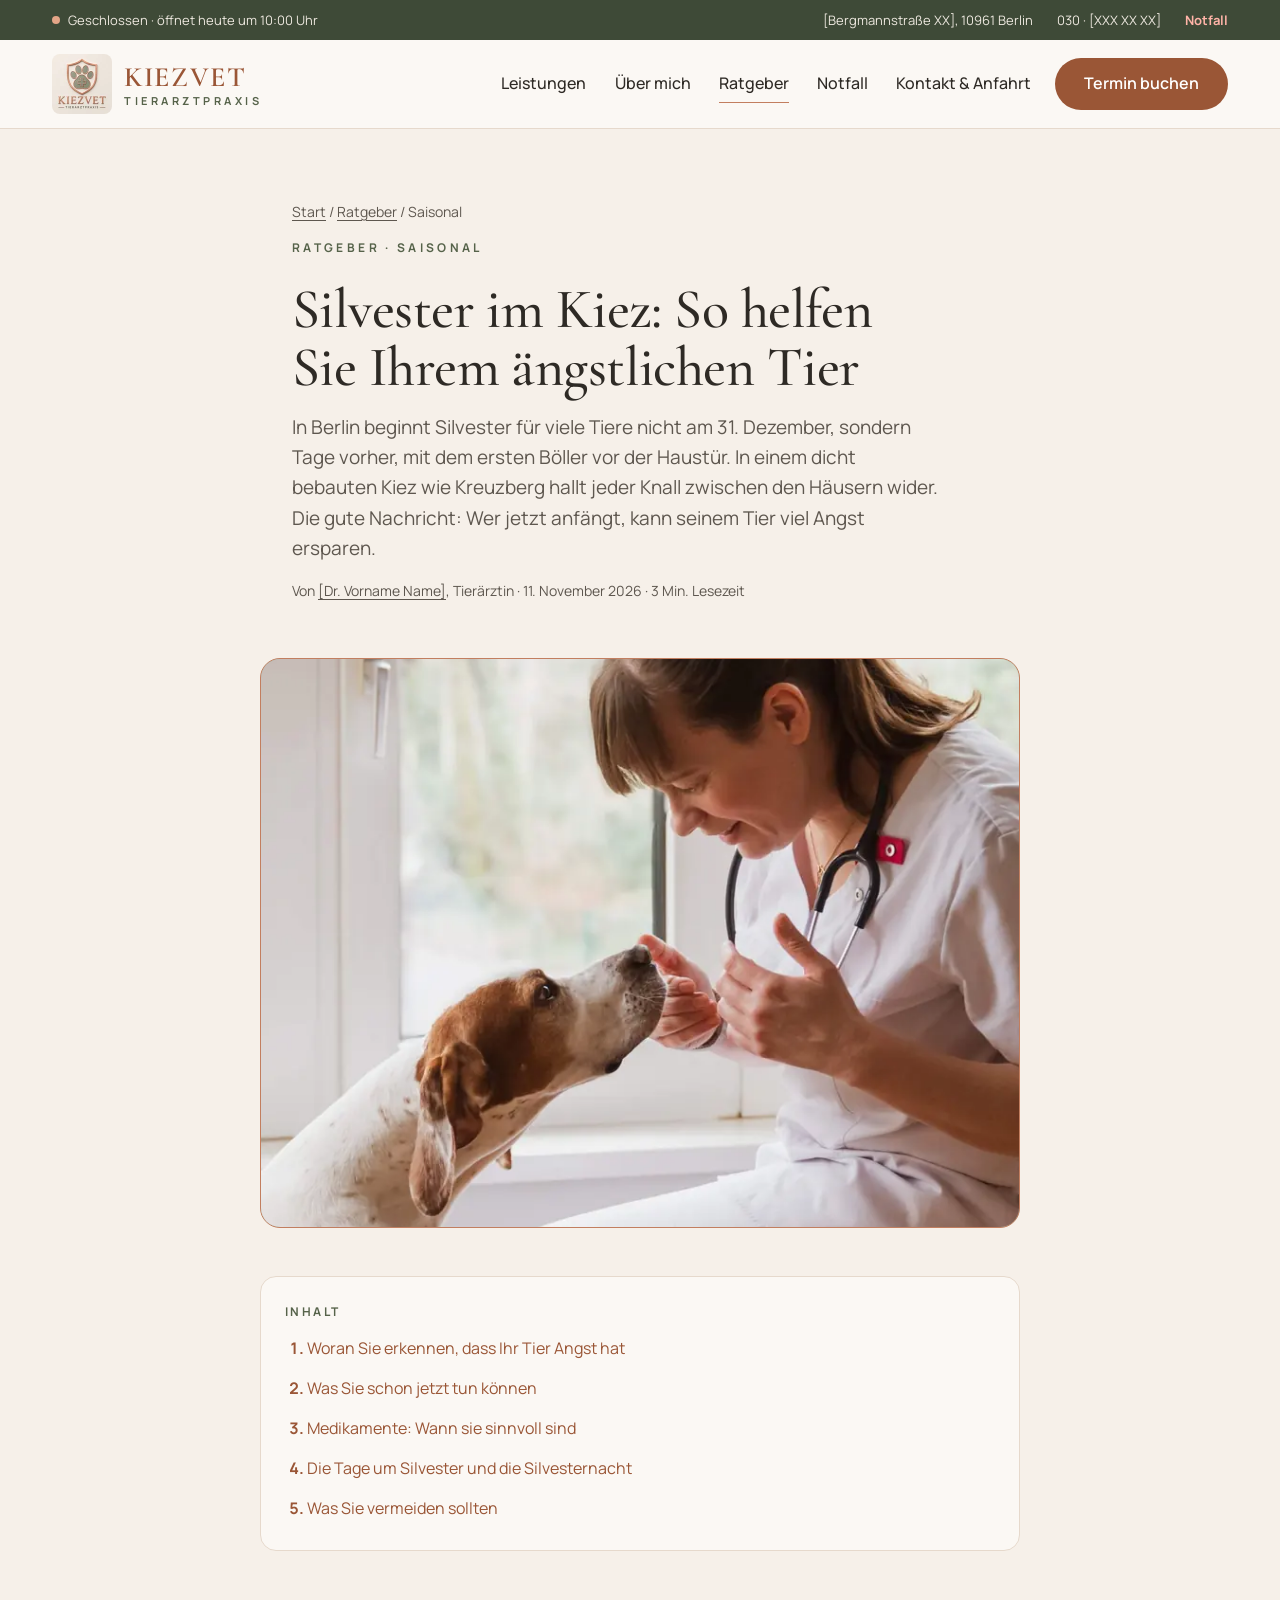
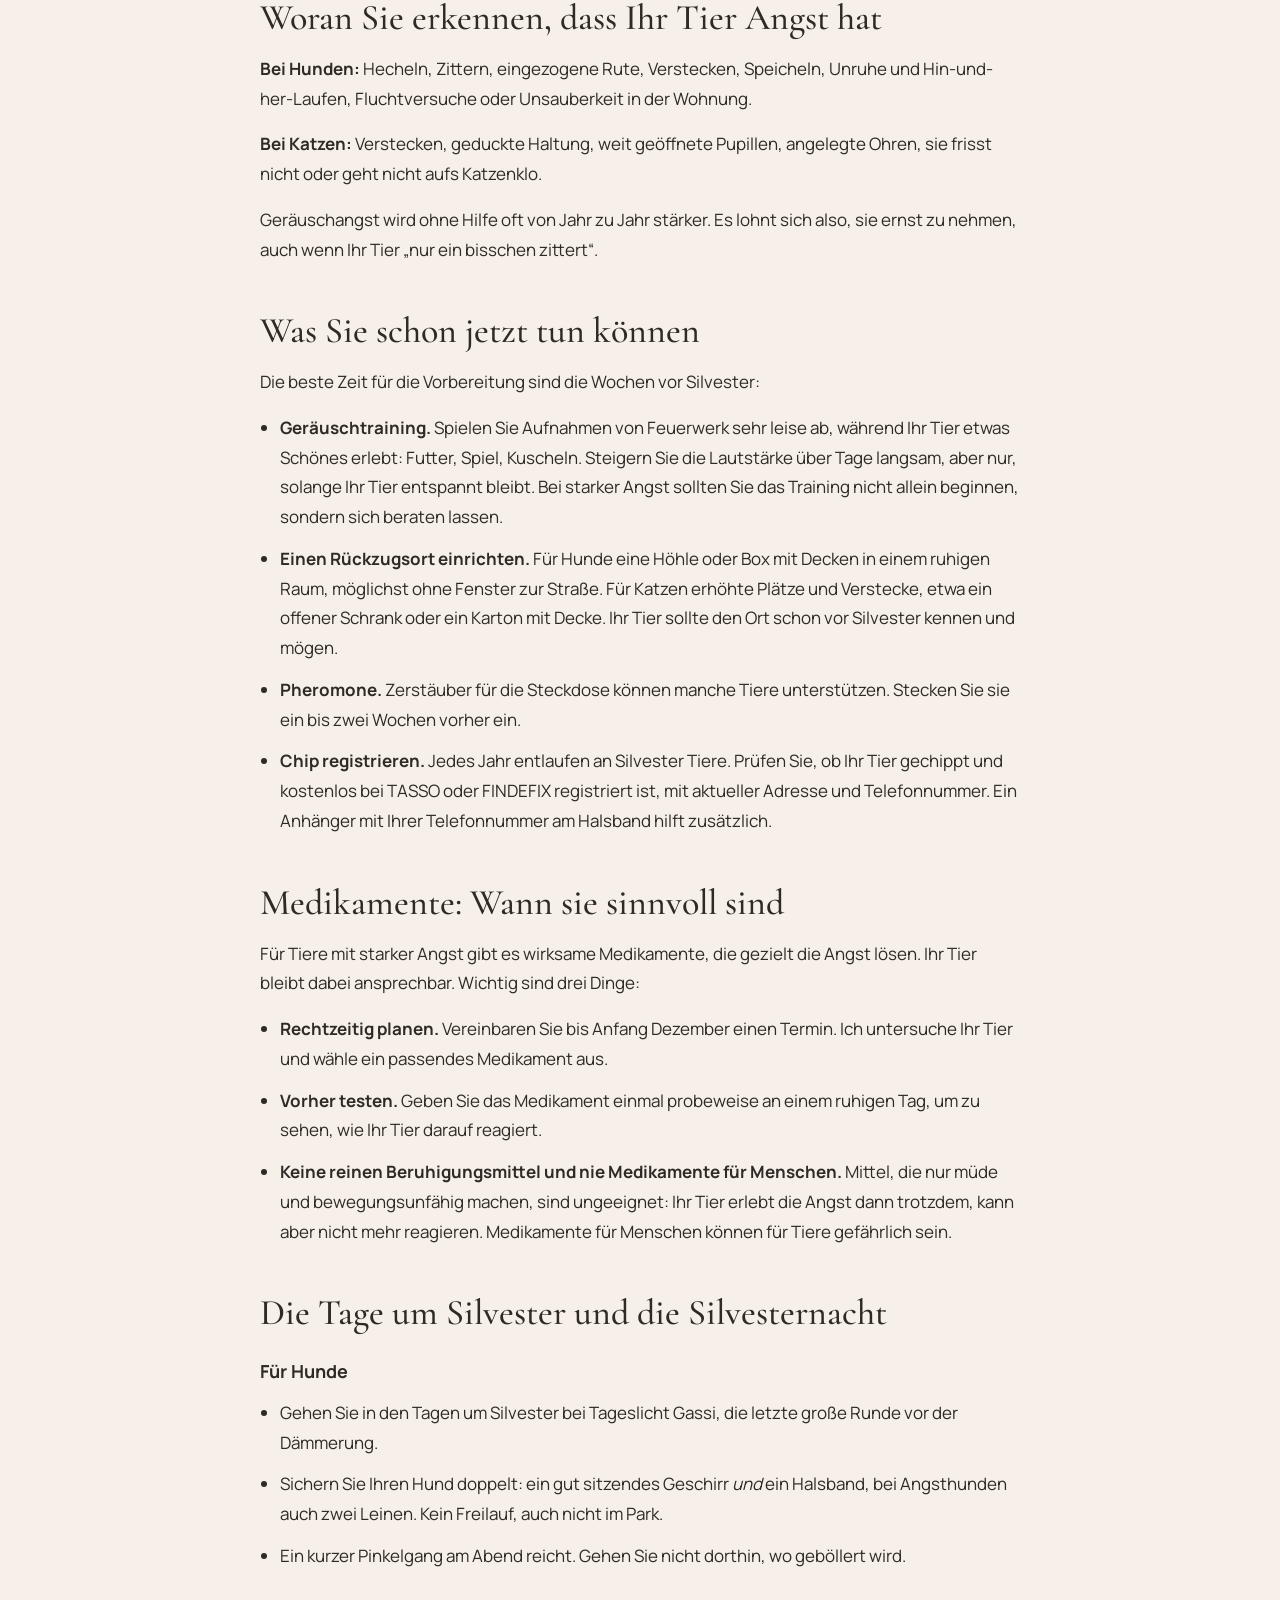
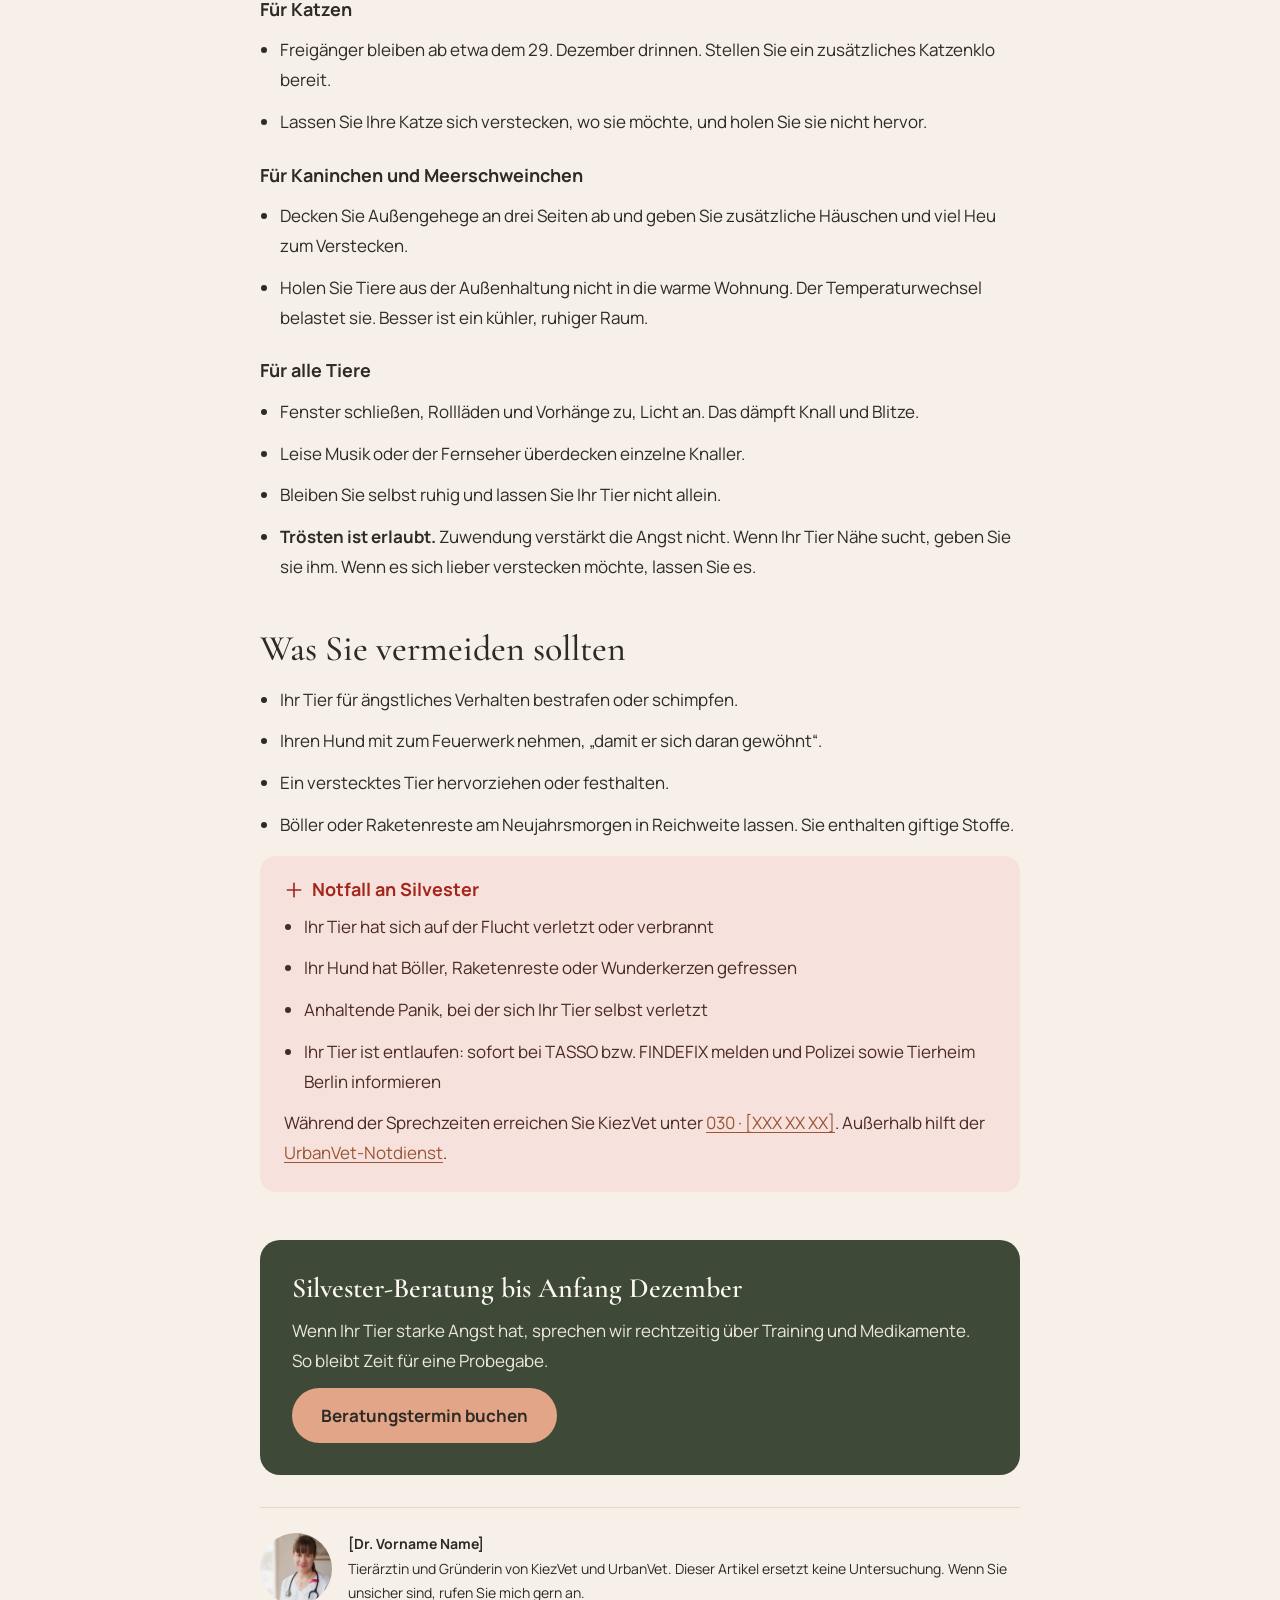
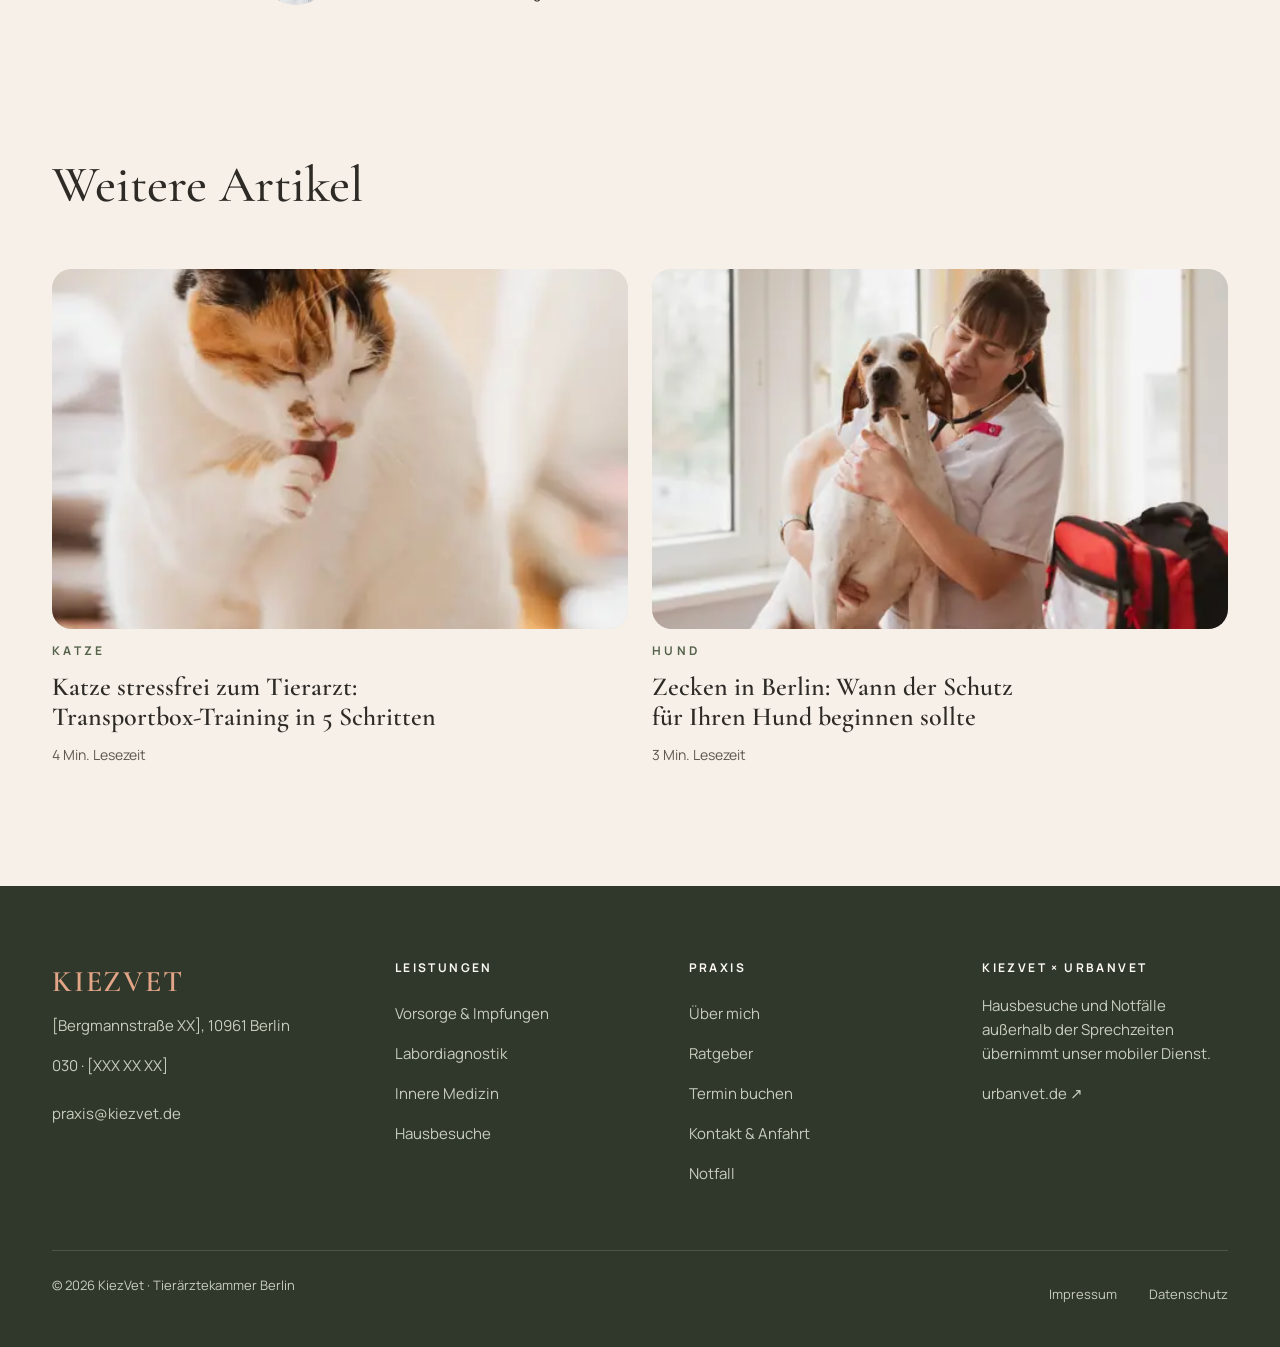
<file: ratgeber-silvester-angst-hund-katze.html>
<!doctype html>
<html lang="de">
<head>
  <meta charset="utf-8">
  <meta name="viewport" content="width=device-width, initial-scale=1, viewport-fit=cover">
  <title>Silvester: Hund & Katze mit Angst richtig helfen | KiezVet</title>
  <meta name="description" content="Ihr Tier hat Angst vor Böllern? Was jetzt schon hilft, wie Sie die Silvesternacht vorbereiten und wann Medikamente sinnvoll sind.">
  <meta name="theme-color" content="#3e4a37">
  <meta name="robots" content="index, follow, max-image-preview:large">
  <link rel="canonical" href="https://kiezvet.de/ratgeber-silvester-angst-hund-katze.html">
  <meta property="og:type" content="article">
  <meta property="og:site_name" content="KiezVet">
  <meta property="og:locale" content="de_DE">
  <meta property="og:title" content="Silvester: Hund & Katze mit Angst richtig helfen | KiezVet">
  <meta property="og:description" content="Ihr Tier hat Angst vor Böllern? Was jetzt schon hilft, wie Sie die Silvesternacht vorbereiten und wann Medikamente sinnvoll sind.">
  <meta property="og:url" content="https://kiezvet.de/ratgeber-silvester-angst-hund-katze.html">
  <meta property="og:image" content="https://kiezvet.de/assets/img/angstfrei-hund-1200.webp">
  <meta property="og:image:alt" content="KiezVet Ratgeber">
  <meta name="twitter:card" content="summary_large_image">
  <link rel="icon" href="assets/img/favicon-48.png" type="image/png" sizes="48x48">
  <link rel="apple-touch-icon" href="apple-touch-icon.png">
  <link rel="preload" href="assets/fonts/manrope-normal-2.woff2" as="font" type="font/woff2" crossorigin>
  <link rel="stylesheet" href="assets/css/fonts.css">
  <link rel="stylesheet" href="assets/css/styles.css">
  <script type="application/ld+json">
  {
    "@context": "https://schema.org",
    "@type": "BlogPosting",
    "headline": "Silvester im Kiez: So helfen Sie Ihrem ängstlichen Tier",
    "description": "Ihr Tier hat Angst vor Böllern? Was jetzt schon hilft, wie Sie die Silvesternacht vorbereiten und wann Medikamente sinnvoll sind.",
    "image": "https://kiezvet.de/assets/img/angstfrei-hund-1200.webp",
    "datePublished": "2026-11-11",
    "dateModified": "2026-11-11",
    "inLanguage": "de",
    "mainEntityOfPage": "https://kiezvet.de/ratgeber-silvester-angst-hund-katze.html",
    "author": {
      "@type": "Person",
      "name": "[Dr. Vorname Name]",
      "jobTitle": "Tierärztin",
      "url": "https://kiezvet.de/ueber-mich.html"
    },
    "publisher": {
      "@type": "VeterinaryCare",
      "@id": "https://kiezvet.de/#praxis",
      "name": "KiezVet Tierarztpraxis",
      "logo": {
        "@type": "ImageObject",
        "url": "https://kiezvet.de/assets/img/logo-512.png"
      }
    }
  }
  </script>
  <script type="application/ld+json">
  {
    "@context": "https://schema.org",
    "@type": "BreadcrumbList",
    "itemListElement": [
      {
        "@type": "ListItem",
        "position": 1,
        "name": "Start",
        "item": "https://kiezvet.de/"
      },
      {
        "@type": "ListItem",
        "position": 2,
        "name": "Ratgeber",
        "item": "https://kiezvet.de/ratgeber.html"
      },
      {
        "@type": "ListItem",
        "position": 3,
        "name": "Silvester im Kiez: So helfen Sie Ihrem ängstlichen Tier",
        "item": "https://kiezvet.de/ratgeber-silvester-angst-hund-katze.html"
      }
    ]
  }
  </script>
</head>
<body>
<a class="skip-link" href="#main">Zum Inhalt springen</a>
<svg xmlns="http://www.w3.org/2000/svg" style="display:none" aria-hidden="true">
  <symbol id="i-shield" viewBox="0 0 24 24"><path d="M12 3l7 3v5c0 4.5-3 8.2-7 10-4-1.8-7-5.5-7-10V6l7-3z"/><path d="M9 12l2 2 4-4"/></symbol>
  <symbol id="i-lab" viewBox="0 0 24 24"><path d="M10 3h4M11 3v6l-5 9a2 2 0 0 0 1.7 3h8.6a2 2 0 0 0 1.7-3l-5-9V3M8 15h8"/></symbol>
  <symbol id="i-heart" viewBox="0 0 24 24"><path d="M20.8 5.6a5 5 0 0 0-7.1 0L12 7.3l-1.7-1.7a5 5 0 0 0-7.1 7.1L12 21.5l8.8-8.8a5 5 0 0 0 0-7.1z"/></symbol>
  <symbol id="i-home" viewBox="0 0 24 24"><path d="M3 11l9-7 9 7"/><path d="M5 10v10h14V10"/><path d="M10 20v-6h4v6"/></symbol>
  <symbol id="i-senior" viewBox="0 0 24 24"><path d="M12 21c-4-3-8-6-8-11a4 4 0 0 1 8-1 4 4 0 0 1 8 1c0 5-4 8-8 11z"/></symbol>
  <symbol id="i-check" viewBox="0 0 24 24"><path d="M5 12.5l4.5 4.5L19 7.5"/></symbol>
  <symbol id="i-plus" viewBox="0 0 24 24"><path d="M12 4v16M4 12h16"/></symbol>
  <symbol id="i-phone" viewBox="0 0 24 24"><path d="M5 4h4l2 5-2.5 1.5a11 11 0 0 0 5 5L15 13l5 2v4a2 2 0 0 1-2 2A16 16 0 0 1 3 6a2 2 0 0 1 2-2"/></symbol>
  <symbol id="i-calendar" viewBox="0 0 24 24"><rect x="4" y="5" width="16" height="15" rx="2"/><path d="M4 10h16M9 3v4M15 3v4"/></symbol>
  <symbol id="i-pin" viewBox="0 0 24 24"><path d="M12 21s-7-6.2-7-11.5A7 7 0 0 1 19 9.5C19 14.8 12 21 12 21z"/><circle cx="12" cy="9.5" r="2.5"/></symbol>
  <symbol id="i-menu" viewBox="0 0 24 24"><path d="M4 7h16M4 12h16M4 17h16"/></symbol>
  <symbol id="i-paw" viewBox="0 0 24 24"><circle cx="7" cy="9" r="1.8"/><circle cx="11" cy="6" r="1.8"/><circle cx="15" cy="6.5" r="1.8"/><circle cx="18" cy="10" r="1.8"/><path d="M12 11c-3 0-6 4-6 6.5 0 1.7 1.5 2.5 3 2.5 1.2 0 2-.5 3-.5s1.8.5 3 .5c1.5 0 3-.8 3-2.5 0-2.5-3-6.5-6-6.5z"/></symbol>
</svg>
<div class="utility-bar">
  <div class="container">
    <span class="status"><span class="dot" aria-hidden="true"></span><span data-open-status>Sprechzeiten siehe Kontakt</span></span>
    <span class="hide-sm" data-fill="address">[Bergmannstraße XX], 10961 Berlin</span>
    <a href="tel:+4930000000" data-tel="practice" data-fill="phone">030 · [XXX XX XX]</a>
    <a class="emergency-link" href="notfall.html">Notfall</a>
  </div>
</div>
<header class="site-header">
  <div class="container">
    <a class="brand" href="index.html" aria-label="KiezVet – zur Startseite">
      <img src="assets/img/logo-120.webp" alt="" width="60" height="60">
      <span class="brand-text"><span class="brand-name">KIEZVET</span><span class="brand-sub">TIERARZTPRAXIS</span></span>
    </a>
    <nav class="main-nav" id="main-nav" aria-label="Hauptnavigation">
      <ul>
        <li><a href="leistungen.html">Leistungen</a></li>
        <li><a href="ueber-mich.html">Über mich</a></li>
        <li><a href="ratgeber.html" aria-current="page">Ratgeber</a></li>
        <li><a href="notfall.html">Notfall</a></li>
        <li><a href="kontakt.html">Kontakt & Anfahrt</a></li>
      </ul>
    </nav>
    <a class="btn btn--primary" href="termin.html">Termin buchen</a>
    <button class="nav-toggle" type="button" aria-expanded="false" aria-controls="main-nav" aria-label="Menü öffnen"><svg class="icon" aria-hidden="true"><use href="#i-menu"></use></svg></button>
  </div>
</header>

<main id="main">
<article>
<header class="page-hero article-header">
  <div class="container article-col stack">
    <nav class="breadcrumb" aria-label="Brotkrumen"><a href="index.html">Start</a> / <a href="ratgeber.html">Ratgeber</a> / Saisonal</nav>
    <h1><span class="h1-kicker">Ratgeber · Saisonal</span> Silvester im Kiez: So helfen Sie Ihrem ängstlichen Tier</h1>
    <p class="lead">In Berlin beginnt Silvester für viele Tiere nicht am 31. Dezember, sondern Tage vorher, mit dem ersten Böller vor der Haustür. In einem dicht bebauten Kiez wie Kreuzberg hallt jeder Knall zwischen den Häusern wider. Die gute Nachricht: Wer jetzt anfängt, kann seinem Tier viel Angst ersparen.</p>
    <p class="article-meta small muted">Von <a href="ueber-mich.html">[Dr. Vorname Name]</a>, Tierärztin · <time datetime="2026-11-11">11. November 2026</time> · 3 Min. Lesezeit</p>
  </div>
</header>
<div class="container article-col">
  <div class="frame article-image article-image--portrait"><picture><source type="image/webp" srcset="assets/img/angstfrei-hund-480.webp 480w, assets/img/angstfrei-hund-800.webp 800w, assets/img/angstfrei-hund-1200.webp 1200w" sizes="(max-width: 760px) 100vw, 720px"><img decoding="async" src="assets/img/angstfrei-hund.jpg" alt="Ein Hund schnuppert vertrauensvoll an der Hand der Tierärztin" width="1200" height="1803" fetchpriority="high"></picture></div>
  <div class="prose article-body">
      <nav class="toc" aria-label="Inhalt">
        <p class="toc-title">Inhalt</p>
        <ol>
          <li><a href="#anzeichen">Woran Sie erkennen, dass Ihr Tier Angst hat</a></li>
          <li><a href="#vorbereitung">Was Sie schon jetzt tun können</a></li>
          <li><a href="#medikamente">Medikamente: Wann sie sinnvoll sind</a></li>
          <li><a href="#nacht">Die Tage um Silvester und die Silvesternacht</a></li>
          <li><a href="#vermeiden">Was Sie vermeiden sollten</a></li>
        </ol>
      </nav>
      <h2 id="anzeichen">Woran Sie erkennen, dass Ihr Tier Angst hat</h2>
<p><strong>Bei Hunden:</strong> Hecheln, Zittern, eingezogene Rute, Verstecken, Speicheln, Unruhe und Hin-und-her-Laufen, Fluchtversuche oder Unsauberkeit in der Wohnung.</p>
<p><strong>Bei Katzen:</strong> Verstecken, geduckte Haltung, weit geöffnete Pupillen, angelegte Ohren, sie frisst nicht oder geht nicht aufs Katzenklo.</p>
<p>Geräuschangst wird ohne Hilfe oft von Jahr zu Jahr stärker. Es lohnt sich also, sie ernst zu nehmen, auch wenn Ihr Tier „nur ein bisschen zittert“.</p>
      <h2 id="vorbereitung">Was Sie schon jetzt tun können</h2>
<p>Die beste Zeit für die Vorbereitung sind die Wochen vor Silvester:</p>
<ul>
<li><strong>Geräuschtraining.</strong> Spielen Sie Aufnahmen von Feuerwerk sehr leise ab, während Ihr Tier etwas Schönes erlebt: Futter, Spiel, Kuscheln. Steigern Sie die Lautstärke über Tage langsam, aber nur, solange Ihr Tier entspannt bleibt. Bei starker Angst sollten Sie das Training nicht allein beginnen, sondern sich beraten lassen.</li>
<li><strong>Einen Rückzugsort einrichten.</strong> Für Hunde eine Höhle oder Box mit Decken in einem ruhigen Raum, möglichst ohne Fenster zur Straße. Für Katzen erhöhte Plätze und Verstecke, etwa ein offener Schrank oder ein Karton mit Decke. Ihr Tier sollte den Ort schon vor Silvester kennen und mögen.</li>
<li><strong>Pheromone.</strong> Zerstäuber für die Steckdose können manche Tiere unterstützen. Stecken Sie sie ein bis zwei Wochen vorher ein.</li>
<li><strong>Chip registrieren.</strong> Jedes Jahr entlaufen an Silvester Tiere. Prüfen Sie, ob Ihr Tier gechippt und kostenlos bei TASSO oder FINDEFIX registriert ist, mit aktueller Adresse und Telefonnummer. Ein Anhänger mit Ihrer Telefonnummer am Halsband hilft zusätzlich.</li>
</ul>
      <h2 id="medikamente">Medikamente: Wann sie sinnvoll sind</h2>
<p>Für Tiere mit starker Angst gibt es wirksame Medikamente, die gezielt die Angst lösen. Ihr Tier bleibt dabei ansprechbar. Wichtig sind drei Dinge:</p>
<ul>
<li><strong>Rechtzeitig planen.</strong> Vereinbaren Sie bis Anfang Dezember einen Termin. Ich untersuche Ihr Tier und wähle ein passendes Medikament aus.</li>
<li><strong>Vorher testen.</strong> Geben Sie das Medikament einmal probeweise an einem ruhigen Tag, um zu sehen, wie Ihr Tier darauf reagiert.</li>
<li><strong>Keine reinen Beruhigungsmittel und nie Medikamente für Menschen.</strong> Mittel, die nur müde und bewegungsunfähig machen, sind ungeeignet: Ihr Tier erlebt die Angst dann trotzdem, kann aber nicht mehr reagieren. Medikamente für Menschen können für Tiere gefährlich sein.</li>
</ul>
      <h2 id="nacht">Die Tage um Silvester und die Silvesternacht</h2>
<h3>Für Hunde</h3>
<ul>
<li>Gehen Sie in den Tagen um Silvester bei Tageslicht Gassi, die letzte große Runde vor der Dämmerung.</li>
<li>Sichern Sie Ihren Hund doppelt: ein gut sitzendes Geschirr <em>und</em> ein Halsband, bei Angsthunden auch zwei Leinen. Kein Freilauf, auch nicht im Park.</li>
<li>Ein kurzer Pinkelgang am Abend reicht. Gehen Sie nicht dorthin, wo geböllert wird.</li>
</ul>
<h3>Für Katzen</h3>
<ul>
<li>Freigänger bleiben ab etwa dem 29. Dezember drinnen. Stellen Sie ein zusätzliches Katzenklo bereit.</li>
<li>Lassen Sie Ihre Katze sich verstecken, wo sie möchte, und holen Sie sie nicht hervor.</li>
</ul>
<h3>Für Kaninchen und Meerschweinchen</h3>
<ul>
<li>Decken Sie Außengehege an drei Seiten ab und geben Sie zusätzliche Häuschen und viel Heu zum Verstecken.</li>
<li>Holen Sie Tiere aus der Außenhaltung nicht in die warme Wohnung. Der Temperaturwechsel belastet sie. Besser ist ein kühler, ruhiger Raum.</li>
</ul>
<h3>Für alle Tiere</h3>
<ul>
<li>Fenster schließen, Rollläden und Vorhänge zu, Licht an. Das dämpft Knall und Blitze.</li>
<li>Leise Musik oder der Fernseher überdecken einzelne Knaller.</li>
<li>Bleiben Sie selbst ruhig und lassen Sie Ihr Tier nicht allein.</li>
<li><strong>Trösten ist erlaubt.</strong> Zuwendung verstärkt die Angst nicht. Wenn Ihr Tier Nähe sucht, geben Sie sie ihm. Wenn es sich lieber verstecken möchte, lassen Sie es.</li>
</ul>
      <h2 id="vermeiden">Was Sie vermeiden sollten</h2>
<ul>
<li>Ihr Tier für ängstliches Verhalten bestrafen oder schimpfen.</li>
<li>Ihren Hund mit zum Feuerwerk nehmen, „damit er sich daran gewöhnt“.</li>
<li>Ein verstecktes Tier hervorziehen oder festhalten.</li>
<li>Böller oder Raketenreste am Neujahrsmorgen in Reichweite lassen. Sie enthalten giftige Stoffe.</li>
</ul>
      <aside class="callout callout--alert" aria-labelledby="callout-title">
        <h2 id="callout-title" class="callout-title"><svg class="icon" aria-hidden="true"><use href="#i-plus"></use></svg>Notfall an Silvester</h2>
        <ul><li>Ihr Tier hat sich auf der Flucht verletzt oder verbrannt</li><li>Ihr Hund hat Böller, Raketenreste oder Wunderkerzen gefressen</li><li>Anhaltende Panik, bei der sich Ihr Tier selbst verletzt</li><li>Ihr Tier ist entlaufen: sofort bei TASSO bzw. FINDEFIX melden und Polizei sowie Tierheim Berlin informieren</li></ul>
        <p>Während der Sprechzeiten erreichen Sie KiezVet unter <a href="tel:+4930000000" data-tel="practice" data-fill="phone">030 · [XXX XX XX]</a>. Außerhalb hilft der <a href="notfall.html">UrbanVet-Notdienst</a>.</p>
      </aside>
      <div class="cta-box">
        <p class="cta-title">Silvester-Beratung bis Anfang Dezember</p>
        <p>Wenn Ihr Tier starke Angst hat, sprechen wir rechtzeitig über Training und Medikamente. So bleibt Zeit für eine Probegabe.</p>
        <a class="btn btn--light" href="termin.html">Beratungstermin buchen</a>
      </div>
      <div class="author-box">
        <img src="assets/img/portraet-480.webp" alt="" width="72" height="72" loading="lazy">
        <p class="small"><strong>[Dr. Vorname Name]</strong><br>Tierärztin und Gründerin von KiezVet und UrbanVet. Dieser Artikel ersetzt keine Untersuchung. Wenn Sie unsicher sind, rufen Sie mich gern an.</p>
      </div>
  </div>
</div>
</article>
<section class="section">
  <div class="container stack-lg">
    <h2>Weitere Artikel</h2>
    <div class="grid-2">
      <a class="post" href="ratgeber-katze-stressfrei-zum-tierarzt.html">
        <div class="post-media"><picture><source type="image/webp" srcset="assets/img/ratgeber-katze-480.webp 480w, assets/img/ratgeber-katze-800.webp 800w, assets/img/ratgeber-katze-1200.webp 1200w" sizes="(max-width: 700px) 100vw, 400px"><img decoding="async" src="assets/img/ratgeber-katze.jpg" alt="Eine dreifarbige Katze putzt sich entspannt die Pfote" width="1200" height="1803" loading="lazy"></picture></div>
        <span class="eyebrow">Katze</span>
        <h3 class="post-title">Katze stressfrei zum Tierarzt: Transportbox-Training in 5 Schritten</h3>
        <span class="small muted">4 Min. Lesezeit</span>
      </a>
      <a class="post" href="ratgeber-zecken-hund-berlin.html">
        <div class="post-media"><picture><source type="image/webp" srcset="assets/img/hausbesuch-hund-480.webp 480w, assets/img/hausbesuch-hund-800.webp 800w, assets/img/hausbesuch-hund-1200.webp 1200w" sizes="(max-width: 700px) 100vw, 400px"><img decoding="async" src="assets/img/hausbesuch-hund.jpg" alt="Die Tierärztin untersucht einen Hund mit dem Stethoskop" width="1200" height="798" loading="lazy"></picture></div>
        <span class="eyebrow">Hund</span>
        <h3 class="post-title">Zecken in Berlin: Wann der Schutz für Ihren Hund beginnen sollte</h3>
        <span class="small muted">3 Min. Lesezeit</span>
      </a>
    </div>
  </div>
</section>
</main>

<footer class="site-footer">
  <div class="container">
    <div class="footer-grid">
      <div class="footer-col">
        <span class="footer-brand">KIEZVET</span>
        <span data-fill="address">[Bergmannstraße XX], 10961 Berlin</span>
        <a href="tel:+4930000000" data-tel="practice" data-fill="phone">030 · [XXX XX XX]</a>
        <a href="mailto:praxis@kiezvet.de" data-mail data-fill="email">praxis@kiezvet.de</a>
      </div>
      <div class="footer-col">
        <p class="footer-title">Leistungen</p>
        <ul>
          <li><a href="leistungen.html#vorsorge">Vorsorge &amp; Impfungen</a></li>
          <li><a href="leistungen.html#labor">Labordiagnostik</a></li>
          <li><a href="leistungen.html#innere">Innere Medizin</a></li>
          <li><a href="leistungen.html#hausbesuche">Hausbesuche</a></li>
        </ul>
      </div>
      <div class="footer-col">
        <p class="footer-title">Praxis</p>
        <ul>
          <li><a href="ueber-mich.html">Über mich</a></li>
          <li><a href="ratgeber.html">Ratgeber</a></li>
          <li><a href="termin.html">Termin buchen</a></li>
          <li><a href="kontakt.html">Kontakt &amp; Anfahrt</a></li>
          <li><a href="notfall.html">Notfall</a></li>
        </ul>
      </div>
      <div class="footer-col">
        <p class="footer-title">KiezVet × UrbanVet</p>
        <p>Hausbesuche und Notfälle außerhalb der Sprechzeiten übernimmt unser mobiler Dienst.</p>
        <a href="https://urbanvet.de" rel="noopener">urbanvet.de ↗</a>
      </div>
    </div>
    <div class="footer-bottom">
      <span>© <span data-year>2026</span> KiezVet · Tierärztekammer Berlin</span>
      <a href="impressum.html">Impressum</a>
      <a href="datenschutz.html">Datenschutz</a>
    </div>
  </div>
</footer>
<nav class="mobile-bar" aria-label="Schnellzugriff">
  <a href="tel:+4930000000" data-tel="practice"><svg class="icon" aria-hidden="true"><use href="#i-phone"></use></svg>Anrufen</a>
  <a class="is-primary" href="termin.html"><svg class="icon" aria-hidden="true"><use href="#i-calendar"></use></svg>Termin</a>
  <a class="is-alert" href="notfall.html"><svg class="icon" aria-hidden="true"><use href="#i-plus"></use></svg>Notfall</a>
</nav>

<script src="assets/js/config.js" defer></script>
<script src="assets/js/main.js" defer></script>
</body>
</html>
</file>
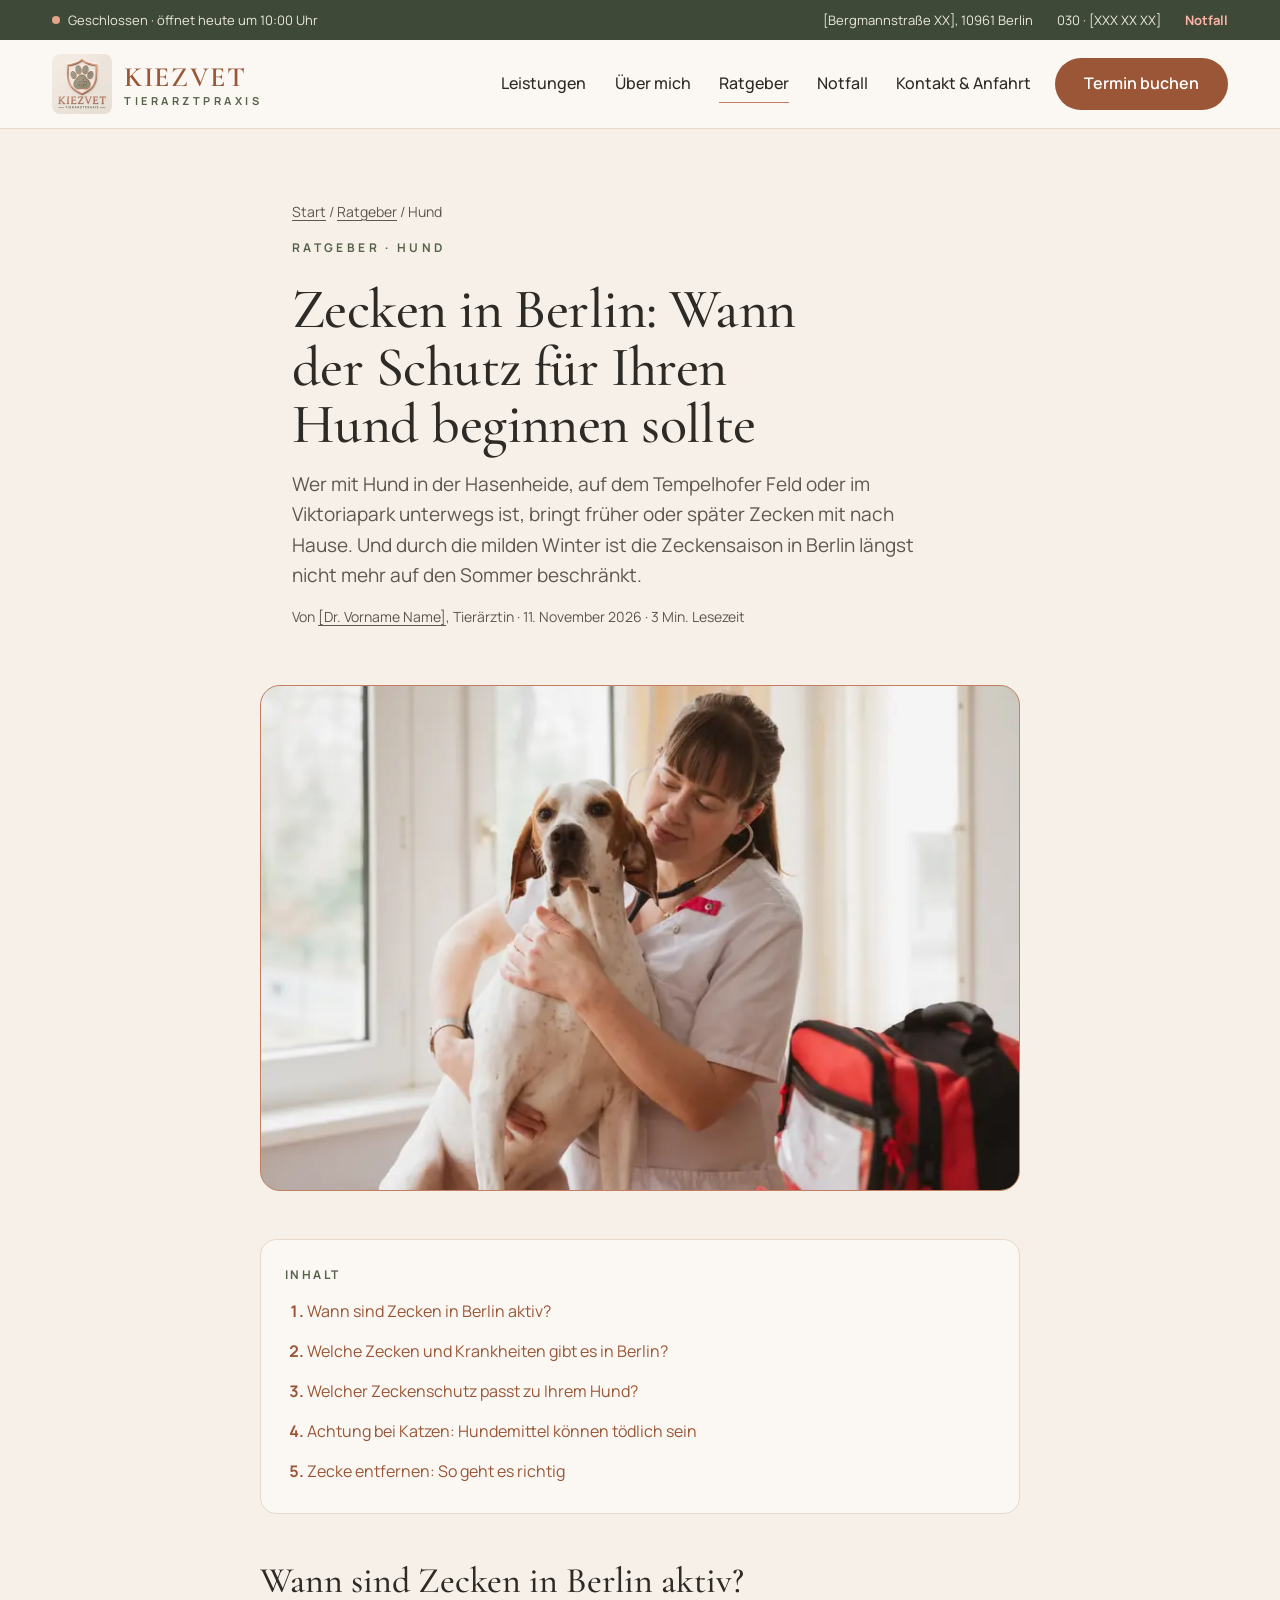
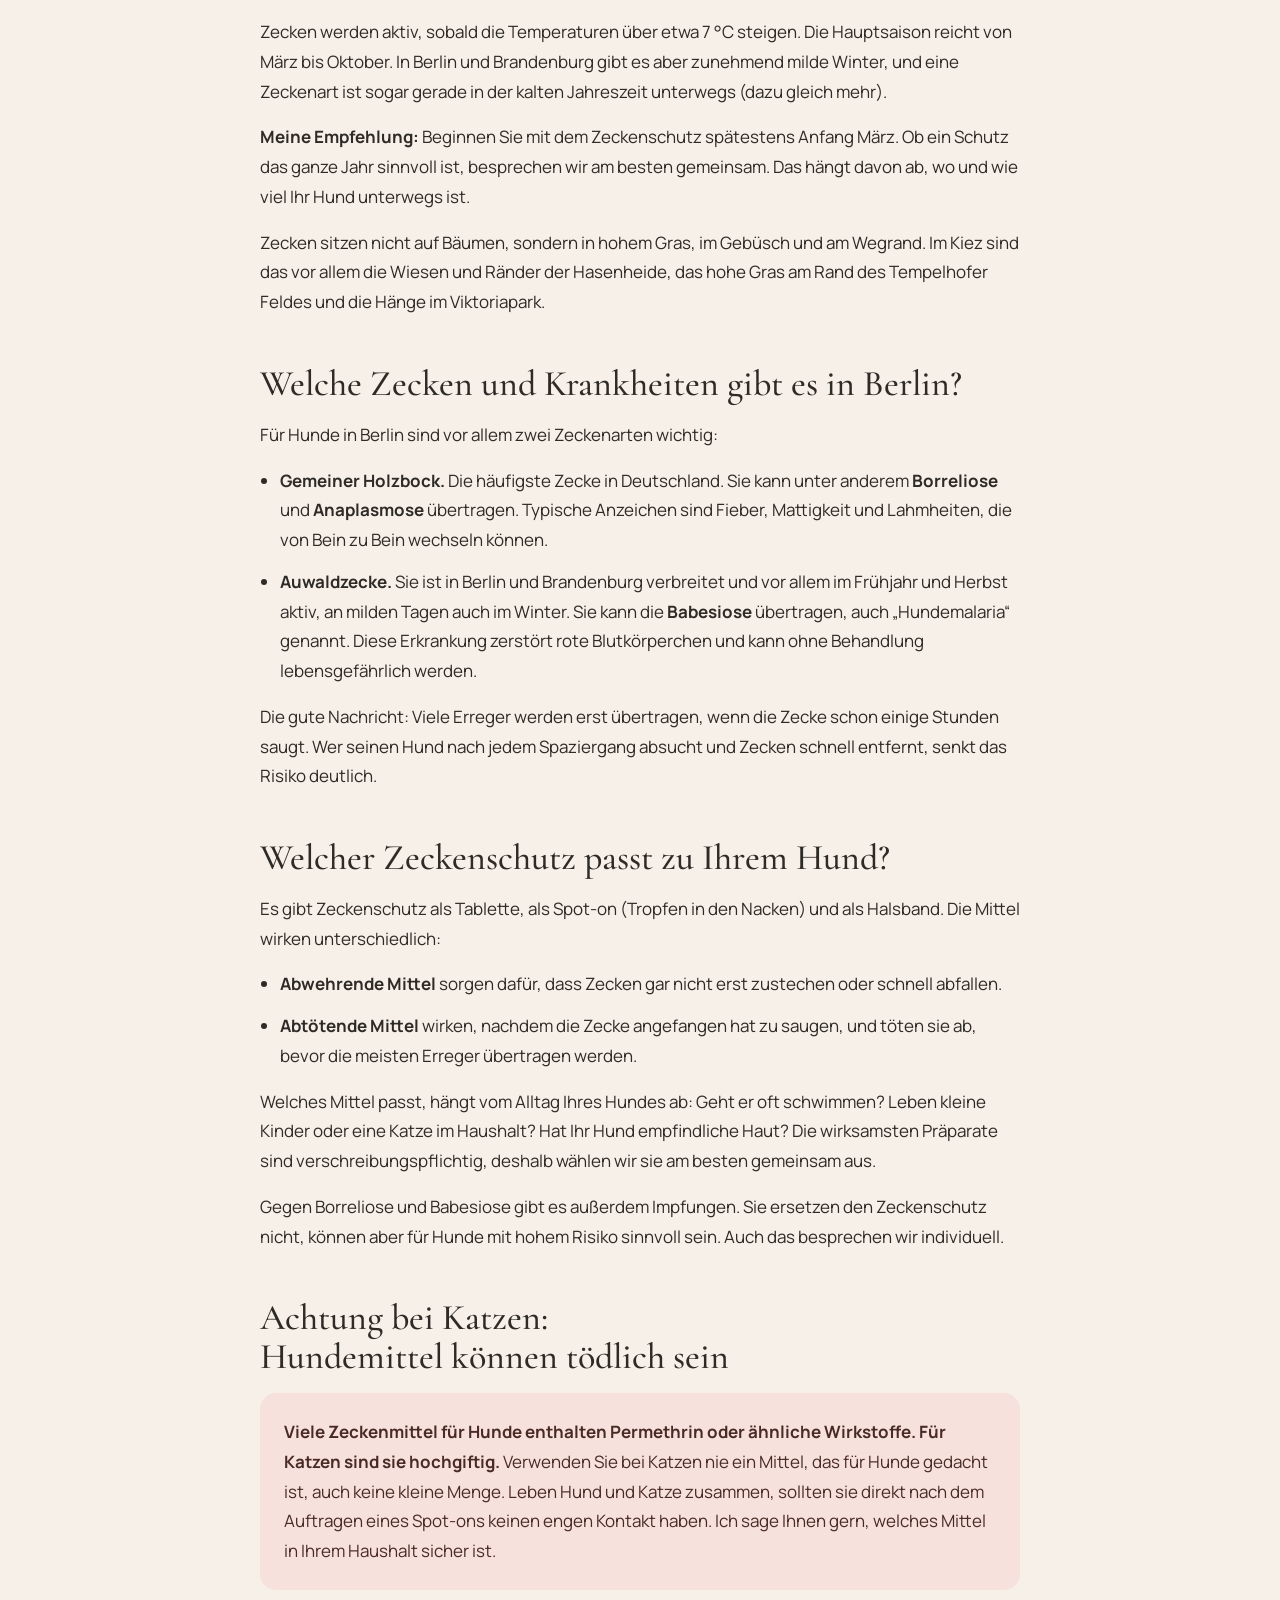
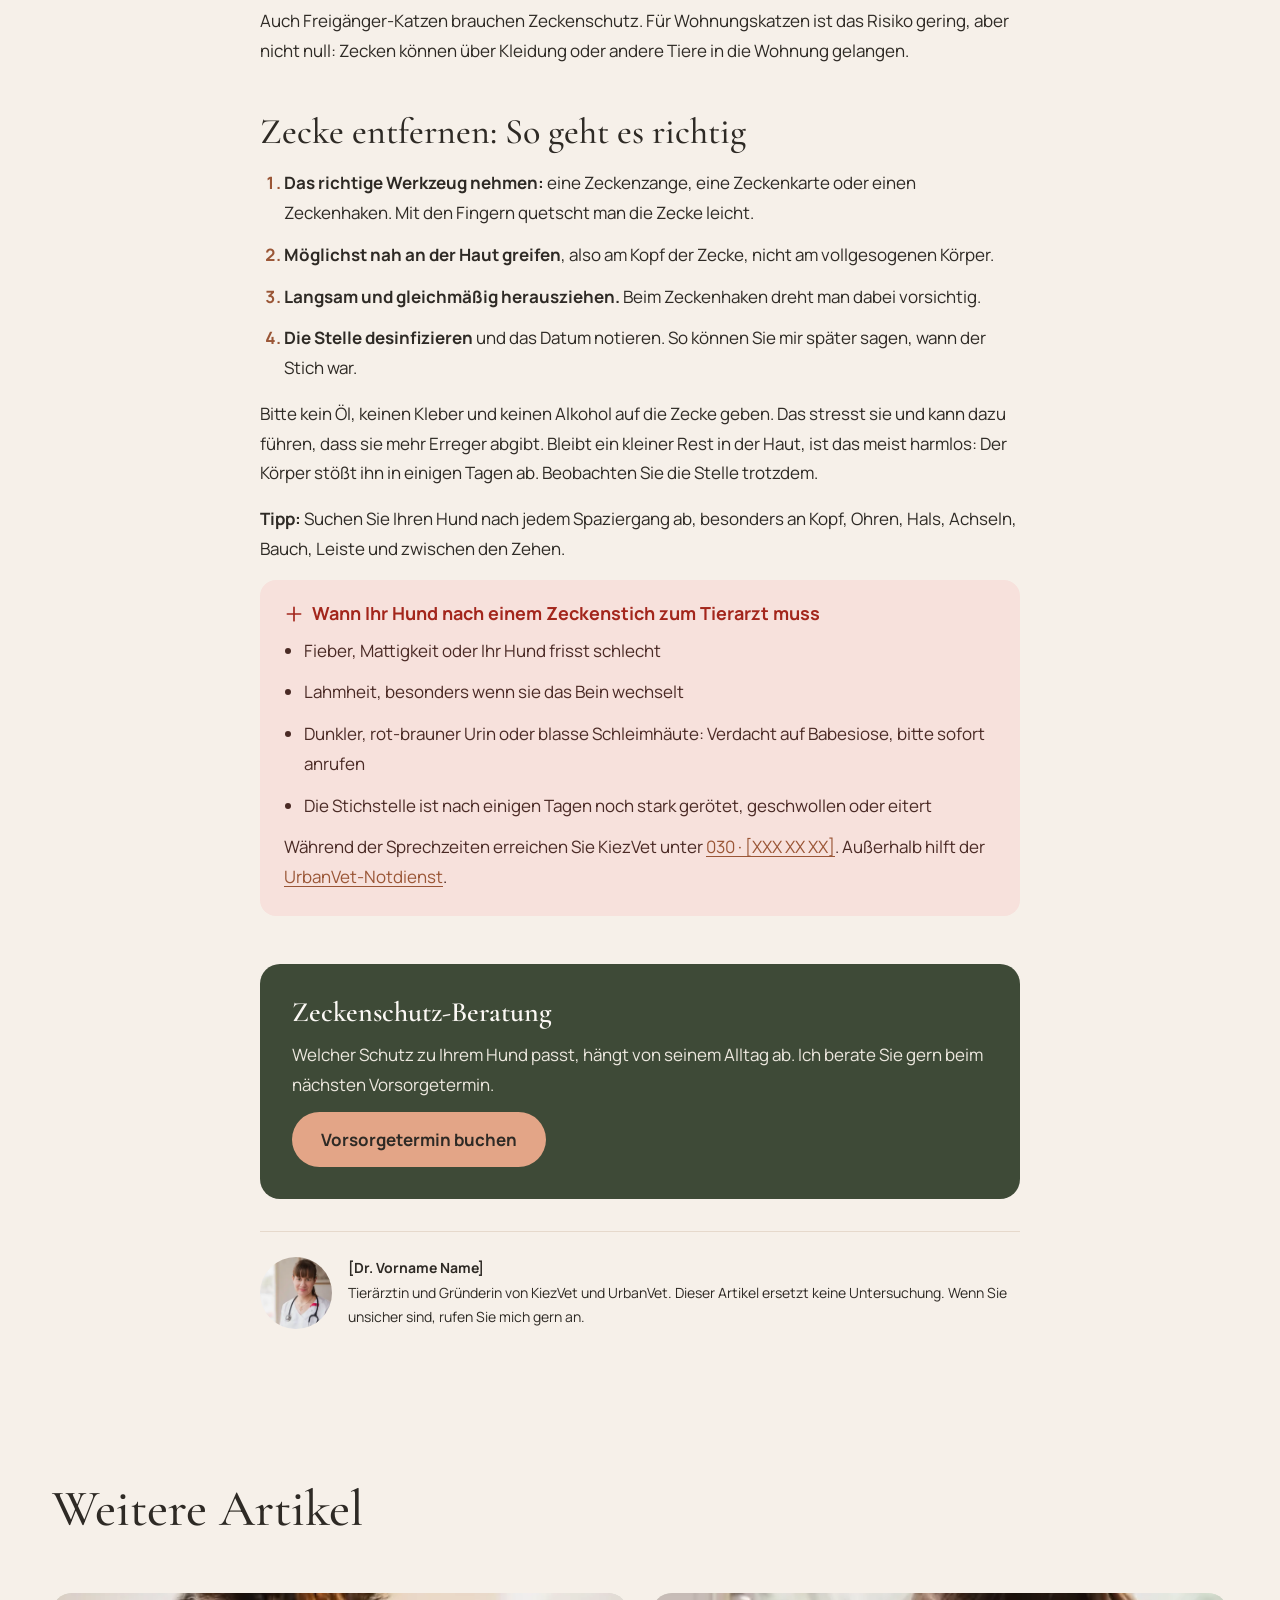
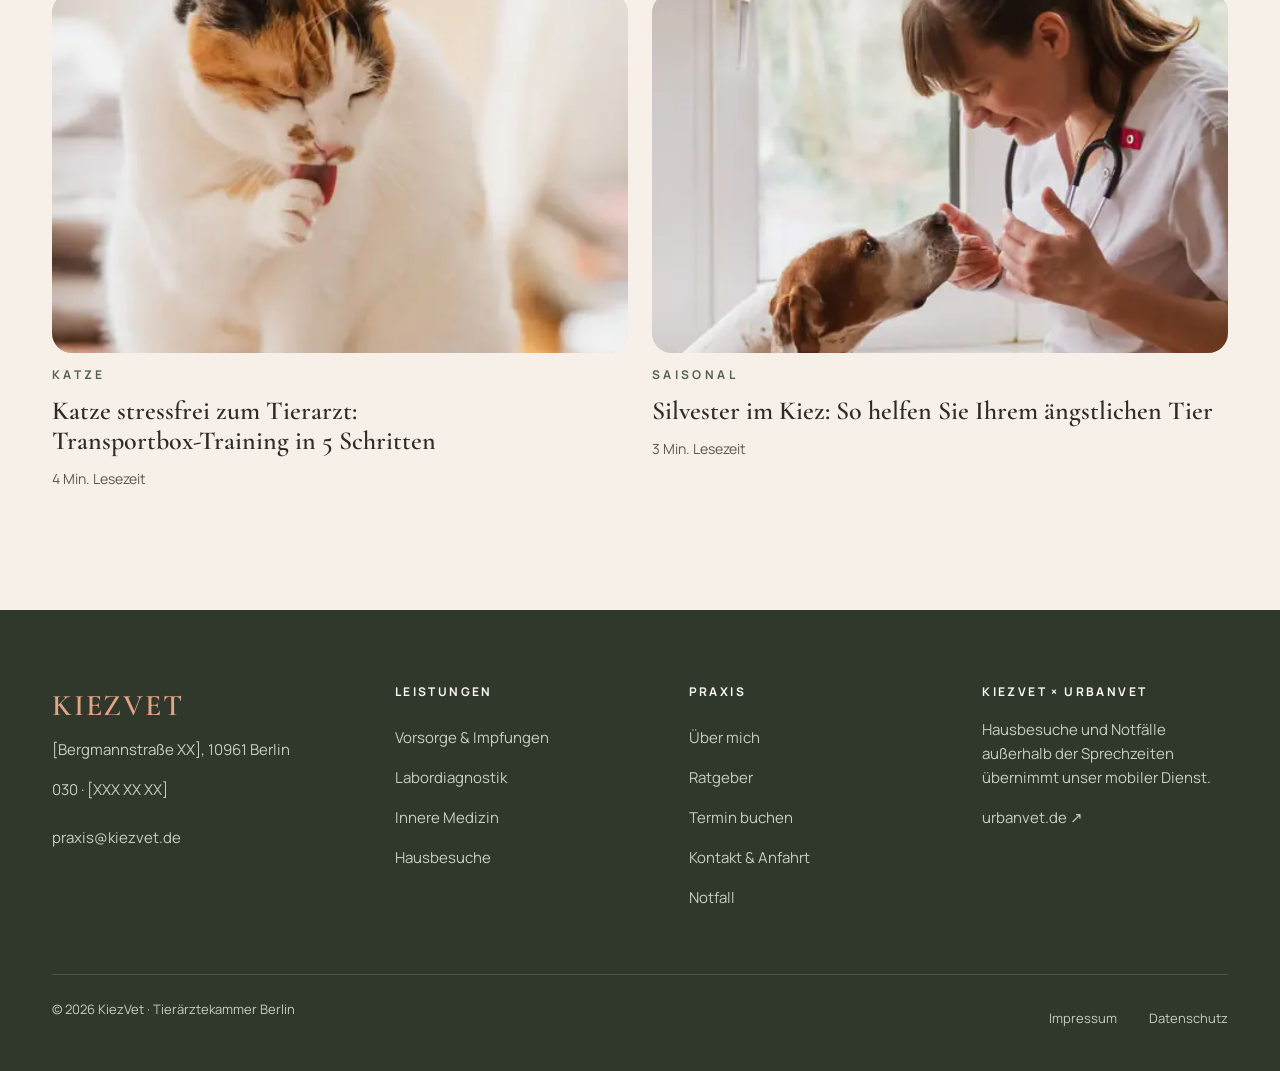
<file: ratgeber-zecken-hund-berlin.html>
<!doctype html>
<html lang="de">
<head>
  <meta charset="utf-8">
  <meta name="viewport" content="width=device-width, initial-scale=1, viewport-fit=cover">
  <title>Zecken beim Hund in Berlin: Schutz & Entfernen | KiezVet</title>
  <meta name="description" content="Zecken in Berlin: Wann sie aktiv sind, welche Krankheiten sie übertragen, welcher Schutz passt und wie Sie eine Zecke richtig entfernen.">
  <meta name="theme-color" content="#3e4a37">
  <meta name="robots" content="index, follow, max-image-preview:large">
  <link rel="canonical" href="https://kiezvet.de/ratgeber-zecken-hund-berlin.html">
  <meta property="og:type" content="article">
  <meta property="og:site_name" content="KiezVet">
  <meta property="og:locale" content="de_DE">
  <meta property="og:title" content="Zecken beim Hund in Berlin: Schutz & Entfernen | KiezVet">
  <meta property="og:description" content="Zecken in Berlin: Wann sie aktiv sind, welche Krankheiten sie übertragen, welcher Schutz passt und wie Sie eine Zecke richtig entfernen.">
  <meta property="og:url" content="https://kiezvet.de/ratgeber-zecken-hund-berlin.html">
  <meta property="og:image" content="https://kiezvet.de/assets/img/hausbesuch-hund-1200.webp">
  <meta property="og:image:alt" content="KiezVet Ratgeber">
  <meta name="twitter:card" content="summary_large_image">
  <link rel="icon" href="assets/img/favicon-48.png" type="image/png" sizes="48x48">
  <link rel="apple-touch-icon" href="apple-touch-icon.png">
  <link rel="preload" href="assets/fonts/manrope-normal-2.woff2" as="font" type="font/woff2" crossorigin>
  <link rel="stylesheet" href="assets/css/fonts.css">
  <link rel="stylesheet" href="assets/css/styles.css">
  <script type="application/ld+json">
  {
    "@context": "https://schema.org",
    "@type": "BlogPosting",
    "headline": "Zecken in Berlin: Wann der Schutz für Ihren Hund beginnen sollte",
    "description": "Zecken in Berlin: Wann sie aktiv sind, welche Krankheiten sie übertragen, welcher Schutz passt und wie Sie eine Zecke richtig entfernen.",
    "image": "https://kiezvet.de/assets/img/hausbesuch-hund-1200.webp",
    "datePublished": "2026-11-11",
    "dateModified": "2026-11-11",
    "inLanguage": "de",
    "mainEntityOfPage": "https://kiezvet.de/ratgeber-zecken-hund-berlin.html",
    "author": {
      "@type": "Person",
      "name": "[Dr. Vorname Name]",
      "jobTitle": "Tierärztin",
      "url": "https://kiezvet.de/ueber-mich.html"
    },
    "publisher": {
      "@type": "VeterinaryCare",
      "@id": "https://kiezvet.de/#praxis",
      "name": "KiezVet Tierarztpraxis",
      "logo": {
        "@type": "ImageObject",
        "url": "https://kiezvet.de/assets/img/logo-512.png"
      }
    }
  }
  </script>
  <script type="application/ld+json">
  {
    "@context": "https://schema.org",
    "@type": "BreadcrumbList",
    "itemListElement": [
      {
        "@type": "ListItem",
        "position": 1,
        "name": "Start",
        "item": "https://kiezvet.de/"
      },
      {
        "@type": "ListItem",
        "position": 2,
        "name": "Ratgeber",
        "item": "https://kiezvet.de/ratgeber.html"
      },
      {
        "@type": "ListItem",
        "position": 3,
        "name": "Zecken in Berlin: Wann der Schutz für Ihren Hund beginnen sollte",
        "item": "https://kiezvet.de/ratgeber-zecken-hund-berlin.html"
      }
    ]
  }
  </script>
</head>
<body>
<a class="skip-link" href="#main">Zum Inhalt springen</a>
<svg xmlns="http://www.w3.org/2000/svg" style="display:none" aria-hidden="true">
  <symbol id="i-shield" viewBox="0 0 24 24"><path d="M12 3l7 3v5c0 4.5-3 8.2-7 10-4-1.8-7-5.5-7-10V6l7-3z"/><path d="M9 12l2 2 4-4"/></symbol>
  <symbol id="i-lab" viewBox="0 0 24 24"><path d="M10 3h4M11 3v6l-5 9a2 2 0 0 0 1.7 3h8.6a2 2 0 0 0 1.7-3l-5-9V3M8 15h8"/></symbol>
  <symbol id="i-heart" viewBox="0 0 24 24"><path d="M20.8 5.6a5 5 0 0 0-7.1 0L12 7.3l-1.7-1.7a5 5 0 0 0-7.1 7.1L12 21.5l8.8-8.8a5 5 0 0 0 0-7.1z"/></symbol>
  <symbol id="i-home" viewBox="0 0 24 24"><path d="M3 11l9-7 9 7"/><path d="M5 10v10h14V10"/><path d="M10 20v-6h4v6"/></symbol>
  <symbol id="i-senior" viewBox="0 0 24 24"><path d="M12 21c-4-3-8-6-8-11a4 4 0 0 1 8-1 4 4 0 0 1 8 1c0 5-4 8-8 11z"/></symbol>
  <symbol id="i-check" viewBox="0 0 24 24"><path d="M5 12.5l4.5 4.5L19 7.5"/></symbol>
  <symbol id="i-plus" viewBox="0 0 24 24"><path d="M12 4v16M4 12h16"/></symbol>
  <symbol id="i-phone" viewBox="0 0 24 24"><path d="M5 4h4l2 5-2.5 1.5a11 11 0 0 0 5 5L15 13l5 2v4a2 2 0 0 1-2 2A16 16 0 0 1 3 6a2 2 0 0 1 2-2"/></symbol>
  <symbol id="i-calendar" viewBox="0 0 24 24"><rect x="4" y="5" width="16" height="15" rx="2"/><path d="M4 10h16M9 3v4M15 3v4"/></symbol>
  <symbol id="i-pin" viewBox="0 0 24 24"><path d="M12 21s-7-6.2-7-11.5A7 7 0 0 1 19 9.5C19 14.8 12 21 12 21z"/><circle cx="12" cy="9.5" r="2.5"/></symbol>
  <symbol id="i-menu" viewBox="0 0 24 24"><path d="M4 7h16M4 12h16M4 17h16"/></symbol>
  <symbol id="i-paw" viewBox="0 0 24 24"><circle cx="7" cy="9" r="1.8"/><circle cx="11" cy="6" r="1.8"/><circle cx="15" cy="6.5" r="1.8"/><circle cx="18" cy="10" r="1.8"/><path d="M12 11c-3 0-6 4-6 6.5 0 1.7 1.5 2.5 3 2.5 1.2 0 2-.5 3-.5s1.8.5 3 .5c1.5 0 3-.8 3-2.5 0-2.5-3-6.5-6-6.5z"/></symbol>
</svg>
<div class="utility-bar">
  <div class="container">
    <span class="status"><span class="dot" aria-hidden="true"></span><span data-open-status>Sprechzeiten siehe Kontakt</span></span>
    <span class="hide-sm" data-fill="address">[Bergmannstraße XX], 10961 Berlin</span>
    <a href="tel:+4930000000" data-tel="practice" data-fill="phone">030 · [XXX XX XX]</a>
    <a class="emergency-link" href="notfall.html">Notfall</a>
  </div>
</div>
<header class="site-header">
  <div class="container">
    <a class="brand" href="index.html" aria-label="KiezVet – zur Startseite">
      <img src="assets/img/logo-120.webp" alt="" width="60" height="60">
      <span class="brand-text"><span class="brand-name">KIEZVET</span><span class="brand-sub">TIERARZTPRAXIS</span></span>
    </a>
    <nav class="main-nav" id="main-nav" aria-label="Hauptnavigation">
      <ul>
        <li><a href="leistungen.html">Leistungen</a></li>
        <li><a href="ueber-mich.html">Über mich</a></li>
        <li><a href="ratgeber.html" aria-current="page">Ratgeber</a></li>
        <li><a href="notfall.html">Notfall</a></li>
        <li><a href="kontakt.html">Kontakt & Anfahrt</a></li>
      </ul>
    </nav>
    <a class="btn btn--primary" href="termin.html">Termin buchen</a>
    <button class="nav-toggle" type="button" aria-expanded="false" aria-controls="main-nav" aria-label="Menü öffnen"><svg class="icon" aria-hidden="true"><use href="#i-menu"></use></svg></button>
  </div>
</header>

<main id="main">
<article>
<header class="page-hero article-header">
  <div class="container article-col stack">
    <nav class="breadcrumb" aria-label="Brotkrumen"><a href="index.html">Start</a> / <a href="ratgeber.html">Ratgeber</a> / Hund</nav>
    <h1><span class="h1-kicker">Ratgeber · Hund</span> Zecken in Berlin: Wann der Schutz für Ihren Hund beginnen sollte</h1>
    <p class="lead">Wer mit Hund in der Hasenheide, auf dem Tempelhofer Feld oder im Viktoriapark unterwegs ist, bringt früher oder später Zecken mit nach Hause. Und durch die milden Winter ist die Zeckensaison in Berlin längst nicht mehr auf den Sommer beschränkt.</p>
    <p class="article-meta small muted">Von <a href="ueber-mich.html">[Dr. Vorname Name]</a>, Tierärztin · <time datetime="2026-11-11">11. November 2026</time> · 3 Min. Lesezeit</p>
  </div>
</header>
<div class="container article-col">
  <div class="frame article-image article-image--landscape"><picture><source type="image/webp" srcset="assets/img/hausbesuch-hund-480.webp 480w, assets/img/hausbesuch-hund-800.webp 800w, assets/img/hausbesuch-hund-1200.webp 1200w" sizes="(max-width: 760px) 100vw, 720px"><img decoding="async" src="assets/img/hausbesuch-hund.jpg" alt="Die Tierärztin untersucht einen Hund mit dem Stethoskop" width="1200" height="798" fetchpriority="high"></picture></div>
  <div class="prose article-body">
      <nav class="toc" aria-label="Inhalt">
        <p class="toc-title">Inhalt</p>
        <ol>
          <li><a href="#wann">Wann sind Zecken in Berlin aktiv?</a></li>
          <li><a href="#krankheiten">Welche Zecken und Krankheiten gibt es in Berlin?</a></li>
          <li><a href="#schutz">Welcher Zeckenschutz passt zu Ihrem Hund?</a></li>
          <li><a href="#katzen">Achtung bei Katzen: Hundemittel können tödlich sein</a></li>
          <li><a href="#entfernen">Zecke entfernen: So geht es richtig</a></li>
        </ol>
      </nav>
      <h2 id="wann">Wann sind Zecken in Berlin aktiv?</h2>
<p>Zecken werden aktiv, sobald die Temperaturen über etwa 7 °C steigen. Die Hauptsaison reicht von März bis Oktober. In Berlin und Brandenburg gibt es aber zunehmend milde Winter, und eine Zeckenart ist sogar gerade in der kalten Jahreszeit unterwegs (dazu gleich mehr).</p>
<p><strong>Meine Empfehlung:</strong> Beginnen Sie mit dem Zeckenschutz spätestens Anfang März. Ob ein Schutz das ganze Jahr sinnvoll ist, besprechen wir am besten gemeinsam. Das hängt davon ab, wo und wie viel Ihr Hund unterwegs ist.</p>
<p>Zecken sitzen nicht auf Bäumen, sondern in hohem Gras, im Gebüsch und am Wegrand. Im Kiez sind das vor allem die Wiesen und Ränder der Hasenheide, das hohe Gras am Rand des Tempelhofer Feldes und die Hänge im Viktoriapark.</p>
      <h2 id="krankheiten">Welche Zecken und Krankheiten gibt es in Berlin?</h2>
<p>Für Hunde in Berlin sind vor allem zwei Zeckenarten wichtig:</p>
<ul>
<li><strong>Gemeiner Holzbock.</strong> Die häufigste Zecke in Deutschland. Sie kann unter anderem <strong>Borreliose</strong> und <strong>Anaplasmose</strong> übertragen. Typische Anzeichen sind Fieber, Mattigkeit und Lahmheiten, die von Bein zu Bein wechseln können.</li>
<li><strong>Auwaldzecke.</strong> Sie ist in Berlin und Brandenburg verbreitet und vor allem im Frühjahr und Herbst aktiv, an milden Tagen auch im Winter. Sie kann die <strong>Babesiose</strong> übertragen, auch „Hundemalaria“ genannt. Diese Erkrankung zerstört rote Blutkörperchen und kann ohne Behandlung lebensgefährlich werden.</li>
</ul>
<p>Die gute Nachricht: Viele Erreger werden erst übertragen, wenn die Zecke schon einige Stunden saugt. Wer seinen Hund nach jedem Spaziergang absucht und Zecken schnell entfernt, senkt das Risiko deutlich.</p>
      <h2 id="schutz">Welcher Zeckenschutz passt zu Ihrem Hund?</h2>
<p>Es gibt Zeckenschutz als Tablette, als Spot-on (Tropfen in den Nacken) und als Halsband. Die Mittel wirken unterschiedlich:</p>
<ul>
<li><strong>Abwehrende Mittel</strong> sorgen dafür, dass Zecken gar nicht erst zustechen oder schnell abfallen.</li>
<li><strong>Abtötende Mittel</strong> wirken, nachdem die Zecke angefangen hat zu saugen, und töten sie ab, bevor die meisten Erreger übertragen werden.</li>
</ul>
<p>Welches Mittel passt, hängt vom Alltag Ihres Hundes ab: Geht er oft schwimmen? Leben kleine Kinder oder eine Katze im Haushalt? Hat Ihr Hund empfindliche Haut? Die wirksamsten Präparate sind verschreibungspflichtig, deshalb wählen wir sie am besten gemeinsam aus.</p>
<p>Gegen Borreliose und Babesiose gibt es außerdem Impfungen. Sie ersetzen den Zeckenschutz nicht, können aber für Hunde mit hohem Risiko sinnvoll sein. Auch das besprechen wir individuell.</p>
      <h2 id="katzen">Achtung bei Katzen: Hundemittel können tödlich sein</h2>
<div class="callout callout--alert">
<p><strong>Viele Zeckenmittel für Hunde enthalten Permethrin oder ähnliche Wirkstoffe. Für Katzen sind sie hochgiftig.</strong> Verwenden Sie bei Katzen nie ein Mittel, das für Hunde gedacht ist, auch keine kleine Menge. Leben Hund und Katze zusammen, sollten sie direkt nach dem Auftragen eines Spot-ons keinen engen Kontakt haben. Ich sage Ihnen gern, welches Mittel in Ihrem Haushalt sicher ist.</p>
</div>
<p>Auch Freigänger-Katzen brauchen Zeckenschutz. Für Wohnungskatzen ist das Risiko gering, aber nicht null: Zecken können über Kleidung oder andere Tiere in die Wohnung gelangen.</p>
      <h2 id="entfernen">Zecke entfernen: So geht es richtig</h2>
<ol>
<li><strong>Das richtige Werkzeug nehmen:</strong> eine Zeckenzange, eine Zeckenkarte oder einen Zeckenhaken. Mit den Fingern quetscht man die Zecke leicht.</li>
<li><strong>Möglichst nah an der Haut greifen</strong>, also am Kopf der Zecke, nicht am vollgesogenen Körper.</li>
<li><strong>Langsam und gleichmäßig herausziehen.</strong> Beim Zeckenhaken dreht man dabei vorsichtig.</li>
<li><strong>Die Stelle desinfizieren</strong> und das Datum notieren. So können Sie mir später sagen, wann der Stich war.</li>
</ol>
<p>Bitte kein Öl, keinen Kleber und keinen Alkohol auf die Zecke geben. Das stresst sie und kann dazu führen, dass sie mehr Erreger abgibt. Bleibt ein kleiner Rest in der Haut, ist das meist harmlos: Der Körper stößt ihn in einigen Tagen ab. Beobachten Sie die Stelle trotzdem.</p>
<p><strong>Tipp:</strong> Suchen Sie Ihren Hund nach jedem Spaziergang ab, besonders an Kopf, Ohren, Hals, Achseln, Bauch, Leiste und zwischen den Zehen.</p>
      <aside class="callout callout--alert" aria-labelledby="callout-title">
        <h2 id="callout-title" class="callout-title"><svg class="icon" aria-hidden="true"><use href="#i-plus"></use></svg>Wann Ihr Hund nach einem Zeckenstich zum Tierarzt muss</h2>
        <ul><li>Fieber, Mattigkeit oder Ihr Hund frisst schlecht</li><li>Lahmheit, besonders wenn sie das Bein wechselt</li><li>Dunkler, rot-brauner Urin oder blasse Schleimhäute: Verdacht auf Babesiose, bitte sofort anrufen</li><li>Die Stichstelle ist nach einigen Tagen noch stark gerötet, geschwollen oder eitert</li></ul>
        <p>Während der Sprechzeiten erreichen Sie KiezVet unter <a href="tel:+4930000000" data-tel="practice" data-fill="phone">030 · [XXX XX XX]</a>. Außerhalb hilft der <a href="notfall.html">UrbanVet-Notdienst</a>.</p>
      </aside>
      <div class="cta-box">
        <p class="cta-title">Zeckenschutz-Beratung</p>
        <p>Welcher Schutz zu Ihrem Hund passt, hängt von seinem Alltag ab. Ich berate Sie gern beim nächsten Vorsorgetermin.</p>
        <a class="btn btn--light" href="termin.html">Vorsorgetermin buchen</a>
      </div>
      <div class="author-box">
        <img src="assets/img/portraet-480.webp" alt="" width="72" height="72" loading="lazy">
        <p class="small"><strong>[Dr. Vorname Name]</strong><br>Tierärztin und Gründerin von KiezVet und UrbanVet. Dieser Artikel ersetzt keine Untersuchung. Wenn Sie unsicher sind, rufen Sie mich gern an.</p>
      </div>
  </div>
</div>
</article>
<section class="section">
  <div class="container stack-lg">
    <h2>Weitere Artikel</h2>
    <div class="grid-2">
      <a class="post" href="ratgeber-katze-stressfrei-zum-tierarzt.html">
        <div class="post-media"><picture><source type="image/webp" srcset="assets/img/ratgeber-katze-480.webp 480w, assets/img/ratgeber-katze-800.webp 800w, assets/img/ratgeber-katze-1200.webp 1200w" sizes="(max-width: 700px) 100vw, 400px"><img decoding="async" src="assets/img/ratgeber-katze.jpg" alt="Eine dreifarbige Katze putzt sich entspannt die Pfote" width="1200" height="1803" loading="lazy"></picture></div>
        <span class="eyebrow">Katze</span>
        <h3 class="post-title">Katze stressfrei zum Tierarzt: Transportbox-Training in 5 Schritten</h3>
        <span class="small muted">4 Min. Lesezeit</span>
      </a>
      <a class="post" href="ratgeber-silvester-angst-hund-katze.html">
        <div class="post-media"><picture><source type="image/webp" srcset="assets/img/angstfrei-hund-480.webp 480w, assets/img/angstfrei-hund-800.webp 800w, assets/img/angstfrei-hund-1200.webp 1200w" sizes="(max-width: 700px) 100vw, 400px"><img decoding="async" src="assets/img/angstfrei-hund.jpg" alt="Ein Hund schnuppert vertrauensvoll an der Hand der Tierärztin" width="1200" height="1803" loading="lazy"></picture></div>
        <span class="eyebrow">Saisonal</span>
        <h3 class="post-title">Silvester im Kiez: So helfen Sie Ihrem ängstlichen Tier</h3>
        <span class="small muted">3 Min. Lesezeit</span>
      </a>
    </div>
  </div>
</section>
</main>

<footer class="site-footer">
  <div class="container">
    <div class="footer-grid">
      <div class="footer-col">
        <span class="footer-brand">KIEZVET</span>
        <span data-fill="address">[Bergmannstraße XX], 10961 Berlin</span>
        <a href="tel:+4930000000" data-tel="practice" data-fill="phone">030 · [XXX XX XX]</a>
        <a href="mailto:praxis@kiezvet.de" data-mail data-fill="email">praxis@kiezvet.de</a>
      </div>
      <div class="footer-col">
        <p class="footer-title">Leistungen</p>
        <ul>
          <li><a href="leistungen.html#vorsorge">Vorsorge &amp; Impfungen</a></li>
          <li><a href="leistungen.html#labor">Labordiagnostik</a></li>
          <li><a href="leistungen.html#innere">Innere Medizin</a></li>
          <li><a href="leistungen.html#hausbesuche">Hausbesuche</a></li>
        </ul>
      </div>
      <div class="footer-col">
        <p class="footer-title">Praxis</p>
        <ul>
          <li><a href="ueber-mich.html">Über mich</a></li>
          <li><a href="ratgeber.html">Ratgeber</a></li>
          <li><a href="termin.html">Termin buchen</a></li>
          <li><a href="kontakt.html">Kontakt &amp; Anfahrt</a></li>
          <li><a href="notfall.html">Notfall</a></li>
        </ul>
      </div>
      <div class="footer-col">
        <p class="footer-title">KiezVet × UrbanVet</p>
        <p>Hausbesuche und Notfälle außerhalb der Sprechzeiten übernimmt unser mobiler Dienst.</p>
        <a href="https://urbanvet.de" rel="noopener">urbanvet.de ↗</a>
      </div>
    </div>
    <div class="footer-bottom">
      <span>© <span data-year>2026</span> KiezVet · Tierärztekammer Berlin</span>
      <a href="impressum.html">Impressum</a>
      <a href="datenschutz.html">Datenschutz</a>
    </div>
  </div>
</footer>
<nav class="mobile-bar" aria-label="Schnellzugriff">
  <a href="tel:+4930000000" data-tel="practice"><svg class="icon" aria-hidden="true"><use href="#i-phone"></use></svg>Anrufen</a>
  <a class="is-primary" href="termin.html"><svg class="icon" aria-hidden="true"><use href="#i-calendar"></use></svg>Termin</a>
  <a class="is-alert" href="notfall.html"><svg class="icon" aria-hidden="true"><use href="#i-plus"></use></svg>Notfall</a>
</nav>

<script src="assets/js/config.js" defer></script>
<script src="assets/js/main.js" defer></script>
</body>
</html>
</file>
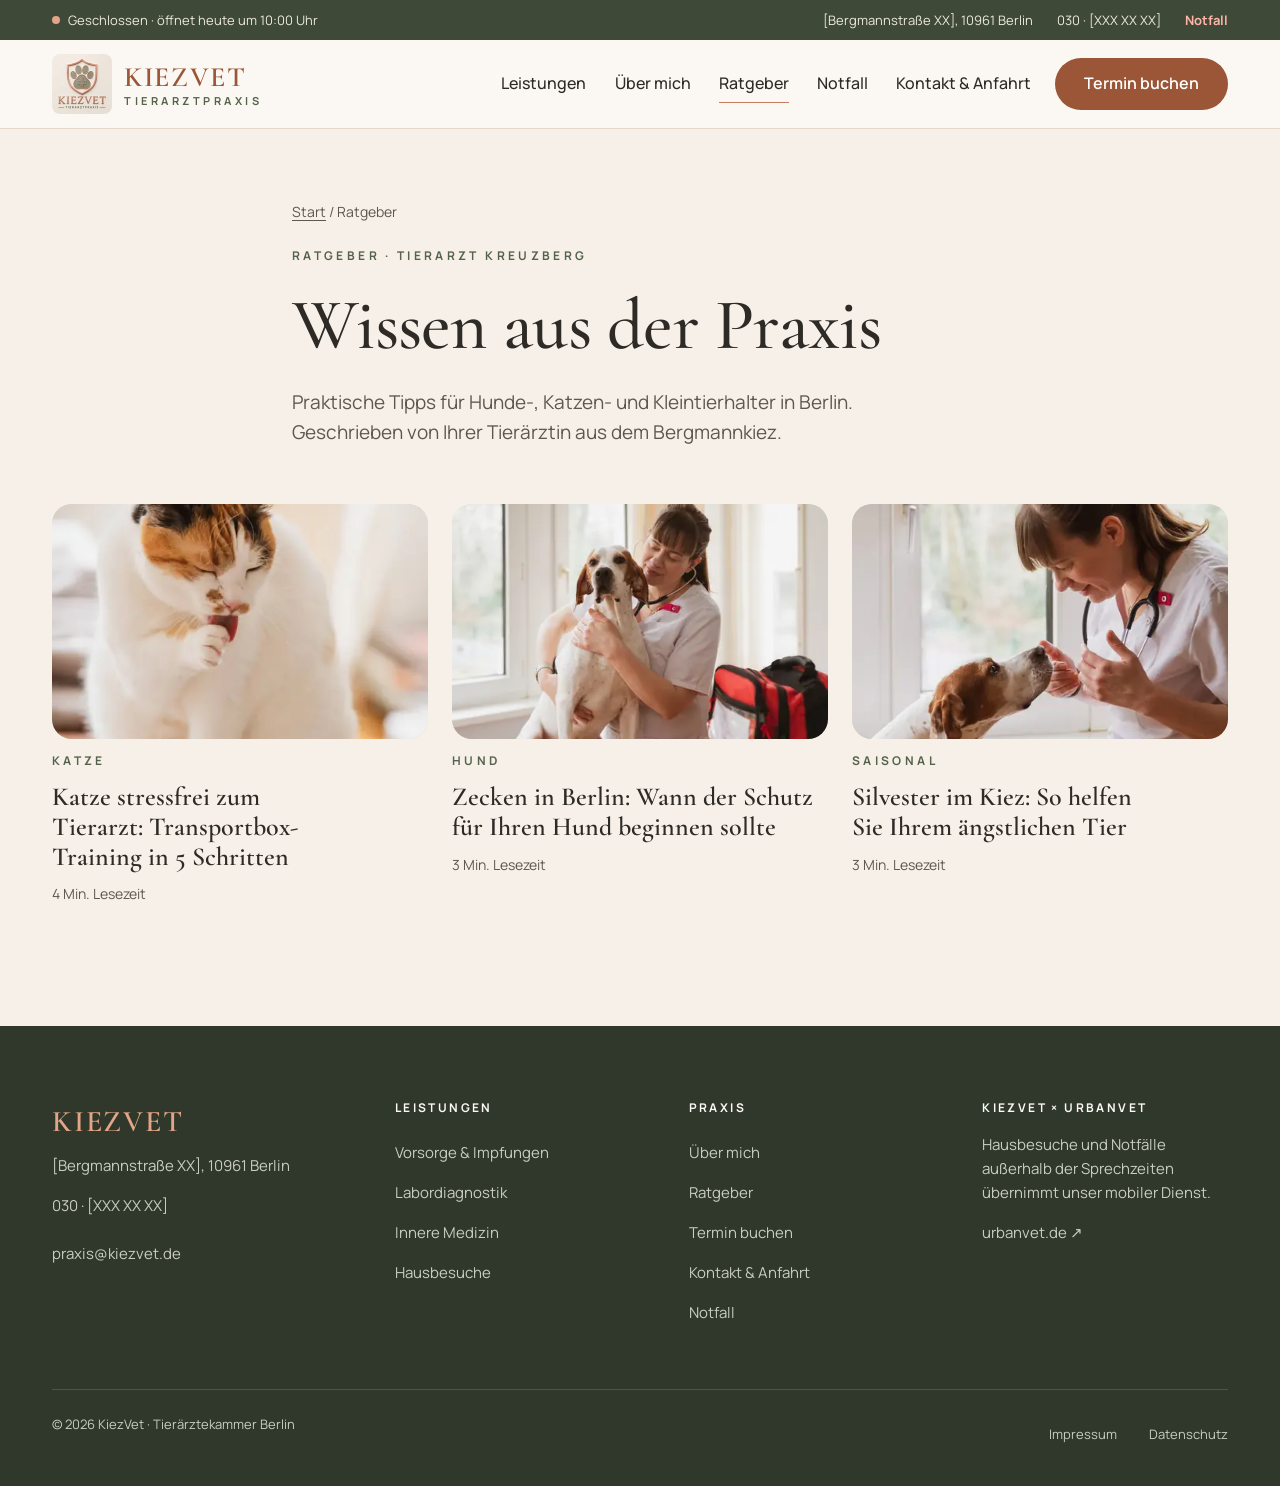
<file: ratgeber.html>
<!doctype html>
<html lang="de">
<head>
  <meta charset="utf-8">
  <meta name="viewport" content="width=device-width, initial-scale=1, viewport-fit=cover">
  <title>Ratgeber: Tipps für Hund, Katze & Kleintier | KiezVet</title>
  <meta name="description" content="Tipps Ihrer Tierärztin aus Kreuzberg: Zeckenschutz in Berlin, Silvester-Angst bei Hund und Katze und stressfreie Tierarztbesuche mit der Katze.">
  <meta name="theme-color" content="#3e4a37">
  <meta name="robots" content="index, follow, max-image-preview:large">
  <link rel="canonical" href="https://kiezvet.de/ratgeber.html">
  <meta property="og:type" content="website">
  <meta property="og:site_name" content="KiezVet">
  <meta property="og:locale" content="de_DE">
  <meta property="og:title" content="Ratgeber: Tipps für Hund, Katze & Kleintier | KiezVet">
  <meta property="og:description" content="Tipps Ihrer Tierärztin aus Kreuzberg: Zeckenschutz in Berlin, Silvester-Angst bei Hund und Katze und stressfreie Tierarztbesuche mit der Katze.">
  <meta property="og:url" content="https://kiezvet.de/ratgeber.html">
  <meta property="og:image" content="https://kiezvet.de/assets/img/og-image.jpg">
  <meta property="og:image:width" content="1200">
  <meta property="og:image:height" content="630">
  <meta property="og:image:alt" content="Tierärztin von KiezVet mit einer Katze im Arm">
  <meta name="twitter:card" content="summary_large_image">
  <link rel="icon" href="assets/img/favicon-48.png" type="image/png" sizes="48x48">
  <link rel="apple-touch-icon" href="apple-touch-icon.png">
  <link rel="preload" href="assets/fonts/manrope-normal-2.woff2" as="font" type="font/woff2" crossorigin>
  <link rel="stylesheet" href="assets/css/fonts.css">
  <link rel="stylesheet" href="assets/css/styles.css">
  <script type="application/ld+json">
  {
    "@context": "https://schema.org",
    "@type": "BreadcrumbList",
    "itemListElement": [
      {
        "@type": "ListItem",
        "position": 1,
        "name": "Start",
        "item": "https://kiezvet.de/"
      },
      {
        "@type": "ListItem",
        "position": 2,
        "name": "Ratgeber",
        "item": "https://kiezvet.de/ratgeber.html"
      }
    ]
  }
  </script>
</head>
<body>
<a class="skip-link" href="#main">Zum Inhalt springen</a>
<svg xmlns="http://www.w3.org/2000/svg" style="display:none" aria-hidden="true">
  <symbol id="i-shield" viewBox="0 0 24 24"><path d="M12 3l7 3v5c0 4.5-3 8.2-7 10-4-1.8-7-5.5-7-10V6l7-3z"/><path d="M9 12l2 2 4-4"/></symbol>
  <symbol id="i-lab" viewBox="0 0 24 24"><path d="M10 3h4M11 3v6l-5 9a2 2 0 0 0 1.7 3h8.6a2 2 0 0 0 1.7-3l-5-9V3M8 15h8"/></symbol>
  <symbol id="i-heart" viewBox="0 0 24 24"><path d="M20.8 5.6a5 5 0 0 0-7.1 0L12 7.3l-1.7-1.7a5 5 0 0 0-7.1 7.1L12 21.5l8.8-8.8a5 5 0 0 0 0-7.1z"/></symbol>
  <symbol id="i-home" viewBox="0 0 24 24"><path d="M3 11l9-7 9 7"/><path d="M5 10v10h14V10"/><path d="M10 20v-6h4v6"/></symbol>
  <symbol id="i-senior" viewBox="0 0 24 24"><path d="M12 21c-4-3-8-6-8-11a4 4 0 0 1 8-1 4 4 0 0 1 8 1c0 5-4 8-8 11z"/></symbol>
  <symbol id="i-check" viewBox="0 0 24 24"><path d="M5 12.5l4.5 4.5L19 7.5"/></symbol>
  <symbol id="i-plus" viewBox="0 0 24 24"><path d="M12 4v16M4 12h16"/></symbol>
  <symbol id="i-phone" viewBox="0 0 24 24"><path d="M5 4h4l2 5-2.5 1.5a11 11 0 0 0 5 5L15 13l5 2v4a2 2 0 0 1-2 2A16 16 0 0 1 3 6a2 2 0 0 1 2-2"/></symbol>
  <symbol id="i-calendar" viewBox="0 0 24 24"><rect x="4" y="5" width="16" height="15" rx="2"/><path d="M4 10h16M9 3v4M15 3v4"/></symbol>
  <symbol id="i-pin" viewBox="0 0 24 24"><path d="M12 21s-7-6.2-7-11.5A7 7 0 0 1 19 9.5C19 14.8 12 21 12 21z"/><circle cx="12" cy="9.5" r="2.5"/></symbol>
  <symbol id="i-menu" viewBox="0 0 24 24"><path d="M4 7h16M4 12h16M4 17h16"/></symbol>
  <symbol id="i-paw" viewBox="0 0 24 24"><circle cx="7" cy="9" r="1.8"/><circle cx="11" cy="6" r="1.8"/><circle cx="15" cy="6.5" r="1.8"/><circle cx="18" cy="10" r="1.8"/><path d="M12 11c-3 0-6 4-6 6.5 0 1.7 1.5 2.5 3 2.5 1.2 0 2-.5 3-.5s1.8.5 3 .5c1.5 0 3-.8 3-2.5 0-2.5-3-6.5-6-6.5z"/></symbol>
</svg>
<div class="utility-bar">
  <div class="container">
    <span class="status"><span class="dot" aria-hidden="true"></span><span data-open-status>Sprechzeiten siehe Kontakt</span></span>
    <span class="hide-sm" data-fill="address">[Bergmannstraße XX], 10961 Berlin</span>
    <a href="tel:+4930000000" data-tel="practice" data-fill="phone">030 · [XXX XX XX]</a>
    <a class="emergency-link" href="notfall.html">Notfall</a>
  </div>
</div>
<header class="site-header">
  <div class="container">
    <a class="brand" href="index.html" aria-label="KiezVet – zur Startseite">
      <img src="assets/img/logo-120.webp" alt="" width="60" height="60">
      <span class="brand-text"><span class="brand-name">KIEZVET</span><span class="brand-sub">TIERARZTPRAXIS</span></span>
    </a>
    <nav class="main-nav" id="main-nav" aria-label="Hauptnavigation">
      <ul>
        <li><a href="leistungen.html">Leistungen</a></li>
        <li><a href="ueber-mich.html">Über mich</a></li>
        <li><a href="ratgeber.html" aria-current="page">Ratgeber</a></li>
        <li><a href="notfall.html">Notfall</a></li>
        <li><a href="kontakt.html">Kontakt & Anfahrt</a></li>
      </ul>
    </nav>
    <a class="btn btn--primary" href="termin.html">Termin buchen</a>
    <button class="nav-toggle" type="button" aria-expanded="false" aria-controls="main-nav" aria-label="Menü öffnen"><svg class="icon" aria-hidden="true"><use href="#i-menu"></use></svg></button>
  </div>
</header>

<main id="main">
<section class="page-hero">
  <div class="container stack" style="max-width:760px">
    <nav class="breadcrumb" aria-label="Brotkrumen"><a href="index.html">Start</a> / Ratgeber</nav>
    <h1><span class="h1-kicker">Ratgeber · Tierarzt Kreuzberg</span> Wissen aus der Praxis</h1>
    <p class="lead">Praktische Tipps für Hunde-, Katzen- und Kleintierhalter in Berlin. Geschrieben von Ihrer Tierärztin aus dem Bergmannkiez.</p>
  </div>
</section>
<section class="section" style="padding-top:0">
  <div class="container grid-3">
      <a class="post" href="ratgeber-katze-stressfrei-zum-tierarzt.html">
        <div class="post-media"><picture><source type="image/webp" srcset="assets/img/ratgeber-katze-480.webp 480w, assets/img/ratgeber-katze-800.webp 800w, assets/img/ratgeber-katze-1200.webp 1200w" sizes="(max-width: 700px) 100vw, 400px"><img decoding="async" src="assets/img/ratgeber-katze.jpg" alt="Eine dreifarbige Katze putzt sich entspannt die Pfote" width="1200" height="1803" loading="lazy"></picture></div>
        <span class="eyebrow">Katze</span>
        <h2 class="post-title">Katze stressfrei zum Tierarzt: Transportbox-Training in 5 Schritten</h2>
        <span class="small muted">4 Min. Lesezeit</span>
      </a>
      <a class="post" href="ratgeber-zecken-hund-berlin.html">
        <div class="post-media"><picture><source type="image/webp" srcset="assets/img/hausbesuch-hund-480.webp 480w, assets/img/hausbesuch-hund-800.webp 800w, assets/img/hausbesuch-hund-1200.webp 1200w" sizes="(max-width: 700px) 100vw, 400px"><img decoding="async" src="assets/img/hausbesuch-hund.jpg" alt="Die Tierärztin untersucht einen Hund mit dem Stethoskop" width="1200" height="798" loading="lazy"></picture></div>
        <span class="eyebrow">Hund</span>
        <h2 class="post-title">Zecken in Berlin: Wann der Schutz für Ihren Hund beginnen sollte</h2>
        <span class="small muted">3 Min. Lesezeit</span>
      </a>
      <a class="post" href="ratgeber-silvester-angst-hund-katze.html">
        <div class="post-media"><picture><source type="image/webp" srcset="assets/img/angstfrei-hund-480.webp 480w, assets/img/angstfrei-hund-800.webp 800w, assets/img/angstfrei-hund-1200.webp 1200w" sizes="(max-width: 700px) 100vw, 400px"><img decoding="async" src="assets/img/angstfrei-hund.jpg" alt="Ein Hund schnuppert vertrauensvoll an der Hand der Tierärztin" width="1200" height="1803" loading="lazy"></picture></div>
        <span class="eyebrow">Saisonal</span>
        <h2 class="post-title">Silvester im Kiez: So helfen Sie Ihrem ängstlichen Tier</h2>
        <span class="small muted">3 Min. Lesezeit</span>
      </a>
  </div>
</section>
</main>

<footer class="site-footer">
  <div class="container">
    <div class="footer-grid">
      <div class="footer-col">
        <span class="footer-brand">KIEZVET</span>
        <span data-fill="address">[Bergmannstraße XX], 10961 Berlin</span>
        <a href="tel:+4930000000" data-tel="practice" data-fill="phone">030 · [XXX XX XX]</a>
        <a href="mailto:praxis@kiezvet.de" data-mail data-fill="email">praxis@kiezvet.de</a>
      </div>
      <div class="footer-col">
        <p class="footer-title">Leistungen</p>
        <ul>
          <li><a href="leistungen.html#vorsorge">Vorsorge &amp; Impfungen</a></li>
          <li><a href="leistungen.html#labor">Labordiagnostik</a></li>
          <li><a href="leistungen.html#innere">Innere Medizin</a></li>
          <li><a href="leistungen.html#hausbesuche">Hausbesuche</a></li>
        </ul>
      </div>
      <div class="footer-col">
        <p class="footer-title">Praxis</p>
        <ul>
          <li><a href="ueber-mich.html">Über mich</a></li>
          <li><a href="ratgeber.html">Ratgeber</a></li>
          <li><a href="termin.html">Termin buchen</a></li>
          <li><a href="kontakt.html">Kontakt &amp; Anfahrt</a></li>
          <li><a href="notfall.html">Notfall</a></li>
        </ul>
      </div>
      <div class="footer-col">
        <p class="footer-title">KiezVet × UrbanVet</p>
        <p>Hausbesuche und Notfälle außerhalb der Sprechzeiten übernimmt unser mobiler Dienst.</p>
        <a href="https://urbanvet.de" rel="noopener">urbanvet.de ↗</a>
      </div>
    </div>
    <div class="footer-bottom">
      <span>© <span data-year>2026</span> KiezVet · Tierärztekammer Berlin</span>
      <a href="impressum.html">Impressum</a>
      <a href="datenschutz.html">Datenschutz</a>
    </div>
  </div>
</footer>
<nav class="mobile-bar" aria-label="Schnellzugriff">
  <a href="tel:+4930000000" data-tel="practice"><svg class="icon" aria-hidden="true"><use href="#i-phone"></use></svg>Anrufen</a>
  <a class="is-primary" href="termin.html"><svg class="icon" aria-hidden="true"><use href="#i-calendar"></use></svg>Termin</a>
  <a class="is-alert" href="notfall.html"><svg class="icon" aria-hidden="true"><use href="#i-plus"></use></svg>Notfall</a>
</nav>

<script src="assets/js/config.js" defer></script>
<script src="assets/js/main.js" defer></script>
</body>
</html>
</file>
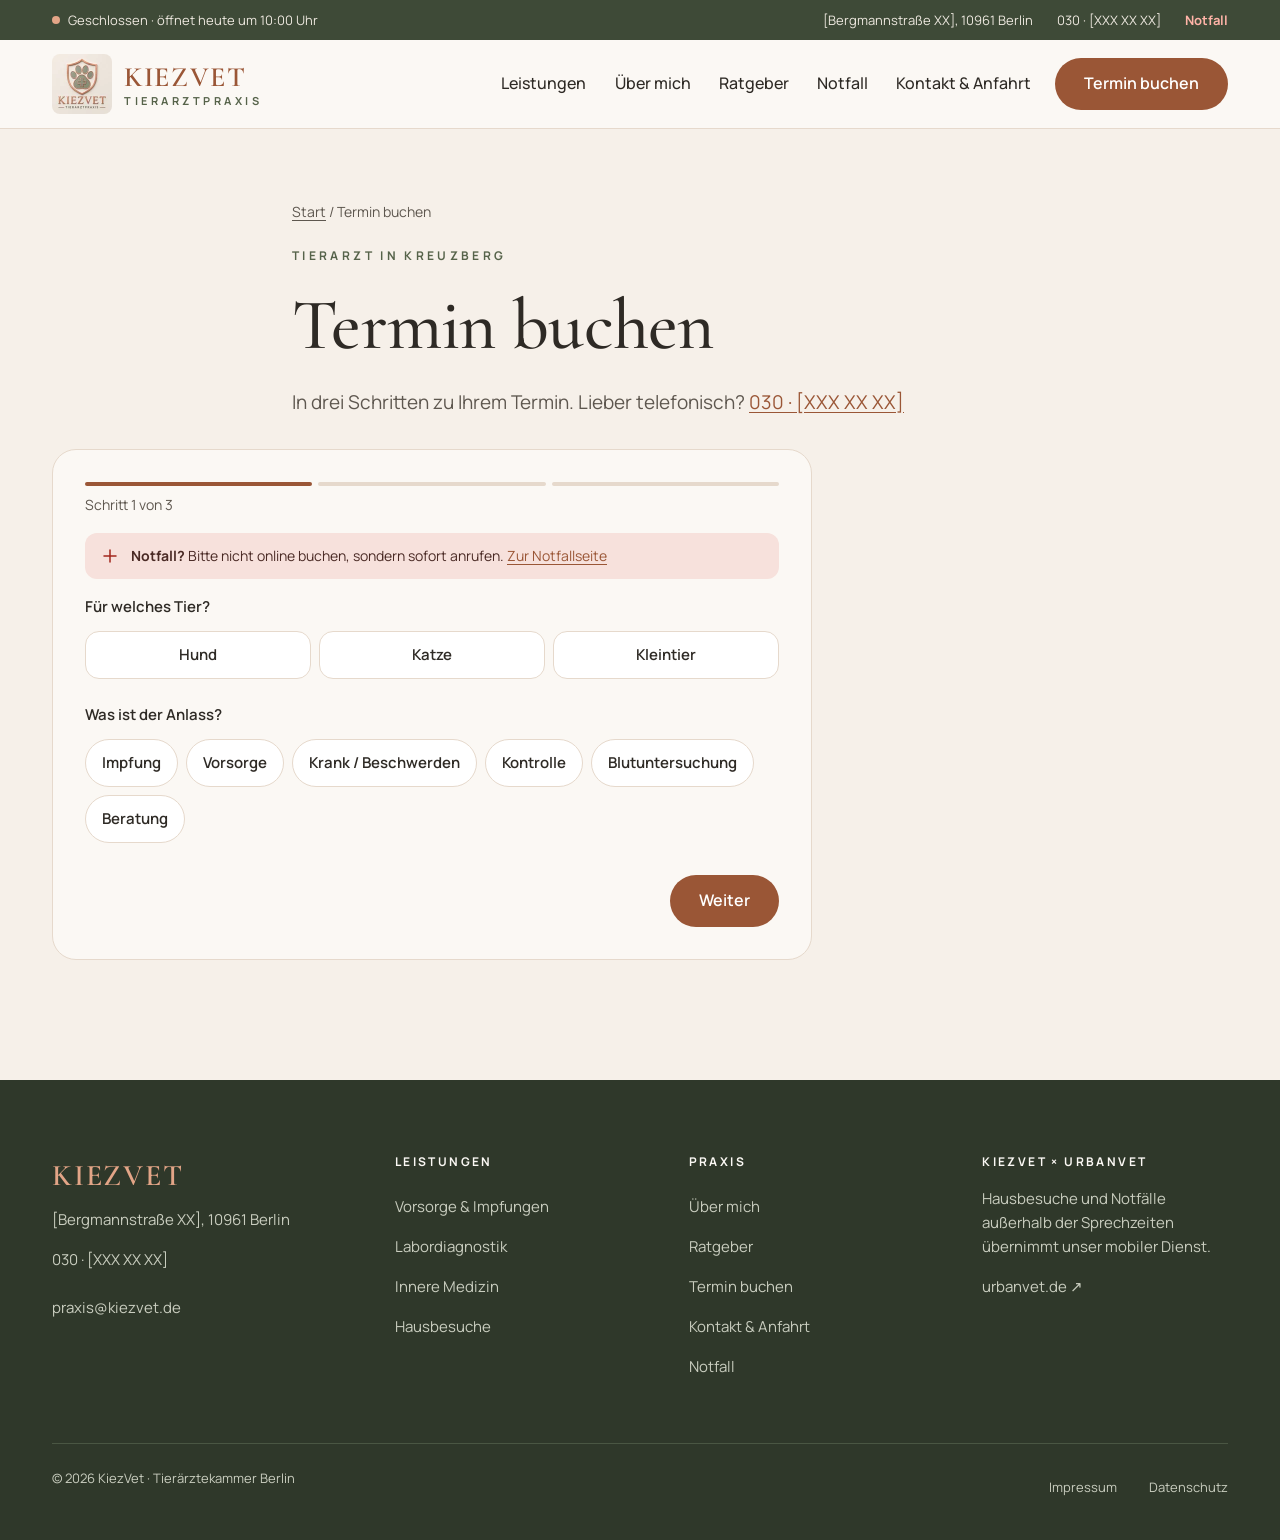
<file: termin.html>
<!doctype html>
<html lang="de">
<head>
  <meta charset="utf-8">
  <meta name="viewport" content="width=device-width, initial-scale=1, viewport-fit=cover">
  <title>Tierarzt-Termin online buchen in Kreuzberg | KiezVet</title>
  <meta name="description" content="Termin beim Tierarzt in Kreuzberg online buchen: Tierart und Anlass wählen, Wunschzeit aussuchen, fertig. Mit Katzen-Sprechstunde zu festen Zeiten.">
  <meta name="theme-color" content="#3e4a37">
  <meta name="robots" content="index, follow, max-image-preview:large">
  <link rel="canonical" href="https://kiezvet.de/termin.html">
  <meta property="og:type" content="website">
  <meta property="og:site_name" content="KiezVet">
  <meta property="og:locale" content="de_DE">
  <meta property="og:title" content="Tierarzt-Termin online buchen in Kreuzberg | KiezVet">
  <meta property="og:description" content="Termin beim Tierarzt in Kreuzberg online buchen: Tierart und Anlass wählen, Wunschzeit aussuchen, fertig. Mit Katzen-Sprechstunde zu festen Zeiten.">
  <meta property="og:url" content="https://kiezvet.de/termin.html">
  <meta property="og:image" content="https://kiezvet.de/assets/img/og-image.jpg">
  <meta property="og:image:width" content="1200">
  <meta property="og:image:height" content="630">
  <meta property="og:image:alt" content="Tierärztin von KiezVet mit einer Katze im Arm">
  <meta name="twitter:card" content="summary_large_image">
  <link rel="icon" href="assets/img/favicon-48.png" type="image/png" sizes="48x48">
  <link rel="apple-touch-icon" href="apple-touch-icon.png">
  <link rel="preload" href="assets/fonts/manrope-normal-2.woff2" as="font" type="font/woff2" crossorigin>
  <link rel="stylesheet" href="assets/css/fonts.css">
  <link rel="stylesheet" href="assets/css/styles.css">
  <script type="application/ld+json">
  {
    "@context": "https://schema.org",
    "@type": "BreadcrumbList",
    "itemListElement": [
      {
        "@type": "ListItem",
        "position": 1,
        "name": "Start",
        "item": "https://kiezvet.de/"
      },
      {
        "@type": "ListItem",
        "position": 2,
        "name": "Termin buchen",
        "item": "https://kiezvet.de/termin.html"
      }
    ]
  }
  </script>
</head>
<body>
<a class="skip-link" href="#main">Zum Inhalt springen</a>
<svg xmlns="http://www.w3.org/2000/svg" style="display:none" aria-hidden="true">
  <symbol id="i-shield" viewBox="0 0 24 24"><path d="M12 3l7 3v5c0 4.5-3 8.2-7 10-4-1.8-7-5.5-7-10V6l7-3z"/><path d="M9 12l2 2 4-4"/></symbol>
  <symbol id="i-lab" viewBox="0 0 24 24"><path d="M10 3h4M11 3v6l-5 9a2 2 0 0 0 1.7 3h8.6a2 2 0 0 0 1.7-3l-5-9V3M8 15h8"/></symbol>
  <symbol id="i-heart" viewBox="0 0 24 24"><path d="M20.8 5.6a5 5 0 0 0-7.1 0L12 7.3l-1.7-1.7a5 5 0 0 0-7.1 7.1L12 21.5l8.8-8.8a5 5 0 0 0 0-7.1z"/></symbol>
  <symbol id="i-home" viewBox="0 0 24 24"><path d="M3 11l9-7 9 7"/><path d="M5 10v10h14V10"/><path d="M10 20v-6h4v6"/></symbol>
  <symbol id="i-senior" viewBox="0 0 24 24"><path d="M12 21c-4-3-8-6-8-11a4 4 0 0 1 8-1 4 4 0 0 1 8 1c0 5-4 8-8 11z"/></symbol>
  <symbol id="i-check" viewBox="0 0 24 24"><path d="M5 12.5l4.5 4.5L19 7.5"/></symbol>
  <symbol id="i-plus" viewBox="0 0 24 24"><path d="M12 4v16M4 12h16"/></symbol>
  <symbol id="i-phone" viewBox="0 0 24 24"><path d="M5 4h4l2 5-2.5 1.5a11 11 0 0 0 5 5L15 13l5 2v4a2 2 0 0 1-2 2A16 16 0 0 1 3 6a2 2 0 0 1 2-2"/></symbol>
  <symbol id="i-calendar" viewBox="0 0 24 24"><rect x="4" y="5" width="16" height="15" rx="2"/><path d="M4 10h16M9 3v4M15 3v4"/></symbol>
  <symbol id="i-pin" viewBox="0 0 24 24"><path d="M12 21s-7-6.2-7-11.5A7 7 0 0 1 19 9.5C19 14.8 12 21 12 21z"/><circle cx="12" cy="9.5" r="2.5"/></symbol>
  <symbol id="i-menu" viewBox="0 0 24 24"><path d="M4 7h16M4 12h16M4 17h16"/></symbol>
  <symbol id="i-paw" viewBox="0 0 24 24"><circle cx="7" cy="9" r="1.8"/><circle cx="11" cy="6" r="1.8"/><circle cx="15" cy="6.5" r="1.8"/><circle cx="18" cy="10" r="1.8"/><path d="M12 11c-3 0-6 4-6 6.5 0 1.7 1.5 2.5 3 2.5 1.2 0 2-.5 3-.5s1.8.5 3 .5c1.5 0 3-.8 3-2.5 0-2.5-3-6.5-6-6.5z"/></symbol>
</svg>
<div class="utility-bar">
  <div class="container">
    <span class="status"><span class="dot" aria-hidden="true"></span><span data-open-status>Sprechzeiten siehe Kontakt</span></span>
    <span class="hide-sm" data-fill="address">[Bergmannstraße XX], 10961 Berlin</span>
    <a href="tel:+4930000000" data-tel="practice" data-fill="phone">030 · [XXX XX XX]</a>
    <a class="emergency-link" href="notfall.html">Notfall</a>
  </div>
</div>
<header class="site-header">
  <div class="container">
    <a class="brand" href="index.html" aria-label="KiezVet – zur Startseite">
      <img src="assets/img/logo-120.webp" alt="" width="60" height="60">
      <span class="brand-text"><span class="brand-name">KIEZVET</span><span class="brand-sub">TIERARZTPRAXIS</span></span>
    </a>
    <nav class="main-nav" id="main-nav" aria-label="Hauptnavigation">
      <ul>
        <li><a href="leistungen.html">Leistungen</a></li>
        <li><a href="ueber-mich.html">Über mich</a></li>
        <li><a href="ratgeber.html">Ratgeber</a></li>
        <li><a href="notfall.html">Notfall</a></li>
        <li><a href="kontakt.html">Kontakt & Anfahrt</a></li>
      </ul>
    </nav>
    <a class="btn btn--primary" href="termin.html">Termin buchen</a>
    <button class="nav-toggle" type="button" aria-expanded="false" aria-controls="main-nav" aria-label="Menü öffnen"><svg class="icon" aria-hidden="true"><use href="#i-menu"></use></svg></button>
  </div>
</header>

<main id="main">
<section class="page-hero" style="padding-bottom:var(--s-6)">
  <div class="container stack">
    <nav class="breadcrumb" aria-label="Brotkrumen"><a href="index.html">Start</a> / Termin buchen</nav>
    <h1><span class="h1-kicker">Tierarzt in Kreuzberg</span> Termin buchen</h1>
    <p class="lead">In drei Schritten zu Ihrem Termin. Lieber telefonisch? <a href="tel:+4930000000" data-tel="practice" data-fill="phone">030 · [XXX XX XX]</a></p>
  </div>
</section>
<section class="section" style="padding-top:0">
  <div class="container">
    <form class="booking" id="booking-form" novalidate>
      <div class="progress" aria-hidden="true"><span></span><span></span><span></span></div>
      <p class="small muted" id="step-label" aria-live="polite">Schritt 1 von 3</p>

      <div class="alert-strip mt-4"><svg class="icon" aria-hidden="true"><use href="#i-plus"></use></svg><span><strong>Notfall?</strong> Bitte nicht online buchen, sondern sofort anrufen. <a href="notfall.html">Zur Notfallseite</a></span></div>

      <div data-step="1" class="stack mt-4">
        <fieldset>
          <legend class="legend">Für welches Tier?</legend>
          <div class="options options--grid"><label class="option"><input type="radio" name="pet" value="Hund"><span>Hund</span></label><label class="option"><input type="radio" name="pet" value="Katze"><span>Katze</span></label><label class="option"><input type="radio" name="pet" value="Kleintier"><span>Kleintier</span></label></div>
        </fieldset>
        <fieldset>
          <legend class="legend">Was ist der Anlass?</legend>
          <div class="options"><label class="option"><input type="radio" name="reason" value="Impfung"><span>Impfung</span></label><label class="option"><input type="radio" name="reason" value="Vorsorge"><span>Vorsorge</span></label><label class="option"><input type="radio" name="reason" value="Krank / Beschwerden"><span>Krank / Beschwerden</span></label><label class="option"><input type="radio" name="reason" value="Kontrolle"><span>Kontrolle</span></label><label class="option"><input type="radio" name="reason" value="Blutuntersuchung"><span>Blutuntersuchung</span></label><label class="option"><input type="radio" name="reason" value="Beratung"><span>Beratung</span></label></div>
        </fieldset>
        <p class="field-error" data-step-error hidden role="alert">Bitte wählen Sie Tierart und Anlass.</p>
      </div>

      <div data-step="2" class="stack mt-4" hidden>
        <fieldset>
          <legend class="legend">Welcher Tag?</legend>
          <div class="options options--days" id="days"></div>
        </fieldset>
        <fieldset>
          <legend class="legend">Welche Uhrzeit?</legend>
          <div class="options--slots" id="slots"></div>
        </fieldset>
        <p class="small muted" id="cat-hint" hidden>Kupferfarben umrandet: Katzen-Sprechstunde. Zu diesen Zeiten sind nur Katzen in der Praxis.</p>
        <p class="field-error" data-step-error hidden role="alert">Bitte wählen Sie eine Uhrzeit.</p>
      </div>

      <div data-step="3" class="stack mt-4" hidden>
        <h2 style="font-size:1.75rem">Ihre Kontaktdaten</h2>
        <div class="form-row">
          <div class="field"><label for="b-name">Ihr Name</label><input id="b-name" name="name" autocomplete="name" required></div>
          <div class="field"><label for="b-pet">Name Ihres Tieres</label><input id="b-pet" name="petName" required></div>
        </div>
        <div class="form-row">
          <div class="field"><label for="b-mail">E-Mail</label><input id="b-mail" name="email" type="email" autocomplete="email" required></div>
          <div class="field"><label for="b-tel">Telefon</label><input id="b-tel" name="phone" type="tel" autocomplete="tel" required></div>
        </div>
        <div class="field"><label for="b-note">Kurze Beschreibung (optional)</label><textarea id="b-note" name="note" placeholder="Seit wann bestehen die Beschwerden? Nimmt Ihr Tier Medikamente?"></textarea></div>
        <label class="check"><input type="checkbox" name="newPatient" value="ja"> <span>Mein Tier ist zum ersten Mal bei KiezVet.</span></label>
        <label class="check"><input type="checkbox" name="privacy" value="ja" required> <span>Ich habe die <a href="datenschutz.html">Datenschutzhinweise</a> gelesen und bin mit der Verarbeitung meiner Angaben zur Terminvergabe einverstanden.</span></label>
      </div>

      <div class="booking-nav">
        <button class="btn btn--secondary" type="button" id="booking-back" hidden>Zurück</button>
        <button class="btn btn--primary" type="button" id="booking-next" style="margin-left:auto">Weiter</button>
      </div>
    </form>

    <div class="booking stack center" id="booking-done" hidden>
      <span class="success-icon"><svg class="icon" aria-hidden="true"><use href="#i-check"></use></svg></span>
      <h2 tabindex="-1">Vielen Dank für Ihre Anfrage</h2>
      <div class="summary" style="text-align:left;width:100%">
        <span id="sum-what"></span>
        <span class="big" id="sum-when"></span>
        <span class="small muted">KiezVet · <span data-fill="address">[Bergmannstraße XX], 10961 Berlin</span></span>
      </div>
      <p class="muted">Sie erhalten eine Bestätigung an <strong id="sum-mail"></strong>. Bitte bringen Sie Impfpass oder EU-Heimtierausweis mit.</p>
      <p class="muted" id="new-patient-hint" hidden>Für Ihren ersten Besuch: Vorbefunde und eine Liste aktueller Medikamente helfen mir sehr.</p>
      <a class="link-arrow" href="index.html">Zur Startseite</a>
    </div>
  </div>
</section>
</main>

<footer class="site-footer">
  <div class="container">
    <div class="footer-grid">
      <div class="footer-col">
        <span class="footer-brand">KIEZVET</span>
        <span data-fill="address">[Bergmannstraße XX], 10961 Berlin</span>
        <a href="tel:+4930000000" data-tel="practice" data-fill="phone">030 · [XXX XX XX]</a>
        <a href="mailto:praxis@kiezvet.de" data-mail data-fill="email">praxis@kiezvet.de</a>
      </div>
      <div class="footer-col">
        <p class="footer-title">Leistungen</p>
        <ul>
          <li><a href="leistungen.html#vorsorge">Vorsorge &amp; Impfungen</a></li>
          <li><a href="leistungen.html#labor">Labordiagnostik</a></li>
          <li><a href="leistungen.html#innere">Innere Medizin</a></li>
          <li><a href="leistungen.html#hausbesuche">Hausbesuche</a></li>
        </ul>
      </div>
      <div class="footer-col">
        <p class="footer-title">Praxis</p>
        <ul>
          <li><a href="ueber-mich.html">Über mich</a></li>
          <li><a href="ratgeber.html">Ratgeber</a></li>
          <li><a href="termin.html">Termin buchen</a></li>
          <li><a href="kontakt.html">Kontakt &amp; Anfahrt</a></li>
          <li><a href="notfall.html">Notfall</a></li>
        </ul>
      </div>
      <div class="footer-col">
        <p class="footer-title">KiezVet × UrbanVet</p>
        <p>Hausbesuche und Notfälle außerhalb der Sprechzeiten übernimmt unser mobiler Dienst.</p>
        <a href="https://urbanvet.de" rel="noopener">urbanvet.de ↗</a>
      </div>
    </div>
    <div class="footer-bottom">
      <span>© <span data-year>2026</span> KiezVet · Tierärztekammer Berlin</span>
      <a href="impressum.html">Impressum</a>
      <a href="datenschutz.html">Datenschutz</a>
    </div>
  </div>
</footer>
<nav class="mobile-bar" aria-label="Schnellzugriff">
  <a href="tel:+4930000000" data-tel="practice"><svg class="icon" aria-hidden="true"><use href="#i-phone"></use></svg>Anrufen</a>
  <a class="is-primary" href="termin.html"><svg class="icon" aria-hidden="true"><use href="#i-calendar"></use></svg>Termin</a>
  <a class="is-alert" href="notfall.html"><svg class="icon" aria-hidden="true"><use href="#i-plus"></use></svg>Notfall</a>
</nav>

<script src="assets/js/config.js" defer></script>
<script src="assets/js/main.js" defer></script>
<script src="assets/js/booking.js" defer></script>
</body>
</html>
</file>
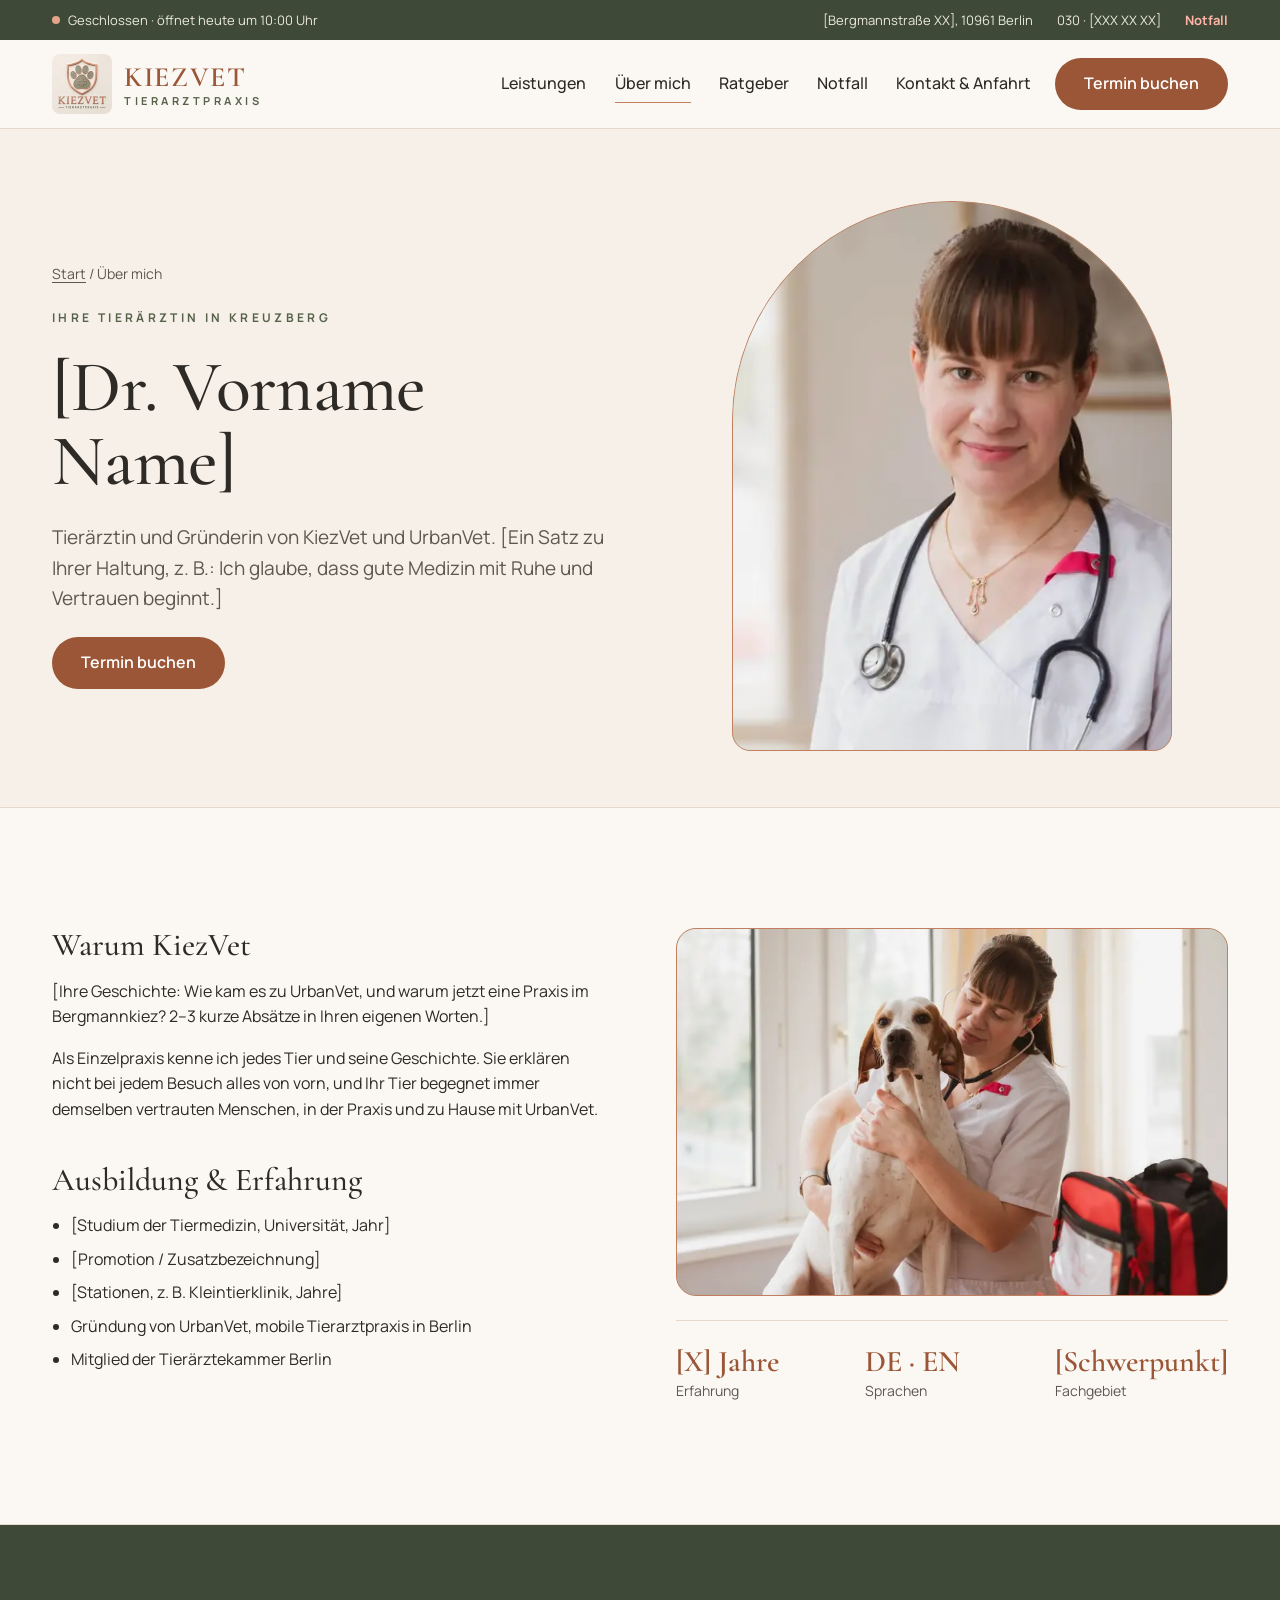
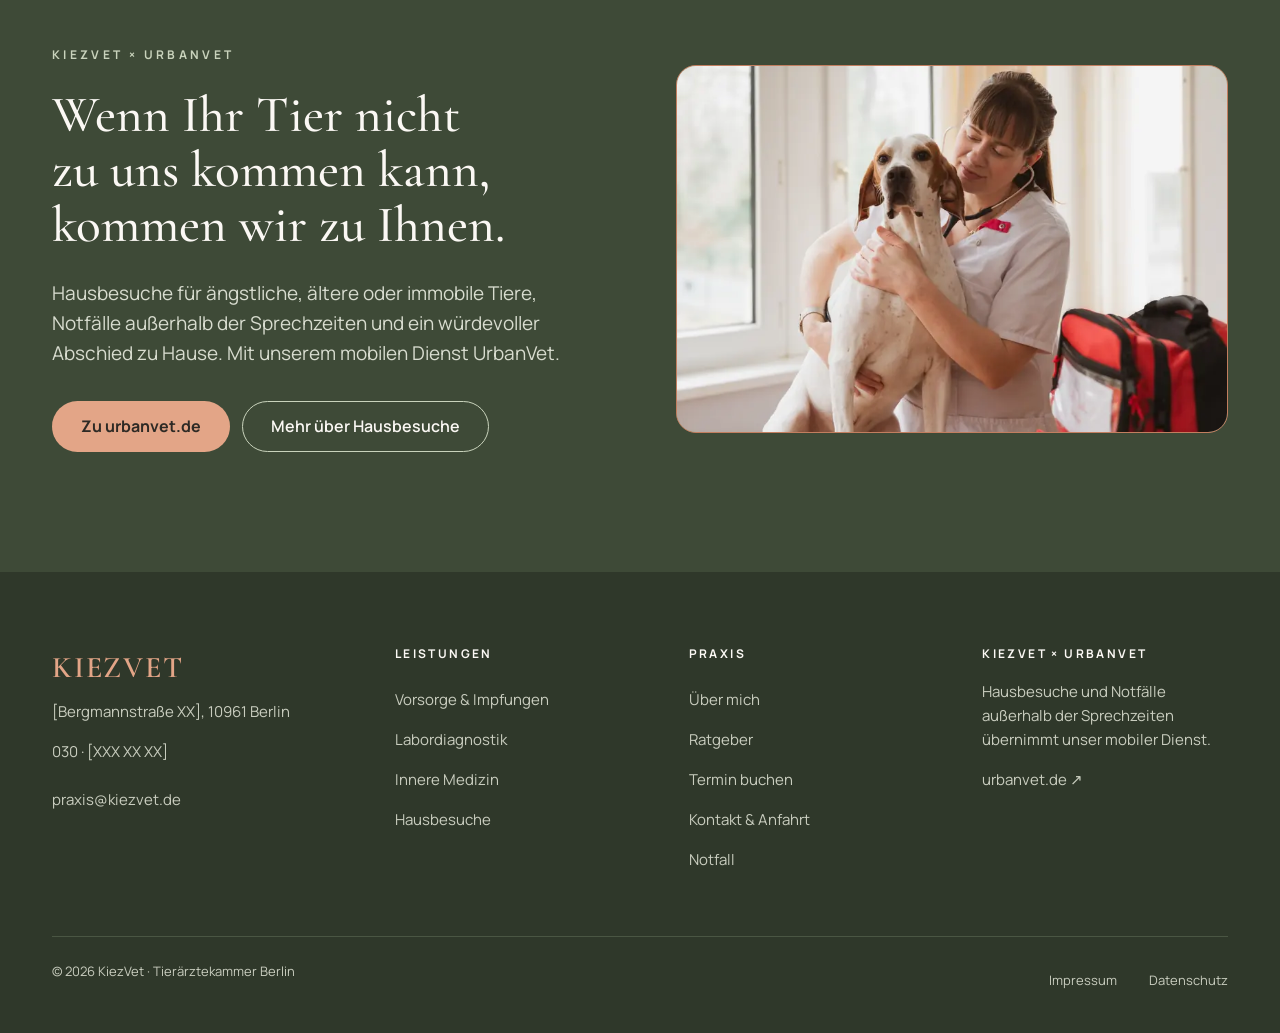
<file: ueber-mich.html>
<!doctype html>
<html lang="de">
<head>
  <meta charset="utf-8">
  <meta name="viewport" content="width=device-width, initial-scale=1, viewport-fit=cover">
  <title>Ihre Tierärztin in Kreuzberg – Über mich | KiezVet</title>
  <meta name="description" content="Persönliche Tiermedizin im Bergmannkiez: Lernen Sie die Tierärztin hinter KiezVet und UrbanVet kennen. Sprechstunde auf Deutsch und Englisch.">
  <meta name="theme-color" content="#3e4a37">
  <meta name="robots" content="index, follow, max-image-preview:large">
  <link rel="canonical" href="https://kiezvet.de/ueber-mich.html">
  <meta property="og:type" content="website">
  <meta property="og:site_name" content="KiezVet">
  <meta property="og:locale" content="de_DE">
  <meta property="og:title" content="Ihre Tierärztin in Kreuzberg – Über mich | KiezVet">
  <meta property="og:description" content="Persönliche Tiermedizin im Bergmannkiez: Lernen Sie die Tierärztin hinter KiezVet und UrbanVet kennen. Sprechstunde auf Deutsch und Englisch.">
  <meta property="og:url" content="https://kiezvet.de/ueber-mich.html">
  <meta property="og:image" content="https://kiezvet.de/assets/img/og-image.jpg">
  <meta property="og:image:width" content="1200">
  <meta property="og:image:height" content="630">
  <meta property="og:image:alt" content="Tierärztin von KiezVet mit einer Katze im Arm">
  <meta name="twitter:card" content="summary_large_image">
  <link rel="icon" href="assets/img/favicon-48.png" type="image/png" sizes="48x48">
  <link rel="apple-touch-icon" href="apple-touch-icon.png">
  <link rel="preload" href="assets/fonts/manrope-normal-2.woff2" as="font" type="font/woff2" crossorigin>
  <link rel="stylesheet" href="assets/css/fonts.css">
  <link rel="stylesheet" href="assets/css/styles.css">
  <script type="application/ld+json">
  {
    "@context": "https://schema.org",
    "@type": "BreadcrumbList",
    "itemListElement": [
      {
        "@type": "ListItem",
        "position": 1,
        "name": "Start",
        "item": "https://kiezvet.de/"
      },
      {
        "@type": "ListItem",
        "position": 2,
        "name": "Über mich",
        "item": "https://kiezvet.de/ueber-mich.html"
      }
    ]
  }
  </script>
</head>
<body>
<a class="skip-link" href="#main">Zum Inhalt springen</a>
<svg xmlns="http://www.w3.org/2000/svg" style="display:none" aria-hidden="true">
  <symbol id="i-shield" viewBox="0 0 24 24"><path d="M12 3l7 3v5c0 4.5-3 8.2-7 10-4-1.8-7-5.5-7-10V6l7-3z"/><path d="M9 12l2 2 4-4"/></symbol>
  <symbol id="i-lab" viewBox="0 0 24 24"><path d="M10 3h4M11 3v6l-5 9a2 2 0 0 0 1.7 3h8.6a2 2 0 0 0 1.7-3l-5-9V3M8 15h8"/></symbol>
  <symbol id="i-heart" viewBox="0 0 24 24"><path d="M20.8 5.6a5 5 0 0 0-7.1 0L12 7.3l-1.7-1.7a5 5 0 0 0-7.1 7.1L12 21.5l8.8-8.8a5 5 0 0 0 0-7.1z"/></symbol>
  <symbol id="i-home" viewBox="0 0 24 24"><path d="M3 11l9-7 9 7"/><path d="M5 10v10h14V10"/><path d="M10 20v-6h4v6"/></symbol>
  <symbol id="i-senior" viewBox="0 0 24 24"><path d="M12 21c-4-3-8-6-8-11a4 4 0 0 1 8-1 4 4 0 0 1 8 1c0 5-4 8-8 11z"/></symbol>
  <symbol id="i-check" viewBox="0 0 24 24"><path d="M5 12.5l4.5 4.5L19 7.5"/></symbol>
  <symbol id="i-plus" viewBox="0 0 24 24"><path d="M12 4v16M4 12h16"/></symbol>
  <symbol id="i-phone" viewBox="0 0 24 24"><path d="M5 4h4l2 5-2.5 1.5a11 11 0 0 0 5 5L15 13l5 2v4a2 2 0 0 1-2 2A16 16 0 0 1 3 6a2 2 0 0 1 2-2"/></symbol>
  <symbol id="i-calendar" viewBox="0 0 24 24"><rect x="4" y="5" width="16" height="15" rx="2"/><path d="M4 10h16M9 3v4M15 3v4"/></symbol>
  <symbol id="i-pin" viewBox="0 0 24 24"><path d="M12 21s-7-6.2-7-11.5A7 7 0 0 1 19 9.5C19 14.8 12 21 12 21z"/><circle cx="12" cy="9.5" r="2.5"/></symbol>
  <symbol id="i-menu" viewBox="0 0 24 24"><path d="M4 7h16M4 12h16M4 17h16"/></symbol>
  <symbol id="i-paw" viewBox="0 0 24 24"><circle cx="7" cy="9" r="1.8"/><circle cx="11" cy="6" r="1.8"/><circle cx="15" cy="6.5" r="1.8"/><circle cx="18" cy="10" r="1.8"/><path d="M12 11c-3 0-6 4-6 6.5 0 1.7 1.5 2.5 3 2.5 1.2 0 2-.5 3-.5s1.8.5 3 .5c1.5 0 3-.8 3-2.5 0-2.5-3-6.5-6-6.5z"/></symbol>
</svg>
<div class="utility-bar">
  <div class="container">
    <span class="status"><span class="dot" aria-hidden="true"></span><span data-open-status>Sprechzeiten siehe Kontakt</span></span>
    <span class="hide-sm" data-fill="address">[Bergmannstraße XX], 10961 Berlin</span>
    <a href="tel:+4930000000" data-tel="practice" data-fill="phone">030 · [XXX XX XX]</a>
    <a class="emergency-link" href="notfall.html">Notfall</a>
  </div>
</div>
<header class="site-header">
  <div class="container">
    <a class="brand" href="index.html" aria-label="KiezVet – zur Startseite">
      <img src="assets/img/logo-120.webp" alt="" width="60" height="60">
      <span class="brand-text"><span class="brand-name">KIEZVET</span><span class="brand-sub">TIERARZTPRAXIS</span></span>
    </a>
    <nav class="main-nav" id="main-nav" aria-label="Hauptnavigation">
      <ul>
        <li><a href="leistungen.html">Leistungen</a></li>
        <li><a href="ueber-mich.html" aria-current="page">Über mich</a></li>
        <li><a href="ratgeber.html">Ratgeber</a></li>
        <li><a href="notfall.html">Notfall</a></li>
        <li><a href="kontakt.html">Kontakt & Anfahrt</a></li>
      </ul>
    </nav>
    <a class="btn btn--primary" href="termin.html">Termin buchen</a>
    <button class="nav-toggle" type="button" aria-expanded="false" aria-controls="main-nav" aria-label="Menü öffnen"><svg class="icon" aria-hidden="true"><use href="#i-menu"></use></svg></button>
  </div>
</header>

<main id="main">
<section class="page-hero">
  <div class="container split">
    <div class="stack">
      <nav class="breadcrumb" aria-label="Brotkrumen"><a href="index.html">Start</a> / Über mich</nav>
      <h1><span class="h1-kicker">Ihre Tierärztin in Kreuzberg</span> [Dr. Vorname Name]</h1>
      <p class="lead">Tierärztin und Gründerin von KiezVet und UrbanVet. [Ein Satz zu Ihrer Haltung, z. B.: Ich glaube, dass gute Medizin mit Ruhe und Vertrauen beginnt.]</p>
      <div class="btn-row"><a class="btn btn--primary" href="termin.html">Termin buchen</a></div>
    </div>
    <div class="frame frame--portrait">
      <picture><source type="image/webp" srcset="assets/img/portraet-480.webp 480w, assets/img/portraet-800.webp 800w, assets/img/portraet-1200.webp 1200w" sizes="(max-width: 1000px) min(100vw, 520px), 600px"><img decoding="async" src="assets/img/portraet.jpg" alt="Porträt der Tierärztin von KiezVet in Kreuzberg mit Stethoskop" class="pos-portrait" width="1200" height="798" fetchpriority="high"></picture>
    </div>
  </div>
</section>
<section class="section section--linen">
  <div class="container split split--top">
    <div class="prose">
      <h2 style="margin-top:0">Warum KiezVet</h2>
      <p>[Ihre Geschichte: Wie kam es zu UrbanVet, und warum jetzt eine Praxis im Bergmannkiez? 2–3 kurze Absätze in Ihren eigenen Worten.]</p>
      <p>Als Einzelpraxis kenne ich jedes Tier und seine Geschichte. Sie erklären nicht bei jedem Besuch alles von vorn, und Ihr Tier begegnet immer demselben vertrauten Menschen, in der Praxis und zu Hause mit UrbanVet.</p>
      <h2>Ausbildung &amp; Erfahrung</h2>
      <ul>
        <li>[Studium der Tiermedizin, Universität, Jahr]</li>
        <li>[Promotion / Zusatzbezeichnung]</li>
        <li>[Stationen, z. B. Kleintierklinik, Jahre]</li>
        <li>Gründung von UrbanVet, mobile Tierarztpraxis in Berlin</li>
        <li>Mitglied der Tierärztekammer Berlin</li>
      </ul>
    </div>
    <div class="stack">
      <div class="frame frame--wide"><picture><source type="image/webp" srcset="assets/img/hausbesuch-hund-480.webp 480w, assets/img/hausbesuch-hund-800.webp 800w, assets/img/hausbesuch-hund-1200.webp 1200w" sizes="(max-width: 1000px) min(100vw, 520px), 600px"><img decoding="async" src="assets/img/hausbesuch-hund.jpg" alt="Die Tierärztin hört einen Hund mit dem Stethoskop ab" class="pos-dog" loading="lazy" width="1200" height="798"></picture></div>
      <div class="facts">
        <div><div class="fact-value">[X] Jahre</div><span class="small muted">Erfahrung</span></div>
        <div><div class="fact-value">DE · EN</div><span class="small muted">Sprachen</span></div>
        <div><div class="fact-value">[Schwerpunkt]</div><span class="small muted">Fachgebiet</span></div>
      </div>
    </div>
  </div>
</section>
<section class="section section--dark urbanvet-band">
  <div class="container split">
    <div class="stack">
      <span class="eyebrow">KiezVet × UrbanVet</span>
      <h2>Wenn Ihr Tier nicht zu uns kommen kann, kommen wir zu Ihnen.</h2>
      <p class="lead">Hausbesuche für ängstliche, ältere oder immobile Tiere, Notfälle außerhalb der Sprechzeiten und ein würdevoller Abschied zu Hause. Mit unserem mobilen Dienst UrbanVet.</p>
      <div class="btn-row">
        <a class="btn btn--light" href="https://urbanvet.de" rel="noopener">Zu urbanvet.de</a>
        <a class="btn btn--ghost-light" href="leistungen.html#hausbesuche">Mehr über Hausbesuche</a>
      </div>
    </div>
    <div class="frame frame--wide">
      <picture><source type="image/webp" srcset="assets/img/hausbesuch-hund-480.webp 480w, assets/img/hausbesuch-hund-800.webp 800w, assets/img/hausbesuch-hund-1200.webp 1200w" sizes="(max-width: 1000px) min(100vw, 520px), 600px"><img decoding="async" src="assets/img/hausbesuch-hund.jpg" alt="Die Tierärztin hört einen Hund mit dem Stethoskop ab, daneben die rote Notfalltasche" class="pos-dog" loading="lazy" width="1200" height="798"></picture>
    </div>
  </div>
</section>
</main>

<footer class="site-footer">
  <div class="container">
    <div class="footer-grid">
      <div class="footer-col">
        <span class="footer-brand">KIEZVET</span>
        <span data-fill="address">[Bergmannstraße XX], 10961 Berlin</span>
        <a href="tel:+4930000000" data-tel="practice" data-fill="phone">030 · [XXX XX XX]</a>
        <a href="mailto:praxis@kiezvet.de" data-mail data-fill="email">praxis@kiezvet.de</a>
      </div>
      <div class="footer-col">
        <p class="footer-title">Leistungen</p>
        <ul>
          <li><a href="leistungen.html#vorsorge">Vorsorge &amp; Impfungen</a></li>
          <li><a href="leistungen.html#labor">Labordiagnostik</a></li>
          <li><a href="leistungen.html#innere">Innere Medizin</a></li>
          <li><a href="leistungen.html#hausbesuche">Hausbesuche</a></li>
        </ul>
      </div>
      <div class="footer-col">
        <p class="footer-title">Praxis</p>
        <ul>
          <li><a href="ueber-mich.html">Über mich</a></li>
        <li><a href="ratgeber.html">Ratgeber</a></li>
          <li><a href="termin.html">Termin buchen</a></li>
          <li><a href="kontakt.html">Kontakt &amp; Anfahrt</a></li>
          <li><a href="notfall.html">Notfall</a></li>
        </ul>
      </div>
      <div class="footer-col">
        <p class="footer-title">KiezVet × UrbanVet</p>
        <p>Hausbesuche und Notfälle außerhalb der Sprechzeiten übernimmt unser mobiler Dienst.</p>
        <a href="https://urbanvet.de" rel="noopener">urbanvet.de ↗</a>
      </div>
    </div>
    <div class="footer-bottom">
      <span>© <span data-year>2026</span> KiezVet · Tierärztekammer Berlin</span>
      <a href="impressum.html">Impressum</a>
      <a href="datenschutz.html">Datenschutz</a>
    </div>
  </div>
</footer>
<nav class="mobile-bar" aria-label="Schnellzugriff">
  <a href="tel:+4930000000" data-tel="practice"><svg class="icon" aria-hidden="true"><use href="#i-phone"></use></svg>Anrufen</a>
  <a class="is-primary" href="termin.html"><svg class="icon" aria-hidden="true"><use href="#i-calendar"></use></svg>Termin</a>
  <a class="is-alert" href="notfall.html"><svg class="icon" aria-hidden="true"><use href="#i-plus"></use></svg>Notfall</a>
</nav>

<script src="assets/js/config.js" defer></script>
<script src="assets/js/main.js" defer></script>
</body>
</html>
</file>
<file: assets/css/fonts.css>
/* Self-hosted fonts (latin subset) - no requests to Google servers (GDPR). */
@font-face {
  font-family: 'Cormorant Garamond';
  font-style: italic;
  font-weight: 500;
  font-display: swap;
  src: url('../fonts/cormorant-garamond-italic-0.woff2') format('woff2');
  unicode-range: U+0000-00FF, U+0131, U+0152-0153, U+02BB-02BC, U+02C6, U+02DA, U+02DC, U+0304, U+0308, U+0329, U+2000-206F, U+20AC, U+2122, U+2191, U+2193, U+2212, U+2215, U+FEFF, U+FFFD;
}
@font-face {
  font-family: 'Cormorant Garamond';
  font-style: normal;
  font-weight: 500;
  font-display: swap;
  src: url('../fonts/cormorant-garamond-normal-1.woff2') format('woff2');
  unicode-range: U+0000-00FF, U+0131, U+0152-0153, U+02BB-02BC, U+02C6, U+02DA, U+02DC, U+0304, U+0308, U+0329, U+2000-206F, U+20AC, U+2122, U+2191, U+2193, U+2212, U+2215, U+FEFF, U+FFFD;
}
@font-face {
  font-family: 'Cormorant Garamond';
  font-style: normal;
  font-weight: 600;
  font-display: swap;
  src: url('../fonts/cormorant-garamond-normal-1.woff2') format('woff2');
  unicode-range: U+0000-00FF, U+0131, U+0152-0153, U+02BB-02BC, U+02C6, U+02DA, U+02DC, U+0304, U+0308, U+0329, U+2000-206F, U+20AC, U+2122, U+2191, U+2193, U+2212, U+2215, U+FEFF, U+FFFD;
}
@font-face {
  font-family: 'Manrope';
  font-style: normal;
  font-weight: 400;
  font-display: swap;
  src: url('../fonts/manrope-normal-2.woff2') format('woff2');
  unicode-range: U+0000-00FF, U+0131, U+0152-0153, U+02BB-02BC, U+02C6, U+02DA, U+02DC, U+0304, U+0308, U+0329, U+2000-206F, U+20AC, U+2122, U+2191, U+2193, U+2212, U+2215, U+FEFF, U+FFFD;
}
@font-face {
  font-family: 'Manrope';
  font-style: normal;
  font-weight: 500;
  font-display: swap;
  src: url('../fonts/manrope-normal-2.woff2') format('woff2');
  unicode-range: U+0000-00FF, U+0131, U+0152-0153, U+02BB-02BC, U+02C6, U+02DA, U+02DC, U+0304, U+0308, U+0329, U+2000-206F, U+20AC, U+2122, U+2191, U+2193, U+2212, U+2215, U+FEFF, U+FFFD;
}
@font-face {
  font-family: 'Manrope';
  font-style: normal;
  font-weight: 600;
  font-display: swap;
  src: url('../fonts/manrope-normal-2.woff2') format('woff2');
  unicode-range: U+0000-00FF, U+0131, U+0152-0153, U+02BB-02BC, U+02C6, U+02DA, U+02DC, U+0304, U+0308, U+0329, U+2000-206F, U+20AC, U+2122, U+2191, U+2193, U+2212, U+2215, U+FEFF, U+FFFD;
}
@font-face {
  font-family: 'Manrope';
  font-style: normal;
  font-weight: 700;
  font-display: swap;
  src: url('../fonts/manrope-normal-2.woff2') format('woff2');
  unicode-range: U+0000-00FF, U+0131, U+0152-0153, U+02BB-02BC, U+02C6, U+02DA, U+02DC, U+0304, U+0308, U+0329, U+2000-206F, U+20AC, U+2122, U+2191, U+2193, U+2212, U+2215, U+FEFF, U+FFFD;
}
</file>
<file: assets/css/styles.css>
/* ==========================================================================
   KiezVet – Stylesheet
   1. Design tokens        6. Header & navigation    11. Forms & booking
   2. Base                 7. Hero                   12. Emergency page
   3. Layout utilities     8. Sections & cards       13. Footer & mobile bar
   4. Typography           9. Media frames           14. Utilities
   5. Buttons & chips     10. Hours & contact        15. Responsive
   ========================================================================== */

/* 1. Design tokens ------------------------------------------------------- */
:root {
  /* Colour – derived from the logo (copper, sage, cream) */
  --copper-700: #9a5636;   /* buttons, links (AA on cream and with white text) */
  --copper-800: #7a4228;   /* hover, text on light copper */
  --copper-500: #c27e5f;   /* logo copper: lines, numbers, frames only */
  --copper-300: #e3a587;   /* accent on dark moss */
  --copper-100: #f3e4d9;
  --sage-500: #a3ad94;
  --sage-200: #d9ddcf;
  --sage-100: #e4e8dc;
  --sage-700: #56634a;     /* eyebrows, labels */
  --moss-700: #3e4a37;     /* utility bar, dark band */
  --moss-800: #2f382a;     /* footer */
  --cream: #f6f0e9;        /* page background */
  --linen: #fbf8f4;        /* cards, header */
  --line: #e6d9cc;
  --line-soft: #efe5da;
  --ink: #2e2a25;
  --ink-muted: #5e574f;
  --alert: #a3261c;        /* emergency only */
  --alert-100: #f7e1dc;
  --white: #ffffff;

  /* Type */
  --font-display: "Cormorant Garamond", Georgia, "Times New Roman", serif;
  --font-body: "Manrope", system-ui, -apple-system, "Segoe UI", Roboto, sans-serif;
  --fs-display: clamp(2.75rem, 1.6rem + 4.2vw, 4.5rem);
  --fs-h2: clamp(2.125rem, 1.6rem + 2vw, 3.25rem);
  --fs-h3: 1.75rem;
  --fs-lead: 1.1875rem;
  --fs-body: 1rem;
  --fs-small: 0.875rem;
  --fs-eyebrow: 0.75rem;

  /* Spacing – 8pt scale */
  --s-1: 0.25rem; --s-2: 0.5rem; --s-3: 0.75rem; --s-4: 1rem; --s-5: 1.5rem;
  --s-6: 2rem; --s-7: 3rem; --s-8: 3.5rem; --s-9: 4.5rem; --s-10: 7.5rem;

  /* Shape */
  --radius-field: 12px;
  --radius-card: 20px;
  --radius-pill: 999px;
  --shadow-float: 0 18px 40px rgba(62, 74, 55, 0.14);

  --container: 1240px;
  --gutter: 2rem;
  --header-h: 88px;
}

/* 2. Base ----------------------------------------------------------------- */
*, *::before, *::after { box-sizing: border-box; }
html { -webkit-text-size-adjust: 100%; scroll-behavior: smooth; scroll-padding-top: calc(var(--header-h) + 16px); }
body {
  margin: 0;
  background: var(--cream);
  color: var(--ink);
  font-family: var(--font-body);
  font-size: var(--fs-body);
  line-height: 1.6;
  -webkit-font-smoothing: antialiased;
}
img { max-width: 100%; height: auto; display: block; }
a { color: var(--copper-700); text-underline-offset: 3px; }
a:hover { color: var(--copper-800); }
:focus-visible { outline: 2px solid var(--copper-700); outline-offset: 3px; border-radius: 4px; }
button { font: inherit; cursor: pointer; }
[hidden] { display: none !important; }

.skip-link {
  position: absolute; left: var(--s-4); top: -100px; z-index: 100;
  background: var(--ink); color: var(--white); padding: var(--s-3) var(--s-4); border-radius: 8px;
}
.skip-link:focus { top: var(--s-4); color: var(--white); }

/* 3. Layout utilities ---------------------------------------------------- */
.container {
  width: 100%; max-width: var(--container); margin-inline: auto;
  padding-left: max(var(--gutter), env(safe-area-inset-left, 0px));
  padding-right: max(var(--gutter), env(safe-area-inset-right, 0px));
}
.section { padding-block: var(--s-10); }
.section--tight { padding-block: var(--s-9); }
.section--sage { background: var(--sage-100); }
.section--linen { background: var(--linen); border-block: 1px solid var(--line); }
.section--dark { background: var(--moss-700); color: #ede8df; }
.stack { display: flex; flex-direction: column; gap: var(--s-5); }
.stack-lg { display: flex; flex-direction: column; gap: var(--s-8); }
.grid-3 { display: grid; grid-template-columns: repeat(3, minmax(0, 1fr)); gap: var(--s-5); }
.grid-2 { display: grid; grid-template-columns: repeat(2, minmax(0, 1fr)); gap: var(--s-5); }
.split { display: grid; grid-template-columns: minmax(0, 1fr) minmax(0, 1fr); gap: var(--s-9); align-items: center; }
.split--top { align-items: start; }
.section-head { display: flex; flex-wrap: wrap; align-items: flex-end; justify-content: space-between; gap: var(--s-5); }
.section-head > div { max-width: 640px; }

/* 4. Typography ---------------------------------------------------------- */
h1, h2, h3 { font-family: var(--font-display); font-weight: 500; line-height: 1.08; margin: 0; text-wrap: balance; overflow-wrap: break-word; hyphens: manual; }
h1 { font-size: var(--fs-display); letter-spacing: -0.01em; line-height: 1.02; }
h1 em { color: var(--copper-700); }
.h1-kicker {
  display: block; margin-bottom: var(--s-5); font-family: var(--font-body); font-size: var(--fs-eyebrow);
  font-style: normal; font-weight: 700; letter-spacing: 0.28em; line-height: 1.5; text-transform: uppercase; color: var(--sage-700);
}
picture { display: contents; }
h2 { font-size: var(--fs-h2); }
h3 { font-size: var(--fs-h3); font-weight: 600; line-height: 1.15; }
p { margin: 0; }
.eyebrow { font-size: var(--fs-eyebrow); letter-spacing: 0.28em; font-weight: 700; text-transform: uppercase; color: var(--sage-700); }
.section--dark .eyebrow { color: #c9d3bc; }
.section--dark h2 { color: var(--linen); }
.lead { font-size: var(--fs-lead); color: var(--ink-muted); max-width: 34em; }
.section--dark .lead { color: #d8dccf; }
.muted { color: var(--ink-muted); }
.small { font-size: var(--fs-small); }
.prose { max-width: 65ch; display: flex; flex-direction: column; gap: var(--s-4); }
.prose h2 { font-size: 2rem; margin-top: var(--s-5); }
.prose ul { margin: 0; padding-left: 1.2em; display: grid; gap: var(--s-2); }
.link-arrow { display: inline-flex; align-items: center; min-height: 44px; font-weight: 600; text-decoration: none; }
.link-arrow::after { content: " →"; }

/* 5. Buttons & chips ----------------------------------------------------- */
.btn {
  display: inline-flex; align-items: center; justify-content: center; gap: var(--s-2);
  min-height: 48px; padding: 0.75rem 1.75rem; border-radius: var(--radius-pill);
  font-weight: 600; text-decoration: none; border: 1.5px solid transparent;
  transition: background-color .2s ease, border-color .2s ease, color .2s ease;
  max-width: 100%; text-align: center; text-wrap: balance;
}
.btn--primary { background: var(--copper-700); color: var(--white); }
.btn--primary:hover { background: var(--copper-800); color: var(--white); }
.btn--secondary { border-color: var(--copper-500); color: var(--copper-800); background: transparent; }
.btn--secondary:hover { background: var(--copper-100); color: var(--copper-800); }
.btn--alert { background: var(--alert); color: var(--white); }
.btn--alert:hover { background: #82170f; color: var(--white); }
.btn--light { background: var(--copper-300); color: var(--ink); font-weight: 700; }
.btn--light:hover { background: #ecbba3; color: var(--ink); }
.btn--ghost-light { border-color: #c9d3bc; color: var(--linen); }
.btn--ghost-light:hover { background: rgba(255,255,255,.08); color: var(--linen); }
.btn--block { width: 100%; }
.btn[disabled] { background: #c9b9ac; cursor: not-allowed; }
.btn-row { display: flex; flex-wrap: wrap; gap: var(--s-3); }

.chip {
  display: inline-flex; align-items: center; gap: var(--s-2);
  font-size: 0.8125rem; font-weight: 600; padding: 0.375rem 0.75rem; border-radius: var(--radius-pill);
}
.chip--open { background: var(--sage-100); color: var(--moss-700); }
.chip--closed { background: var(--copper-100); color: var(--copper-800); }
.chip--alert { background: var(--alert-100); color: var(--alert); }
.dot { width: 8px; height: 8px; border-radius: 50%; background: currentColor; flex-shrink: 0; }

/* 6. Header & navigation ------------------------------------------------- */
.utility-bar { background: var(--moss-700); color: #ede8df; font-size: 0.8125rem; }
.utility-bar .container { display: flex; align-items: center; gap: var(--s-5); min-height: 40px; }
.utility-bar a { color: #ede8df; text-decoration: none; display: inline-flex; align-items: center; min-height: 40px; }
.utility-bar a:hover { color: var(--white); text-decoration: underline; }
.utility-bar .status { display: inline-flex; align-items: center; gap: var(--s-2); margin-right: auto; min-width: 0; }
.utility-bar [data-open-status] { overflow: hidden; text-overflow: ellipsis; white-space: nowrap; }
.utility-bar .status .dot { background: #a9c29a; }
.utility-bar .status.is-closed .dot { background: var(--copper-300); }
.utility-bar .emergency-link { color: #ffb4a8; font-weight: 700; }

.site-header { background: var(--linen); border-bottom: 1px solid var(--line); position: sticky; top: 0; z-index: 50; }
.site-header .container { display: flex; align-items: center; gap: var(--s-5); height: var(--header-h); }
.brand { display: flex; align-items: center; gap: var(--s-3); text-decoration: none; margin-right: auto; }
.brand img { width: 60px; height: 60px; object-fit: cover; object-position: 50% 30%; border-radius: 8px; }
.brand-text { display: flex; flex-direction: column; line-height: 1; }
.brand-name { font-family: var(--font-display); font-weight: 600; font-size: 1.75rem; letter-spacing: 0.06em; color: var(--copper-700); }
.brand-sub { font-size: 0.6875rem; letter-spacing: 0.32em; color: var(--sage-700); margin-top: 4px; font-weight: 700; }

.main-nav ul { list-style: none; margin: 0; padding: 0; display: flex; gap: clamp(1rem, 2.2vw, 2rem); }
.main-nav a { color: var(--ink); text-decoration: none; font-weight: 500; padding-block: var(--s-2); border-bottom: 1.5px solid transparent; white-space: nowrap; }
.main-nav a:hover, .main-nav a[aria-current="page"] { border-color: var(--copper-500); color: var(--ink); }
.nav-toggle {
  display: none; width: 48px; height: 48px; border-radius: var(--radius-pill);
  border: 1px solid var(--line); background: transparent; align-items: center; justify-content: center; color: var(--ink);
}

/* 7. Hero ---------------------------------------------------------------- */
.hero { padding-block: var(--s-9) var(--s-10); }
.hero-grid { display: grid; grid-template-columns: minmax(0, 1.1fr) minmax(0, 0.9fr); gap: var(--s-9); align-items: center; }
.hero-copy { display: flex; flex-direction: column; gap: var(--s-5); }
.trust-row { display: flex; flex-wrap: wrap; gap: var(--s-3) var(--s-6); padding-top: var(--s-5); border-top: 1px solid var(--line); font-size: var(--fs-small); color: var(--ink-muted); }
.trust-row strong { color: var(--ink); }
.hero-media { position: relative; }
.float-card {
  position: absolute; left: -28px; bottom: 48px; background: var(--linen); border: 1px solid var(--line);
  border-radius: 16px; padding: var(--s-4) var(--s-5); box-shadow: var(--shadow-float); display: flex; flex-direction: column; gap: 2px;
}
.float-card .big { font-family: var(--font-display); font-size: 1.625rem; font-weight: 600; }

.page-hero { padding-block: var(--s-9) var(--s-8); }
.page-hero .stack { max-width: 760px; }
.breadcrumb { font-size: var(--fs-small); color: var(--ink-muted); }
.breadcrumb a { color: var(--ink-muted); }

/* 8. Sections & cards ---------------------------------------------------- */
.notice-band {
  display: flex; flex-wrap: wrap; align-items: center; gap: var(--s-4) var(--s-6);
  background: var(--linen); border: 1px solid var(--line); border-radius: var(--radius-card); padding: var(--s-5) var(--s-6);
}
.notice-band .icon-circle { background: var(--alert-100); color: var(--alert); }
.notice-band .body { flex: 1 1 360px; min-width: 0; }

.icon-circle {
  width: 56px; height: 56px; border-radius: 50%; background: var(--sage-100); color: var(--copper-700);
  display: flex; align-items: center; justify-content: center; flex-shrink: 0;
}
.icon { width: 26px; height: 26px; fill: none; stroke: currentColor; stroke-width: 1.6; stroke-linecap: round; stroke-linejoin: round; }

.card {
  display: flex; flex-direction: column; gap: var(--s-3); background: var(--linen); border: 1px solid var(--line);
  border-radius: var(--radius-card); padding: var(--s-6); color: var(--ink); text-decoration: none;
  transition: transform .2s ease, border-color .2s ease;
}
a.card:hover { border-color: var(--copper-500); transform: translateY(-2px); color: var(--ink); }
.card .more { margin-top: auto; color: var(--copper-700); font-weight: 600; font-size: var(--fs-small); }
.card--future { background: transparent; border: 1.5px dashed var(--copper-500); }
.badge { align-self: flex-start; font-size: var(--fs-eyebrow); letter-spacing: .2em; font-weight: 700; color: var(--copper-800); background: var(--copper-100); padding: 5px 12px; border-radius: var(--radius-pill); }

.checklist { list-style: none; margin: 0; padding: 0; display: grid; grid-template-columns: repeat(2, minmax(0, 1fr)); gap: var(--s-4) var(--s-6); }
.checklist--single { grid-template-columns: minmax(0, 1fr); }
.checklist li { display: flex; gap: var(--s-3); align-items: flex-start; }
.checklist .icon { width: 22px; height: 22px; stroke: var(--copper-700); stroke-width: 2; margin-top: 2px; flex-shrink: 0; }

.steps { counter-reset: step; }
.step { display: flex; flex-direction: column; gap: var(--s-3); border-top: 1.5px solid var(--copper-500); padding-top: var(--s-5); }
.step-num { font-family: var(--font-display); font-size: 3.5rem; line-height: 1; color: var(--copper-500); }
.step h3 { font-family: var(--font-body); font-size: 1.25rem; font-weight: 700; }

.facts { display: grid; grid-template-columns: repeat(auto-fit, minmax(150px, 1fr)); gap: var(--s-4); border-top: 1px solid var(--line); padding-top: var(--s-5); }
.fact-value { overflow-wrap: anywhere; font-family: var(--font-display); font-size: clamp(1.5rem, 1.2rem + 1vw, 1.875rem); font-weight: 600; color: var(--copper-700); line-height: 1.1; }

.post { display: flex; flex-direction: column; gap: var(--s-3); text-decoration: none; color: var(--ink); }
.post:hover { color: var(--ink); }
.post:hover .post-title { color: var(--copper-700); }
.post-media { aspect-ratio: 16 / 10; border-radius: var(--radius-card); overflow: hidden; background: var(--sage-200); }
.post-media--b { background: #ead7c9; }
.post-media--c { background: var(--sage-100); }
.post-media img { width: 100%; height: 100%; object-fit: cover; object-position: 50% 30%; }
.post-title { font-family: var(--font-display); font-size: 1.625rem; font-weight: 600; line-height: 1.15; transition: color .2s ease; }

/* 9. Media frames (arch from the logo's shield) -------------------------- */
.frame { position: relative; overflow: hidden; border: 1.5px solid var(--copper-500); background: var(--sage-500); }
.frame img { position: absolute; inset: 0; width: 100%; height: 100%; object-fit: cover; }
.frame--arch { aspect-ratio: 4 / 5; border-radius: 280px 280px 24px 24px; }
.frame--arch-down { aspect-ratio: 1 / 1; border-radius: 24px 24px 280px 280px; }
.frame--portrait { aspect-ratio: 4 / 5; max-width: 440px; width: 100%; justify-self: center; border-radius: 240px 240px 20px 20px; }
.frame--wide { aspect-ratio: 3 / 2; border-radius: var(--radius-card); }
.pos-hero { object-position: 45% 50%; }
.pos-portrait { object-position: 59% 40%; }
.pos-dog { object-position: 50% 40%; }

/* 10. Hours & contact ---------------------------------------------------- */
.hours { background: var(--linen); border: 1px solid var(--line); border-radius: var(--radius-card); padding: var(--s-2) var(--s-5); font-variant-numeric: tabular-nums; }
.hours-row { display: flex; justify-content: space-between; gap: var(--s-4); padding: 0.875rem 0; border-bottom: 1px solid var(--line); }
.hours-row:last-child { border-bottom: 0; }
.hours-row.is-today { color: var(--copper-700); font-weight: 700; }
.map-placeholder {
  min-height: 420px; border-radius: 24px; background: var(--sage-200); border: 1px solid var(--line);
  display: flex; flex-direction: column; align-items: center; justify-content: center; gap: var(--s-3); padding: var(--s-6); text-align: center;
}
.contact-list { list-style: none; margin: 0; padding: 0; display: grid; gap: var(--s-3); }
.contact-list strong { display: block; }

/* 11. Forms & booking ---------------------------------------------------- */
.form { display: flex; flex-direction: column; gap: var(--s-5); }
.field { display: flex; flex-direction: column; gap: var(--s-2); }
.field label, .legend { font-weight: 600; font-size: 0.9375rem; }
.field input, .field textarea, .field select {
  font: inherit; color: var(--ink); background: var(--white); border: 1px solid #cdbfb1;
  border-radius: var(--radius-field); padding: 0.75rem 1rem; min-height: 48px; width: 100%;
}
.field textarea { min-height: 120px; resize: vertical; }
.field input:focus, .field textarea:focus { outline: 2px solid var(--copper-700); outline-offset: 1px; border-color: var(--copper-700); }
.field.has-error input, .field.has-error textarea { border: 1.5px solid var(--alert); }
.field-error { font-size: 0.8125rem; color: var(--alert); }
.check { display: flex; gap: var(--s-3); align-items: flex-start; font-size: var(--fs-small); }
.check input { width: 20px; height: 20px; margin-top: 2px; accent-color: var(--copper-700); flex-shrink: 0; }
.form-row { display: grid; grid-template-columns: repeat(2, minmax(0, 1fr)); gap: var(--s-4); }

.booking { background: var(--linen); border: 1px solid var(--line); border-radius: 24px; padding: var(--s-6); max-width: 760px; }
.progress { display: grid; grid-template-columns: repeat(3, minmax(0, 1fr)); gap: 6px; margin-bottom: var(--s-2); }
.progress span { height: 4px; border-radius: 2px; background: var(--line); }
.progress span.is-done { background: var(--copper-700); }
.booking fieldset { border: 0; margin: 0; padding: 0; display: flex; flex-direction: column; gap: var(--s-3); }
.booking legend { padding: 0; margin-bottom: var(--s-3); }
.options { display: flex; flex-wrap: wrap; gap: var(--s-2); }
.options--grid { display: grid; grid-template-columns: repeat(3, minmax(0, 1fr)); }
.options--days { display: grid; grid-template-columns: repeat(auto-fill, minmax(84px, 1fr)); }
.option { position: relative; }
.option input { position: absolute; opacity: 0; inset: 0; margin: 0; cursor: pointer; }
.option span {
  display: flex; flex-direction: column; align-items: center; justify-content: center; text-align: center;
  min-height: 48px; padding: 0.5rem 1rem; border-radius: 14px; border: 1px solid var(--line); background: var(--white);
  font-weight: 600; font-size: 0.9375rem; font-variant-numeric: tabular-nums; transition: background-color .15s, border-color .15s;
}
.options:not(.options--grid):not(.options--days):not(.options--slots) .option span { border-radius: var(--radius-pill); }
.option input:hover + span { border-color: var(--copper-500); }
.option input:focus-visible + span { outline: 2px solid var(--copper-700); outline-offset: 2px; }
.option input:checked + span { border: 1.5px solid var(--copper-700); background: var(--copper-100); color: var(--copper-800); }
.options--slots { display: grid; grid-template-columns: repeat(4, minmax(0, 1fr)); gap: var(--s-2); }
.options--slots .option.is-cat span { border: 1.5px solid var(--copper-500); }
.options--slots .option input:checked + span { background: var(--copper-700); color: var(--white); }
.option span small { font-size: 0.75rem; font-weight: 500; }
.booking-nav { display: flex; gap: var(--s-3); justify-content: space-between; margin-top: var(--s-6); flex-wrap: wrap; }
.summary { background: var(--white); border: 1px solid var(--line); border-radius: 16px; padding: var(--s-5); display: grid; gap: var(--s-2); }
.summary .big { font-family: var(--font-display); font-size: 1.75rem; font-weight: 600; line-height: 1.1; }
.success-icon { width: 88px; height: 88px; border-radius: 50%; background: var(--sage-100); color: var(--sage-700); display: flex; align-items: center; justify-content: center; }
.success-icon .icon { width: 40px; height: 40px; stroke-width: 2; }
.alert-strip { display: flex; gap: var(--s-3); align-items: flex-start; background: var(--alert-100); border-radius: 12px; padding: var(--s-3) var(--s-4); font-size: var(--fs-small); color: #4a2a25; }
.alert-strip .icon { width: 18px; height: 18px; stroke: var(--alert); stroke-width: 2; flex-shrink: 0; margin-top: 2px; }
.form-success { background: var(--sage-100); border-radius: 16px; padding: var(--s-5); color: var(--moss-700); }

/* 12. Emergency page ----------------------------------------------------- */
.em-decision { display: grid; gap: var(--s-4); }
.em-box { border-radius: 24px; padding: var(--s-6); display: flex; flex-direction: column; gap: var(--s-4); align-items: flex-start; }
.em-box--primary { background: var(--alert); color: var(--white); }
.em-box--primary h2 { color: var(--white); font-size: clamp(1.75rem, 1.2rem + 2.4vw, 3.25rem); }
.em-box--primary .phone { display: inline-flex; align-items: center; min-height: 48px; overflow-wrap: anywhere; font-family: var(--font-display); font-size: clamp(2.25rem, 6vw, 3.5rem); font-weight: 600; color: var(--white); text-decoration: none; line-height: 1; }
.em-box--primary .btn { background: var(--white); color: var(--alert); }
.em-box--secondary { background: var(--linen); border: 1px solid var(--line); }
.symptoms { list-style: none; margin: 0; padding: 0; display: grid; grid-template-columns: repeat(2, minmax(0, 1fr)); gap: var(--s-2) var(--s-5); }
.symptoms li { display: flex; gap: var(--s-2); align-items: baseline; }
.symptoms li::before { content: ""; width: 8px; height: 8px; border-radius: 50%; background: var(--alert); flex-shrink: 0; transform: translateY(-1px); }
details.faq { background: var(--linen); border: 1px solid var(--line); border-radius: 16px; padding: var(--s-4) var(--s-5); }
details.faq + details.faq { margin-top: var(--s-3); }
details.faq summary { font-weight: 700; cursor: pointer; min-height: 32px; display: flex; align-items: center; }
details.faq[open] summary { margin-bottom: var(--s-3); }

/* 13. Footer & mobile bar ------------------------------------------------ */
.urbanvet-band .btn-row { margin-top: var(--s-2); }
.site-footer { background: var(--moss-800); color: #c9cdbf; padding-block: var(--s-9) var(--s-6); font-size: 0.9375rem; }
.site-footer a { color: #c9cdbf; text-decoration: none; }
.site-footer a:hover { color: var(--white); text-decoration: underline; }
.footer-grid { display: grid; grid-template-columns: 1.2fr repeat(3, minmax(0, 1fr)); gap: var(--s-7); }
.footer-col { display: flex; flex-direction: column; gap: var(--s-2); }
.footer-col .footer-title { font-family: var(--font-body); font-size: var(--fs-eyebrow); letter-spacing: .2em; font-weight: 700; color: var(--linen); margin-bottom: var(--s-2); text-transform: uppercase; }
.footer-col ul { list-style: none; margin: 0; padding: 0; display: grid; gap: 0; }
.footer-col a, .footer-bottom a { display: inline-flex; align-items: center; min-height: 40px; }
.footer-brand { font-family: var(--font-display); font-weight: 600; font-size: 1.875rem; letter-spacing: .06em; color: var(--copper-300); }
.footer-bottom { display: flex; flex-wrap: wrap; gap: var(--s-3) var(--s-6); border-top: 1px solid #4a5643; margin-top: var(--s-8); padding-top: var(--s-5); font-size: 0.8125rem; }
.footer-bottom span:first-child { margin-right: auto; }

.mobile-bar { display: none; }

/* 14. Utilities ---------------------------------------------------------- */
.visually-hidden { position: absolute !important; width: 1px; height: 1px; overflow: hidden; clip: rect(0 0 0 0); white-space: nowrap; }
.mt-4 { margin-top: var(--s-4); }
.center { text-align: center; align-items: center; }

/* 15. Responsive ------------------------------------------------------- */
/* Tablet + small laptop: collapse navigation, two-column cards, capped media */
@media (max-width: 1000px) {
  :root { --header-h: 76px; }
  .nav-toggle { display: inline-flex; }
  .main-nav {
    position: absolute; left: 0; right: 0; top: 100%; background: var(--linen);
    border-bottom: 1px solid var(--line); box-shadow: var(--shadow-float); display: none;
    max-height: calc(100dvh - var(--header-h)); overflow-y: auto; overscroll-behavior: contain;
  }
  .main-nav.is-open { display: block; }
  .main-nav ul { flex-direction: column; gap: 0; padding: var(--s-2) var(--gutter) var(--s-4); max-width: var(--container); margin-inline: auto; }
  .main-nav a { display: flex; align-items: center; min-height: 56px; padding: 0; border-bottom: 1px solid var(--line-soft); font-size: 1.0625rem; }
  .main-nav a[aria-current="page"] { color: var(--copper-700); border-color: var(--line-soft); font-weight: 700; }
  .site-header .btn--primary { padding-inline: 1.25rem; }
  .utility-bar .hide-sm { display: none; }
  .hero-grid, .split { grid-template-columns: minmax(0, 1fr); gap: var(--s-7); }
  .hero { padding-block: var(--s-7) var(--s-9); }
  .hero-media, .frame--arch, .frame--arch-down, .frame--portrait { width: 100%; max-width: 520px; justify-self: center; margin-inline: auto; }
  .frame--wide { max-width: 640px; }
  .grid-cards, .grid-2 { grid-template-columns: repeat(2, minmax(0, 1fr)); }
  .footer-grid { grid-template-columns: repeat(2, minmax(0, 1fr)); }
  .float-card { left: 16px; bottom: 16px; }
  .section { padding-block: var(--s-9); }
}
/* Large phones / small tablets */
@media (max-width: 860px) {
  .grid-2 { grid-template-columns: minmax(0, 1fr); }
}
/* Phones */
@media (max-width: 700px) {
  :root { --gutter: 1.25rem; --header-h: 68px; }
  body { font-size: 1rem; }
  .section { padding-block: var(--s-8); }
  .section--tight { padding-block: var(--s-7); }
  .hero { padding-block: var(--s-6) var(--s-8); }
  .page-hero { padding-block: var(--s-6) var(--s-6) !important; }
  .stack-lg { gap: var(--s-6); }
  .grid-3, .grid-cards, .checklist, .symptoms, .form-row { grid-template-columns: minmax(0, 1fr); }
  .lead { font-size: 1.0625rem; }
  .card { padding: var(--s-5); }
  .notice-band { padding: var(--s-5); }
  .notice-band .btn { width: 100%; }
  .utility-bar { font-size: 0.75rem; }
  .utility-bar a[data-tel] { display: none; }        /* the bottom bar already offers "Anrufen" */
  .site-header .btn--primary { display: none; }      /* the bottom bar already offers "Termin" */
  .brand img { width: 44px; height: 44px; }
  .brand-name { font-size: 1.5rem; }
  .options--slots { grid-template-columns: repeat(3, minmax(0, 1fr)); }
  .options--grid { grid-template-columns: repeat(auto-fit, minmax(88px, 1fr)); }
  .booking { padding: var(--s-5) var(--s-4); border-radius: 20px; }
  .booking-nav .btn { flex: 1 1 auto; }
  .em-box { padding: var(--s-5); border-radius: 20px; gap: var(--s-3); }
  .em-box--primary h2 { font-size: 1.5rem; }
  .em-box--primary .phone { font-size: 2rem; }
  .page-hero .chip--alert { display: none; }            /* emergency page: number above the fold */
  .page-hero:has(.chip--alert) h1 { font-size: 2.25rem; }
  .eyebrow, .h1-kicker { letter-spacing: 0.2em; }
  .h1-kicker { margin-bottom: var(--s-4); }
  .float-card { padding: var(--s-3) var(--s-4); }
  .float-card .big { font-size: 1.25rem; line-height: 1.2; }
  .footer-grid { grid-template-columns: minmax(0, 1fr); gap: var(--s-5); }
  .footer-bottom { margin-top: var(--s-6); }
  .map-placeholder { min-height: 240px; }
  .site-footer { padding-bottom: calc(var(--s-6) + 64px + env(safe-area-inset-bottom, 0px)); }
  .float-card { position: relative; left: auto; bottom: auto; margin: -40px 16px 0; }

  /* Sticky quick-action bar: call · book · emergency */
  .mobile-bar {
    display: grid; grid-template-columns: repeat(3, minmax(0, 1fr)); position: fixed; left: 0; right: 0; bottom: 0; z-index: 60;
    background: var(--linen); border-top: 1px solid var(--line); box-shadow: 0 -8px 24px rgba(46,42,37,.08);
    padding-bottom: env(safe-area-inset-bottom, 0px);
  }
  .mobile-bar a {
    display: flex; flex-direction: column; align-items: center; justify-content: center; gap: 4px; min-height: 64px;
    font-size: 0.75rem; font-weight: 700; text-decoration: none; color: var(--ink);
  }
  .mobile-bar a .icon { width: 22px; height: 22px; stroke-width: 1.8; }
  .mobile-bar .is-primary { background: var(--copper-700); color: var(--white); }
  .mobile-bar .is-alert { color: var(--alert); }
  .mobile-bar a[aria-current="page"]:not(.is-primary) { background: var(--copper-100); }
}
/* Very small phones */
@media (max-width: 360px) {
  :root { --gutter: 1rem; }
  .brand-sub { letter-spacing: 0.24em; }
  .options--slots { grid-template-columns: repeat(2, minmax(0, 1fr)); }
}
/* Wide screens: a little more air, never wider text */
@media (min-width: 1600px) {
  :root { --container: 1320px; }
}
@media (prefers-reduced-motion: reduce) {
  html { scroll-behavior: auto; }
  *, *::before, *::after { transition: none !important; animation: none !important; }
}

/* 16. Ratgeber articles ------------------------------------------------- */
.article-col { max-width: calc(760px + 2 * var(--gutter)); }
.article-header .stack { gap: var(--s-4); }
.article-header h1 { font-size: clamp(2.25rem, 1.6rem + 2.6vw, 3.5rem); }
.article-meta a { color: var(--ink-muted); }
.article-image { border-radius: var(--radius-card); margin-bottom: var(--s-7); }
.article-image--landscape { aspect-ratio: 3 / 2; }
.article-image--portrait { aspect-ratio: 4 / 3; }
.article-image--portrait img { object-position: 50% 35%; }
.article-body { max-width: none; gap: var(--s-4); font-size: 1.0625rem; line-height: 1.75; padding-bottom: var(--s-6); }
.article-body h2 { font-size: clamp(1.75rem, 1.4rem + 1.2vw, 2.25rem); margin-top: var(--s-6); scroll-margin-top: calc(var(--header-h) + 24px); }
.article-body h3 { font-family: var(--font-body); font-size: 1.125rem; font-weight: 700; margin-top: var(--s-3); }
.article-body ol { margin: 0; padding-left: 1.4em; display: grid; gap: var(--s-3); }
.article-body ol li::marker { color: var(--copper-700); font-weight: 700; }
.article-body ul { gap: var(--s-3); }
.toc { background: var(--linen); border: 1px solid var(--line); border-radius: 16px; padding: var(--s-5); font-size: 1rem; }
.toc-title { font-size: var(--fs-eyebrow); letter-spacing: .2em; text-transform: uppercase; font-weight: 700; color: var(--sage-700); margin-bottom: var(--s-2); }
.toc ol { gap: var(--s-1); }
.toc a { display: inline-flex; min-height: 36px; align-items: center; text-decoration: none; }
.toc a:hover { text-decoration: underline; }
.callout { border-radius: 16px; padding: var(--s-5); background: var(--sage-100); display: flex; flex-direction: column; gap: var(--s-3); }
.callout--alert { background: var(--alert-100); color: #4a2a25; }
.callout ul { margin: 0; }
.article-body .callout-title { display: flex; gap: var(--s-2); align-items: center; font-family: var(--font-body); font-size: 1.125rem; font-weight: 700; margin: 0; color: var(--alert); }
.callout-title .icon { width: 20px; height: 20px; stroke-width: 2; }
.cta-box { margin-top: var(--s-6); background: var(--moss-700); color: #ede8df; border-radius: var(--radius-card); padding: var(--s-6); display: flex; flex-direction: column; gap: var(--s-3); align-items: flex-start; }
.cta-title { font-family: var(--font-display); font-size: 1.75rem; font-weight: 600; color: var(--linen); line-height: 1.15; }
.author-box { display: flex; gap: var(--s-4); align-items: center; border-top: 1px solid var(--line); padding-top: var(--s-5); margin-top: var(--s-4); }
.author-box img { width: 72px; height: 72px; border-radius: 50%; object-fit: cover; object-position: 59% 30%; flex-shrink: 0; }
.post-media picture img { width: 100%; height: 100%; object-fit: cover; }
</file>
